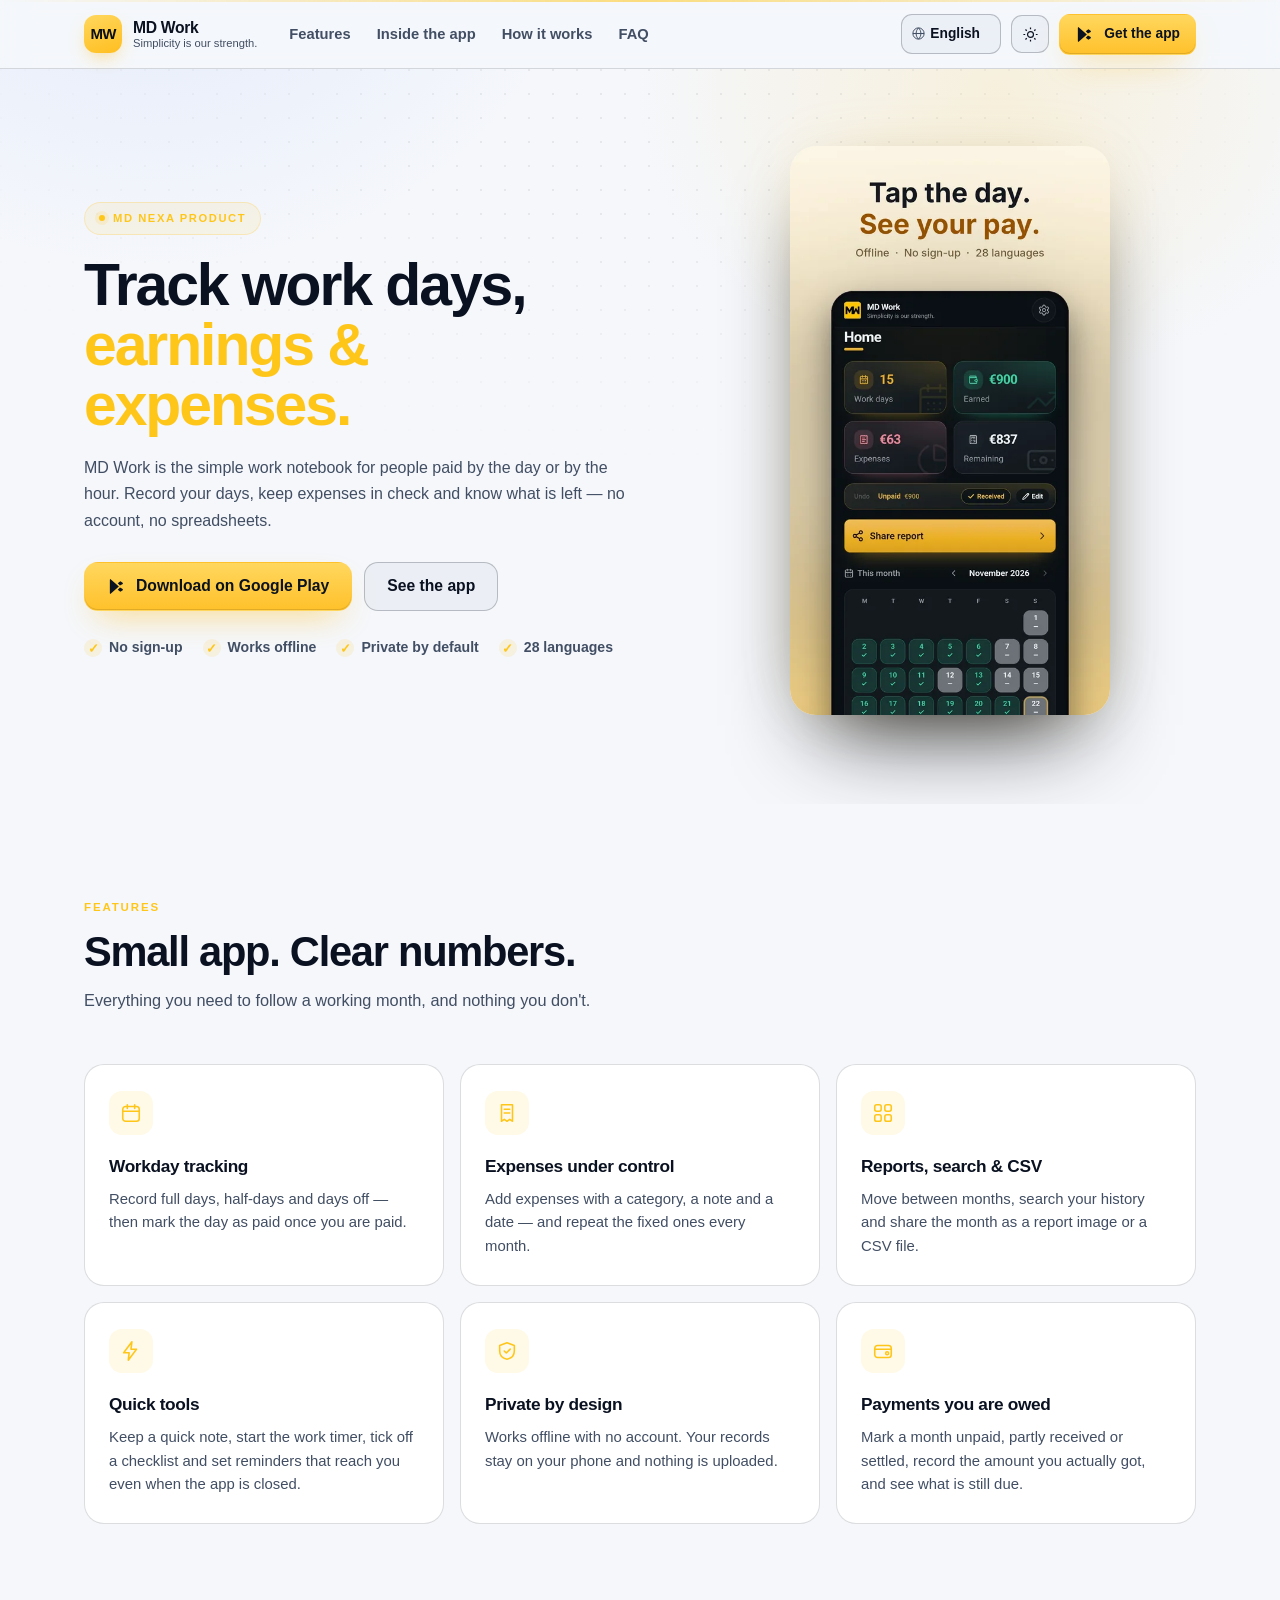
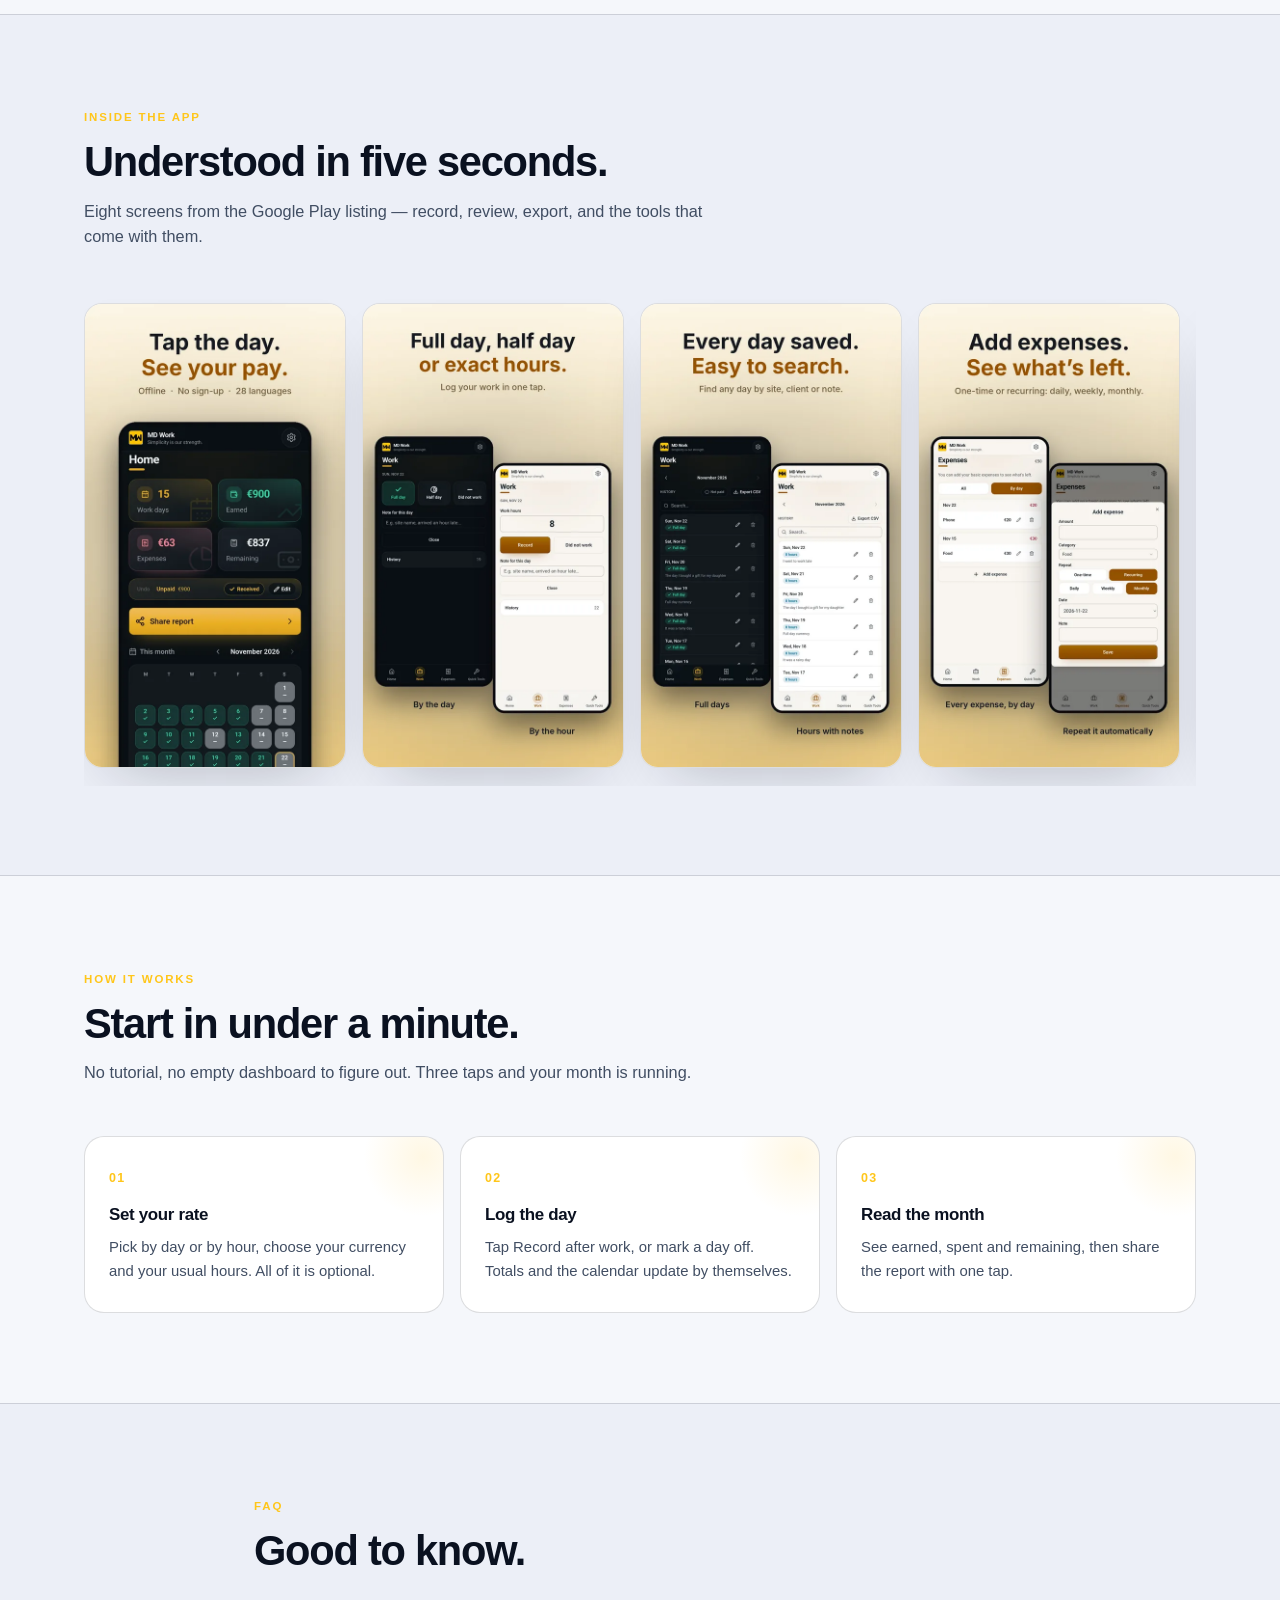
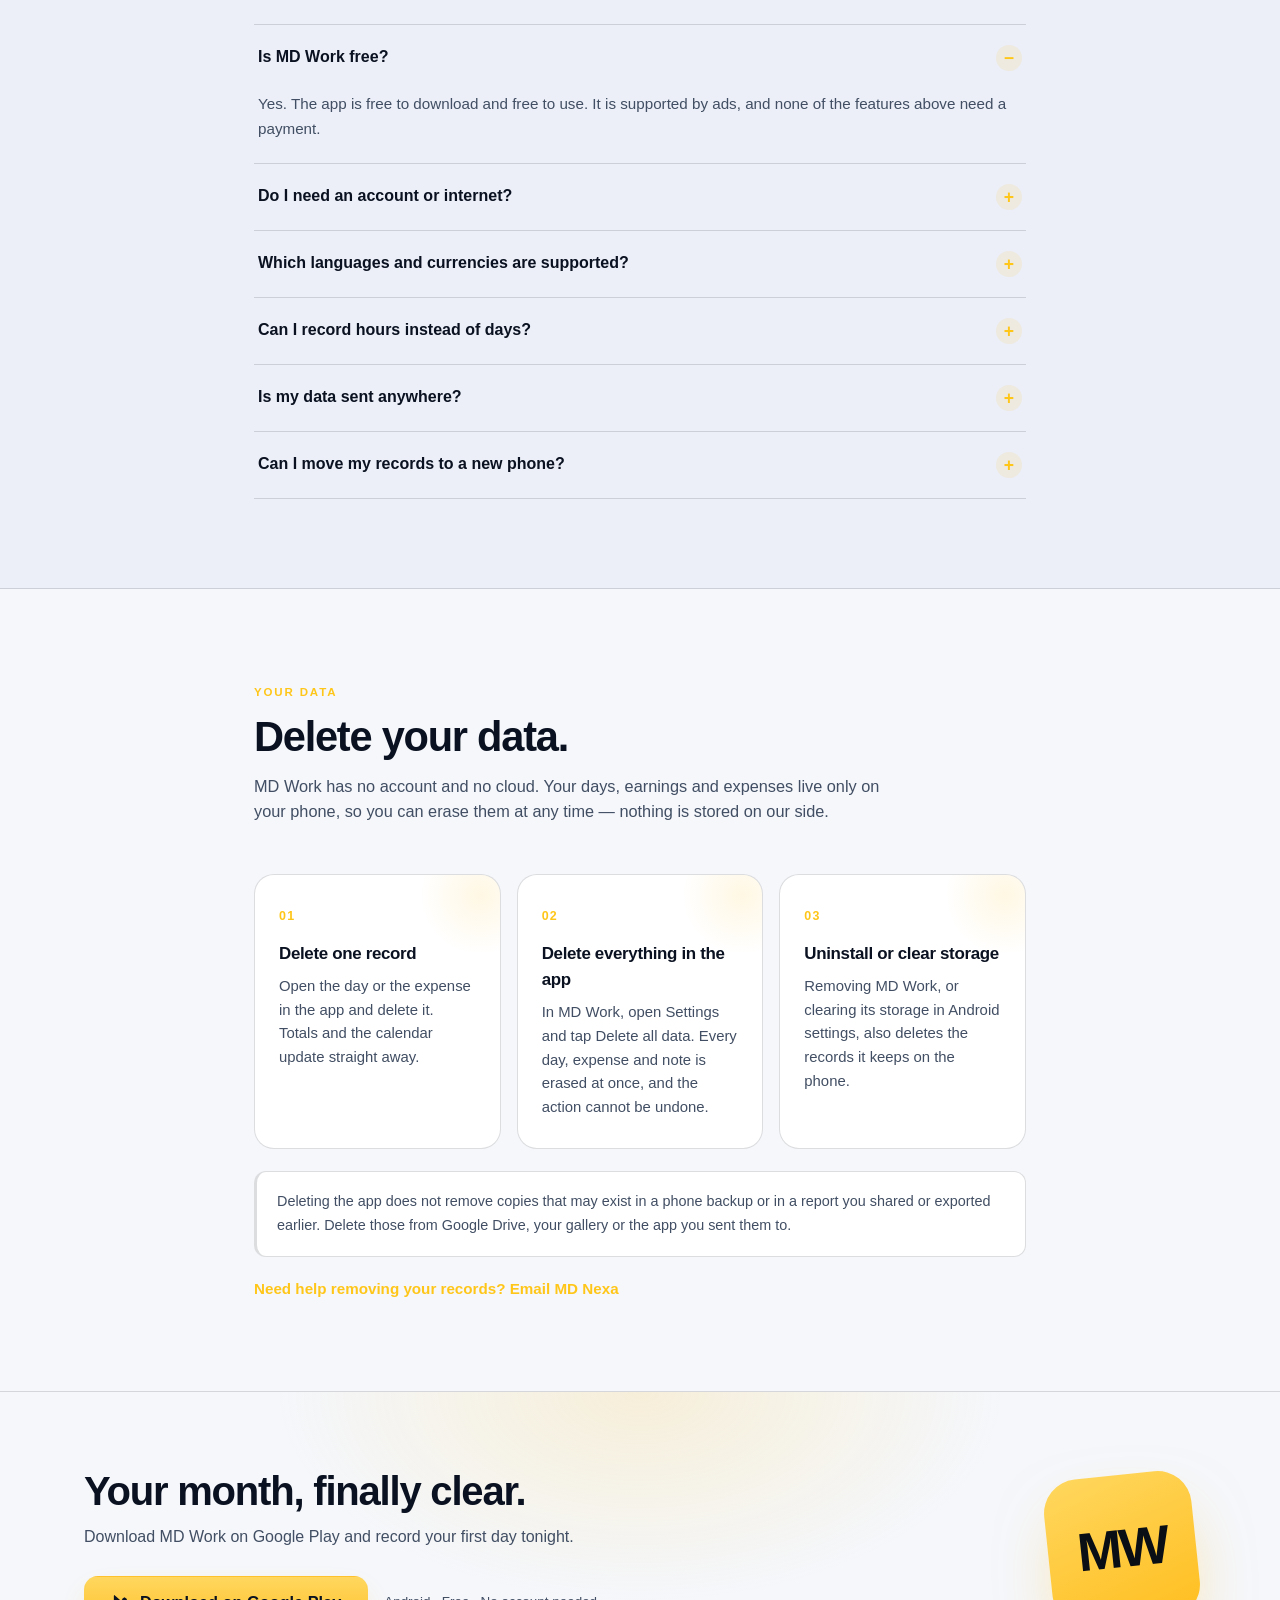
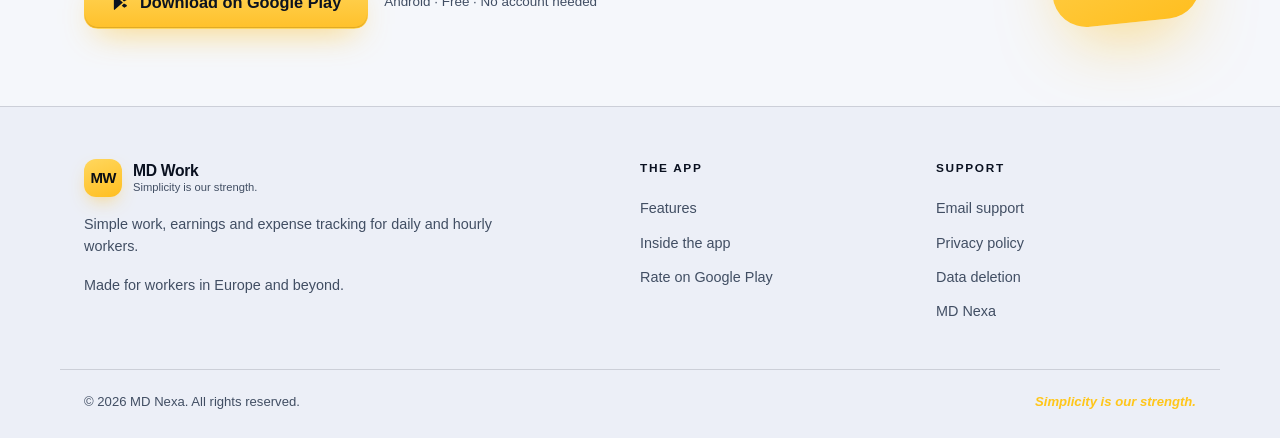
<file: public/index.html>
<!doctype html>
<html lang="en" dir="ltr" data-theme="dark">
<head>  <!-- Google tag (gtag.js) -->
  <script async src="https://www.googletagmanager.com/gtm.js?id=GTM-T6RJDZLR"></script>
  <script>
    window.dataLayer = window.dataLayer || [];
    function gtag(){dataLayer.push(arguments);}
    gtag('js', new Date());
  </script>

<meta charset="utf-8">
<meta name="viewport" content="width=device-width, initial-scale=1">
<title>MD Work — Simple work, earnings &amp; expense tracker | MD Nexa</title>
<meta name="description" content="MD Work is the simple work notebook for daily and hourly workers. Track workdays, earnings and expenses, and know what is left — no account, no cloud. Free on Google Play.">
<meta name="robots" content="index, follow, max-snippet:-1, max-image-preview:large">
<meta name="theme-color" content="#070B12">
<link rel="canonical" href="https://mdnexa9.github.io/Ta7mil11/">
<link rel="alternate" hreflang="en" href="https://mdnexa9.github.io/Ta7mil11/">
<link rel="alternate" hreflang="it" href="https://mdnexa9.github.io/Ta7mil11/it/">
<link rel="alternate" hreflang="fr" href="https://mdnexa9.github.io/Ta7mil11/fr/">
<link rel="alternate" hreflang="de" href="https://mdnexa9.github.io/Ta7mil11/de/">
<link rel="alternate" hreflang="ar" href="https://mdnexa9.github.io/Ta7mil11/ar/">
<link rel="alternate" hreflang="hi" href="https://mdnexa9.github.io/Ta7mil11/hi/">
<link rel="alternate" hreflang="x-default" href="https://mdnexa9.github.io/Ta7mil11/">
<meta property="og:type" content="website">
<meta property="og:site_name" content="MD Work">
<meta property="og:title" content="MD Work — Track work days, earnings &amp; expenses">
<meta property="og:description" content="The simple work notebook for people paid by the day or by the hour. Free on Google Play.">
<meta property="og:url" content="https://mdnexa9.github.io/Ta7mil11/">
<meta property="og:image" content="https://mdnexa9.github.io/Ta7mil11/assets/img/og.png">
<meta property="og:locale" content="en_US">
<meta name="twitter:card" content="summary_large_image">
<meta name="twitter:image" content="https://mdnexa9.github.io/Ta7mil11/assets/img/og.png">
<link rel="icon" href="assets/img/favicon.svg" type="image/svg+xml">
<link rel="apple-touch-icon" href="assets/img/icon-180.png">
<link rel="manifest" href="manifest.webmanifest">
<link rel="stylesheet" href="assets/css/style.css">
<script type="application/ld+json">
{
  "@context": "https://schema.org",
  "@graph": [
    {
      "@type": "SoftwareApplication",
      "@id": "https://mdnexa9.github.io/Ta7mil11/#app",
      "name": "MD Work",
      "alternateName": "MD Work — work days, earnings & expenses",
      "operatingSystem": "Android 7.0 and up",
      "applicationCategory": "ProductivityApplication",
      "applicationSubCategory": "Work hours and expense tracker",
      "url": "https://mdnexa9.github.io/Ta7mil11/",
      "downloadUrl": "https://play.google.com/store/apps/details?id=app.mdwork.notebook",
      "installUrl": "https://play.google.com/store/apps/details?id=app.mdwork.notebook",
      "sameAs": [
        "https://play.google.com/store/apps/details?id=app.mdwork.notebook"
      ],
      "description": "Free Android app that tracks work days, earnings and expenses for people paid by the day or by the hour: day, half-day and hourly records, expenses, payments owed, monthly reports, CSV export and quick tools. No account, no cloud, works offline.",
      "inLanguage": [
        "en",
        "it",
        "fr",
        "de",
        "ar",
        "hi"
      ],
      "isAccessibleForFree": true,
      "featureList": [
        "Workday tracking: full day, half day and days off",
        "Daily or hourly pay with your own rate and currency",
        "Expenses with category, note, date and monthly repeat",
        "Payments owed: unpaid, partly paid and settled",
        "History search and CSV export",
        "Monthly report as an image, CSV or text",
        "Quick tools: notes, timer, checklists, tables and reminders",
        "Backup and restore a local file",
        "Works offline with no account and no cloud",
        "28 languages including Arabic right-to-left"
      ],
      "screenshot": [
        "https://mdnexa9.github.io/Ta7mil11/assets/img/play/01-home.webp",
        "https://mdnexa9.github.io/Ta7mil11/assets/img/play/02-day-hours.webp",
        "https://mdnexa9.github.io/Ta7mil11/assets/img/play/03-history.webp",
        "https://mdnexa9.github.io/Ta7mil11/assets/img/play/04-expenses.webp",
        "https://mdnexa9.github.io/Ta7mil11/assets/img/play/05-quick-tools.webp",
        "https://mdnexa9.github.io/Ta7mil11/assets/img/play/06-lists.webp",
        "https://mdnexa9.github.io/Ta7mil11/assets/img/play/07-languages.webp",
        "https://mdnexa9.github.io/Ta7mil11/assets/img/play/08-reports.webp"
      ],
      "author": {
        "@type": "Organization",
        "name": "MD Nexa",
        "url": "https://play.google.com/store/apps/developer?id=MD+Nexa"
      },
      "publisher": {
        "@id": "https://mdnexa9.github.io/Ta7mil11/#org"
      },
      "offers": {
        "@type": "Offer",
        "price": "0",
        "priceCurrency": "EUR"
      }
    },
    {
      "@type": "Organization",
      "@id": "https://mdnexa9.github.io/Ta7mil11/#org",
      "name": "MD Nexa",
      "url": "https://play.google.com/store/apps/developer?id=MD+Nexa",
      "sameAs": [
        "https://play.google.com/store/apps/details?id=app.mdwork.notebook"
      ]
    },
    {
      "@type": "WebSite",
      "@id": "https://mdnexa9.github.io/Ta7mil11/#site",
      "url": "https://mdnexa9.github.io/Ta7mil11/",
      "name": "MD Work",
      "inLanguage": "en",
      "publisher": {
        "@id": "https://mdnexa9.github.io/Ta7mil11/#org"
      }
    },
    {
      "@type": "FAQPage",
      "@id": "https://mdnexa9.github.io/Ta7mil11/#faq",
      "mainEntity": [
        {
          "@type": "Question",
          "name": "Is MD Work free?",
          "acceptedAnswer": {
            "@type": "Answer",
            "text": "Yes. The app is free to download and free to use. It is supported by ads, and none of its features need a payment."
          }
        },
        {
          "@type": "Question",
          "name": "Do I need an account or internet?",
          "acceptedAnswer": {
            "@type": "Answer",
            "text": "No. There is no sign-up and no login. Your records are stored on your device, so the app works offline."
          }
        },
        {
          "@type": "Question",
          "name": "Which languages and currencies are supported?",
          "acceptedAnswer": {
            "@type": "Answer",
            "text": "The app and its reports are translated into 28 languages, including Arabic with full right-to-left support, and it works with EUR, USD, GBP, TND and AED."
          }
        },
        {
          "@type": "Question",
          "name": "Can I record hours instead of days?",
          "acceptedAnswer": {
            "@type": "Answer",
            "text": "Yes. Switch to by hour in Settings and enter the hours you worked; earnings follow your hourly rate."
          }
        },
        {
          "@type": "Question",
          "name": "Is my data sent anywhere?",
          "acceptedAnswer": {
            "@type": "Answer",
            "text": "No work record leaves your phone. The app does not need an account, and your days and expenses stay local."
          }
        },
        {
          "@type": "Question",
          "name": "Can I move my records to a new phone?",
          "acceptedAnswer": {
            "@type": "Answer",
            "text": "Yes. Export a backup file from the app, keep it somewhere safe, and restore it on the new phone. Without a backup the records stay on the old device."
          }
        }
      ]
    }
  ]
}
</script>
</head>
<body>
<a class="skip" href="#main" data-i18n="a11y.skip">Skip to content</a>

<header class="header">
  <div class="wrap header__inner">
    <a class="brand" href="#top" aria-label="MD Work">
      <span class="brand__mark" aria-hidden="true">MW</span>
      <span class="brand__text">
        <b>MD Work</b>
        <small data-i18n="brand.tag">Simplicity is our strength.</small>
      </span>
    </a>

    <nav class="nav" aria-label="Sections">
      <a href="#features" data-i18n="nav.features">Features</a>
      <a href="#inside" data-i18n="nav.inside">Inside the app</a>
      <a href="#how" data-i18n="nav.how">How it works</a>
      <a href="#faq" data-i18n="nav.faq">FAQ</a>
    </nav>

    <div class="tools">
      <div class="lang">
        <svg class="lang__ico" viewBox="0 0 24 24" aria-hidden="true"><circle cx="12" cy="12" r="9"/><path d="M3 12h18M12 3c2.5 2.4 3.8 5.5 3.8 9S14.5 18.6 12 21c-2.5-2.4-3.8-5.5-3.8-9S9.5 5.4 12 3z"/></svg>
        <label class="sr" for="lang">Language</label>
        <select id="lang" class="lang__select">
          <option value="en">English</option>
          <option value="it">Italiano</option>
          <option value="fr">Français</option>
          <option value="de">Deutsch</option>
          <option value="ar">العربية</option>
          <option value="hi">हिन्दी</option>
        </select>
      </div>
      <button class="iconbtn" id="theme" type="button" aria-pressed="false" title="Theme">
        <svg class="ico-moon" viewBox="0 0 24 24" aria-hidden="true"><path d="M20 14.5A8.5 8.5 0 0 1 9.5 4a8.5 8.5 0 1 0 10.5 10.5z"/></svg>
        <svg class="ico-sun" viewBox="0 0 24 24" aria-hidden="true"><circle cx="12" cy="12" r="4.2"/><path d="M12 2v2.5M12 19.5V22M2 12h2.5M19.5 12H22M4.9 4.9l1.8 1.8M17.3 17.3l1.8 1.8M19.1 4.9l-1.8 1.8M6.7 17.3l-1.8 1.8"/></svg>
      </button>
      <a class="btn btn--primary btn--sm" href="https://play.google.com/store/apps/details?id=app.mdwork.notebook" target="_blank" rel="noopener">
        <svg class="playico" viewBox="0 0 24 24" aria-hidden="true"><path d="M4.2 2.4 15 12 4.2 21.6A2 2 0 0 1 3.6 20V4a2 2 0 0 1 .6-1.6zM16.4 10.8l2.9-1.6c1.1-.6 1.1-1.8 0-2.4l-2.4-1.3L13.6 8l2.8 2.8zM13.6 16l3.3 2.5 2.4-1.3c1.1-.6 1.1-1.8 0-2.4l-2.9-1.6L13.6 16z"/></svg>
        <span data-i18n="nav.download">Get the app</span>
      </a>
    </div>
  </div>
</header>

<main id="main">

  <section class="hero" id="top">
    <div class="hero__bg" aria-hidden="true"></div>
    <div class="wrap hero__grid">
      <div class="hero__copy">
        <span class="pill" data-i18n="hero.badge">MD Nexa product</span>
        <h1>
          <span data-i18n="hero.t1">Track work days,</span>
          <em data-i18n="hero.t2">earnings &amp; expenses.</em>
        </h1>
        <p class="lead" data-i18n="hero.sub">MD Work is the simple work notebook for people paid by the day or by the hour. Record your days, keep expenses in check and know what is left — no account, no spreadsheets.</p>
        <div class="hero__actions">
          <a class="btn btn--primary" href="https://play.google.com/store/apps/details?id=app.mdwork.notebook" target="_blank" rel="noopener">
            <svg class="playico" viewBox="0 0 24 24" aria-hidden="true"><path d="M4.2 2.4 15 12 4.2 21.6A2 2 0 0 1 3.6 20V4a2 2 0 0 1 .6-1.6zM16.4 10.8l2.9-1.6c1.1-.6 1.1-1.8 0-2.4l-2.4-1.3L13.6 8l2.8 2.8zM13.6 16l3.3 2.5 2.4-1.3c1.1-.6 1.1-1.8 0-2.4l-2.9-1.6L13.6 16z"/></svg>
            <span data-i18n="hero.cta">Download on Google Play</span>
          </a>
          <a class="btn btn--ghost" href="#inside" data-i18n="hero.cta2">See the app</a>
        </div>
        <ul class="hero__facts">
          <li data-i18n="hero.p1">No sign-up</li>
          <li data-i18n="hero.p2">Works offline</li>
          <li data-i18n="hero.p3">Private by default</li>
          <li data-i18n="hero.p4">28 languages</li>
        </ul>
      </div>

      <div class="hero__art">
        <figure class="shot shot--hero">
          <img
            src="assets/img/play/01-home.webp"
            srcset="assets/img/play/01-home-540.webp 540w, assets/img/play/01-home.webp 1080w"
            sizes="(max-width: 1040px) 74vw, 320px"
            width="1080" height="1920"
            alt="MD Work home screen for November 2026: 15 work days, €900 earned, €63 expenses and €837 remaining, above the month calendar and the paid-day bar."
            fetchpriority="high" decoding="async">
        </figure>
      </div>
    </div>
  </section>

  <section class="section" id="features">
    <div class="wrap">
      <header class="shead">
        <span class="kicker" data-i18n="features.kicker">Features</span>
        <h2 data-i18n="features.title">Small app. Clear numbers.</h2>
        <p data-i18n="features.sub">Everything you need to follow a working month, and nothing you don't.</p>
      </header>

      <div class="cards">
        <article class="card">
          <span class="card__ico"><svg viewBox="0 0 24 24" aria-hidden="true"><rect x="3" y="5" width="18" height="16" rx="3"/><path d="M8 3v4M16 3v4M3 10h18"/></svg></span>
          <h3 data-i18n="f1.t">Workday tracking</h3>
          <p data-i18n="f1.d">Record full days, half-days and days off — then mark the day as paid once you are paid.</p>
        </article>
        <article class="card">
          <span class="card__ico"><svg viewBox="0 0 24 24" aria-hidden="true"><path d="M6 3h12v18l-3-2-3 2-3-2-3 2z"/><path d="M9 8h6M9 12h6"/></svg></span>
          <h3 data-i18n="f3.t">Expenses under control</h3>
          <p data-i18n="f3.d">Add expenses with a category, a note and a date — and repeat the fixed ones every month.</p>
        </article>
        <article class="card">
          <span class="card__ico"><svg viewBox="0 0 24 24" aria-hidden="true"><rect x="3" y="3" width="7" height="7" rx="2"/><rect x="14" y="3" width="7" height="7" rx="2"/><rect x="3" y="14" width="7" height="7" rx="2"/><rect x="14" y="14" width="7" height="7" rx="2"/></svg></span>
          <h3 data-i18n="f4.t">Reports, search &amp; CSV</h3>
          <p data-i18n="f4.d">Move between months, search your history and share the month as a report image or a CSV file.</p>
        </article>
        <article class="card">
          <span class="card__ico"><svg viewBox="0 0 24 24" aria-hidden="true"><path d="M13 2 4 14h6l-1 8 9-12h-6z"/></svg></span>
          <h3 data-i18n="f5.t">Quick tools</h3>
          <p data-i18n="f5.d">Keep a quick note, start the work timer, tick off a checklist and set reminders that reach you even when the app is closed.</p>
        </article>
        <article class="card">
          <span class="card__ico"><svg viewBox="0 0 24 24" aria-hidden="true"><path d="M12 3l8 3v6c0 5-3.5 8-8 9-4.5-1-8-4-8-9V6z"/><path d="M9 12l2.2 2.2L15.5 10"/></svg></span>
          <h3 data-i18n="f6.t">Private by design</h3>
          <p data-i18n="f6.d">Works offline with no account. Your records stay on your phone and nothing is uploaded.</p>
        </article>
        <article class="card">
          <span class="card__ico"><svg viewBox="0 0 24 24" aria-hidden="true"><rect x="3" y="6" width="18" height="13" rx="3"/><path d="M3 10h18"/><circle cx="16.5" cy="14.5" r="1.6"/></svg></span>
          <h3 data-i18n="f7.t">Payments you are owed</h3>
          <p data-i18n="f7.d">Mark a month unpaid, partly received or settled, record the amount you actually got, and see what is still due.</p>
        </article>
      </div>
    </div>
  </section>

  <section class="section section--alt" id="inside">
    <div class="wrap">
      <header class="shead">
        <span class="kicker" data-i18n="inside.kicker">Inside the app</span>
        <h2 data-i18n="inside.title">Understood in five seconds.</h2>
        <p data-i18n="inside.sub">Three screens do the whole job — record, review and export, nothing to configure first.</p>
      </header>

      <ul class="shots">
        <li>
          <img
            src="assets/img/play/01-home-540.webp"
            srcset="assets/img/play/01-home-540.webp 540w, assets/img/play/01-home.webp 1080w"
            sizes="(max-width: 640px) 74vw, 262px"
            width="540" height="960" loading="lazy" decoding="async"
            alt="MD Work home screen for November 2026: 15 work days, €900 earned, €63 expenses and €837 remaining, above the month calendar and the paid-day bar.">
        </li>
        <li>
          <img
            src="assets/img/play/02-day-hours-540.webp"
            srcset="assets/img/play/02-day-hours-540.webp 540w, assets/img/play/02-day-hours.webp 1080w"
            sizes="(max-width: 640px) 74vw, 262px"
            width="540" height="960" loading="lazy" decoding="async"
            alt="By the day or by the hour: record a full day, a half day or the exact hours you worked, with an optional note.">
        </li>
        <li>
          <img
            src="assets/img/play/03-history-540.webp"
            srcset="assets/img/play/03-history-540.webp 540w, assets/img/play/03-history.webp 1080w"
            sizes="(max-width: 640px) 74vw, 262px"
            width="540" height="960" loading="lazy" decoding="async"
            alt="Work history listing every day of the month with its hours, a search field and an Export CSV button.">
        </li>
        <li>
          <img
            src="assets/img/play/04-expenses-540.webp"
            srcset="assets/img/play/04-expenses-540.webp 540w, assets/img/play/04-expenses.webp 1080w"
            sizes="(max-width: 640px) 74vw, 262px"
            width="540" height="960" loading="lazy" decoding="async"
            alt="The month expense list next to the Add expense sheet: amount, category, one-time or recurring, date and note.">
        </li>
        <li>
          <img
            src="assets/img/play/05-quick-tools-540.webp"
            srcset="assets/img/play/05-quick-tools-540.webp 540w, assets/img/play/05-quick-tools.webp 1080w"
            sizes="(max-width: 640px) 74vw, 262px"
            width="540" height="960" loading="lazy" decoding="async"
            alt="Quick Tools screen with Quick Note, the work Timer and a Checklist built into the app.">
        </li>
        <li>
          <img
            src="assets/img/play/06-lists-540.webp"
            srcset="assets/img/play/06-lists-540.webp 540w, assets/img/play/06-lists.webp 1080w"
            sizes="(max-width: 640px) 74vw, 262px"
            width="540" height="960" loading="lazy" decoding="async"
            alt="Checklists with a progress bar and tables with totals, kept next to the work log.">
        </li>
        <li>
          <img
            src="assets/img/play/07-languages-540.webp"
            srcset="assets/img/play/07-languages-540.webp 540w, assets/img/play/07-languages.webp 1080w"
            sizes="(max-width: 640px) 74vw, 262px"
            width="540" height="960" loading="lazy" decoding="async"
            alt="28 languages and the full currency list, with settings for rate, working hours and reminders.">
        </li>
        <li>
          <img
            src="assets/img/play/08-reports-540.webp"
            srcset="assets/img/play/08-reports-540.webp 540w, assets/img/play/08-reports.webp 1080w"
            sizes="(max-width: 640px) 74vw, 262px"
            width="540" height="960" loading="lazy" decoding="async"
            alt="Monthly summary and work-hours report that can be shared as an image, a CSV file or text, plus a price list.">
        </li>
      </ul>
    </div>
  </section>

  <section class="section" id="how">
    <div class="wrap">
      <header class="shead">
        <span class="kicker" data-i18n="how.kicker">How it works</span>
        <h2 data-i18n="how.title">Start in under a minute.</h2>
        <p data-i18n="how.sub">No tutorial, no empty dashboard to figure out. Three taps and your month is running.</p>
      </header>
      <ol class="steps">
        <li class="step">
          <span class="step__num">01</span>
          <h3 data-i18n="st1.t">Set your rate</h3>
          <p data-i18n="st1.d">Pick by day or by hour, choose your currency and your usual hours. All of it is optional.</p>
        </li>
        <li class="step">
          <span class="step__num">02</span>
          <h3 data-i18n="st2.t">Log the day</h3>
          <p data-i18n="st2.d">Tap Record after work, or mark a day off. Totals and the calendar update by themselves.</p>
        </li>
        <li class="step">
          <span class="step__num">03</span>
          <h3 data-i18n="st3.t">Read the month</h3>
          <p data-i18n="st3.d">See earned, spent and remaining, then share the report with one tap.</p>
        </li>
      </ol>
    </div>
  </section>

  <section class="section section--alt" id="faq">
    <div class="wrap wrap--narrow">
      <header class="shead">
        <span class="kicker" data-i18n="faq.kicker">FAQ</span>
        <h2 data-i18n="faq.title">Good to know.</h2>
      </header>
      <div class="faq">
        <details class="qa" open>
          <summary data-i18n="fa1.q">Is MD Work free?</summary>
          <p data-i18n="fa1.a">Yes. The app is free to download and free to use. It is supported by ads, and none of the features above need a payment.</p>
        </details>
        <details class="qa">
          <summary data-i18n="fa2.q">Do I need an account or internet?</summary>
          <p data-i18n="fa2.a">No. There is no sign-up and no login. Your records are stored on your device, so the app works offline.</p>
        </details>
        <details class="qa">
          <summary data-i18n="fa3.q">Which languages and currencies are supported?</summary>
          <p data-i18n="fa3.a">The app and its reports are translated into 28 languages, including Arabic with full right-to-left support, and it works with EUR, USD, GBP, TND and AED.</p>
        </details>
        <details class="qa">
          <summary data-i18n="fa4.q">Can I record hours instead of days?</summary>
          <p data-i18n="fa4.a">Yes. Switch to “By hour” in Settings and enter the hours you worked; earnings follow your hourly rate.</p>
        </details>
        <details class="qa">
          <summary data-i18n="fa6.q">Is my data sent anywhere?</summary>
          <p data-i18n="fa6.a">No work record leaves your phone. The app does not need an account, and your days and expenses stay local.</p>
        </details>
        <details class="qa">
          <summary data-i18n="fa7.q">Can I move my records to a new phone?</summary>
          <p data-i18n="fa7.a">Yes. Export a backup file from the app, keep it somewhere safe, and restore it on the new phone. Without a backup, records stay on the old device only.</p>
        </details>
      </div>
    </div>
  </section>

  <section class="section" id="delete-data">
    <div class="wrap wrap--narrow">
      <header class="shead">
        <span class="kicker" data-i18n="del.kicker">Your data</span>
        <h2 data-i18n="del.title">Delete your data.</h2>
        <p data-i18n="del.sub">MD Work has no account and no cloud. Your days, earnings and expenses live only on your phone, so you can erase them at any time — nothing is stored on our side.</p>
      </header>
      <ol class="steps">
        <li class="step">
          <span class="step__num">01</span>
          <h3 data-i18n="del.s1t">Delete one record</h3>
          <p data-i18n="del.s1d">Open the day or the expense in the app and delete it. Totals and the calendar update straight away.</p>
        </li>
        <li class="step">
          <span class="step__num">02</span>
          <h3 data-i18n="del.s2t">Delete everything in the app</h3>
          <p data-i18n="del.s2d">In MD Work, open Settings and tap Delete all data. Every day, expense and note is erased at once, and the action cannot be undone.</p>
        </li>
        <li class="step">
          <span class="step__num">03</span>
          <h3 data-i18n="del.s3t">Uninstall or clear storage</h3>
          <p data-i18n="del.s3d">Removing MD Work, or clearing its storage in Android settings, also deletes the records it keeps on the phone.</p>
        </li>
      </ol>
      <p class="delnote" data-i18n="del.note">Deleting the app does not remove copies that may exist in a phone backup or in a report you shared or exported earlier. Delete those from Google Drive, your gallery or the app you sent them to.</p>
      <a class="delmail" href="mailto:mdnexa9@gmail.com?subject=MD%20Work%20data%20deletion%20request" data-i18n="del.mail">Need help removing your records? Email MD Nexa</a>
    </div>
  </section>

  <section class="cta" id="download">
    <div class="wrap cta__inner">
      <div class="cta__copy">
        <h2 data-i18n="cta.title">Your month, finally clear.</h2>
        <p data-i18n="cta.sub">Download MD Work on Google Play and record your first day tonight.</p>
        <div class="cta__actions">
          <a class="btn btn--primary btn--lg" href="https://play.google.com/store/apps/details?id=app.mdwork.notebook" target="_blank" rel="noopener">
            <svg class="playico" viewBox="0 0 24 24" aria-hidden="true"><path d="M4.2 2.4 15 12 4.2 21.6A2 2 0 0 1 3.6 20V4a2 2 0 0 1 .6-1.6zM16.4 10.8l2.9-1.6c1.1-.6 1.1-1.8 0-2.4l-2.4-1.3L13.6 8l2.8 2.8zM13.6 16l3.3 2.5 2.4-1.3c1.1-.6 1.1-1.8 0-2.4l-2.9-1.6L13.6 16z"/></svg>
            <span data-i18n="cta.btn">Download on Google Play</span>
          </a>
          <span class="cta__note" data-i18n="cta.note">Android · Free · No account needed</span>
        </div>
      </div>
      <div class="cta__badge" aria-hidden="true"><span class="brand__mark brand__mark--xl">MW</span></div>
    </div>
  </section>

</main>

<footer class="footer">
  <div class="wrap footer__grid">
    <div class="footer__brand">
      <a class="brand" href="#top">
        <span class="brand__mark" aria-hidden="true">MW</span>
        <span class="brand__text"><b>MD Work</b><small data-i18n="brand.tag">Simplicity is our strength.</small></span>
      </a>
      <p data-i18n="footer.about">Simple work, earnings and expense tracking for daily and hourly workers.</p>
      <p class="footer__made" data-i18n="footer.made">Made for workers in Europe and beyond.</p>
    </div>
    <nav class="footer__col" aria-label="App">
      <h3 data-i18n="footer.app">The app</h3>
      <a href="#features" data-i18n="nav.features">Features</a>
      <a href="#inside" data-i18n="nav.inside">Inside the app</a>
      <a href="https://play.google.com/store/apps/details?id=app.mdwork.notebook" target="_blank" rel="noopener" data-i18n="footer.rate">Rate on Google Play</a>
    </nav>
    <nav class="footer__col" aria-label="Support">
      <h3 data-i18n="footer.support">Support</h3>
      <a href="mailto:mdnexa9@gmail.com" data-i18n="footer.email">Email support</a>
      <a href="https://mdworkprivacypolicy.vercel.app/" target="_blank" rel="noopener" data-i18n="footer.privacy">Privacy policy</a>
      <a href="#delete-data" data-i18n="nav.delete">Data deletion</a>
      <a href="https://play.google.com/store/apps/developer?id=MD+Nexa" target="_blank" rel="noopener">MD Nexa</a>
    </nav>
  </div>
  <div class="wrap footer__bottom">
    <span data-i18n="footer.rights">© 2026 MD Nexa. All rights reserved.</span>
    <span class="footer__tag" data-i18n="footer.tag">Simplicity is our strength.</span>
  </div>
</footer>

<div class="stickybar" id="stickybar" hidden>
  <div class="stickybar__txt">
    <b>MD Work</b>
    <small data-i18n="cta.note">Android · Free · No account needed</small>
  </div>
  <a class="btn btn--primary btn--sm" href="https://play.google.com/store/apps/details?id=app.mdwork.notebook" target="_blank" rel="noopener" data-i18n="nav.download">Get the app</a>
</div>

<script src="assets/js/i18n/en.js" defer></script>
<script src="assets/js/app.js" defer></script>
<script>
(function () {
  document.addEventListener('click', function (e) {
    var t = e.target;
    if (!t || !t.closest) return;
    var a = t.closest('a[href*="play.google.com"]');
    if (!a) return;
    var m = a.href.match(/id=([A-Za-z0-9_.]+)/);
    if (typeof gtag === 'function') {
      gtag('event', 'play_click', {
        link_url: a.href,
        app_id: m ? m[1] : '',
        page_path: location.pathname
      });
    }
  }, true);
})();
</script>
</body>
</html>
</file>
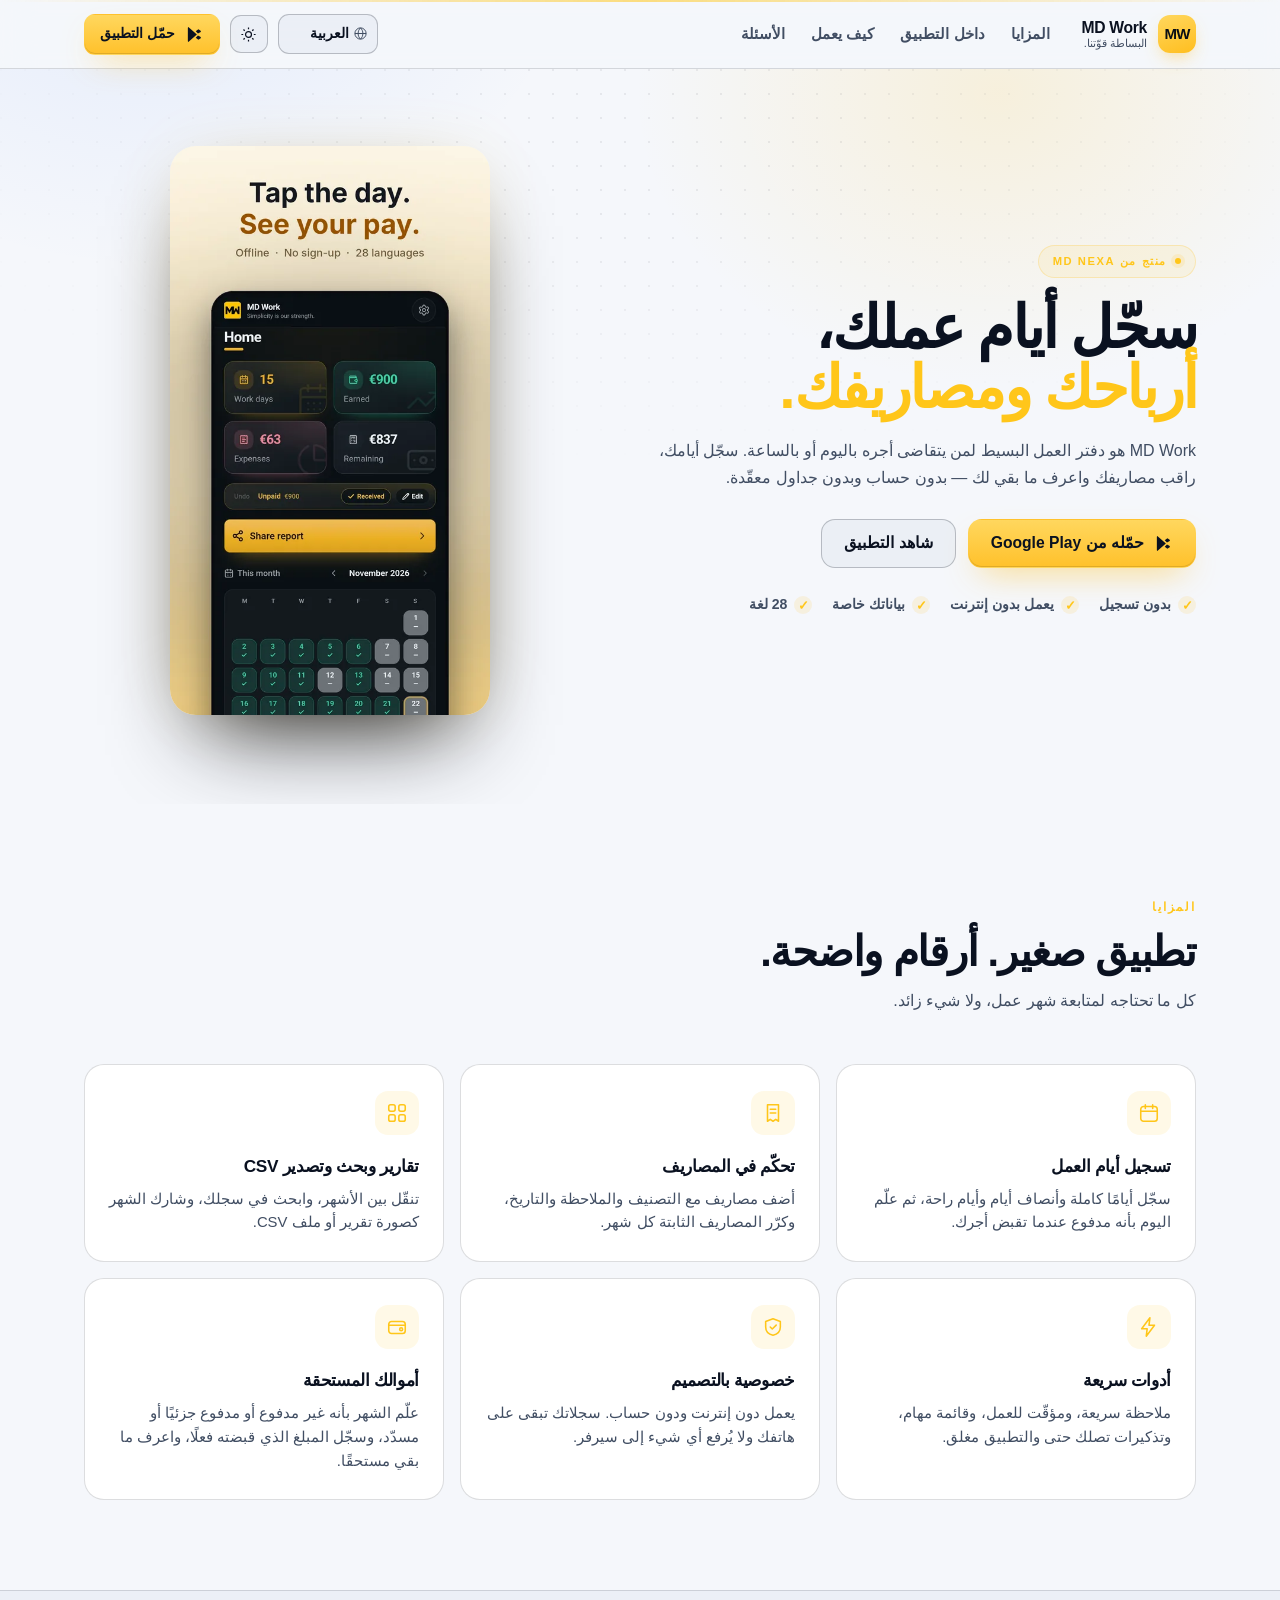
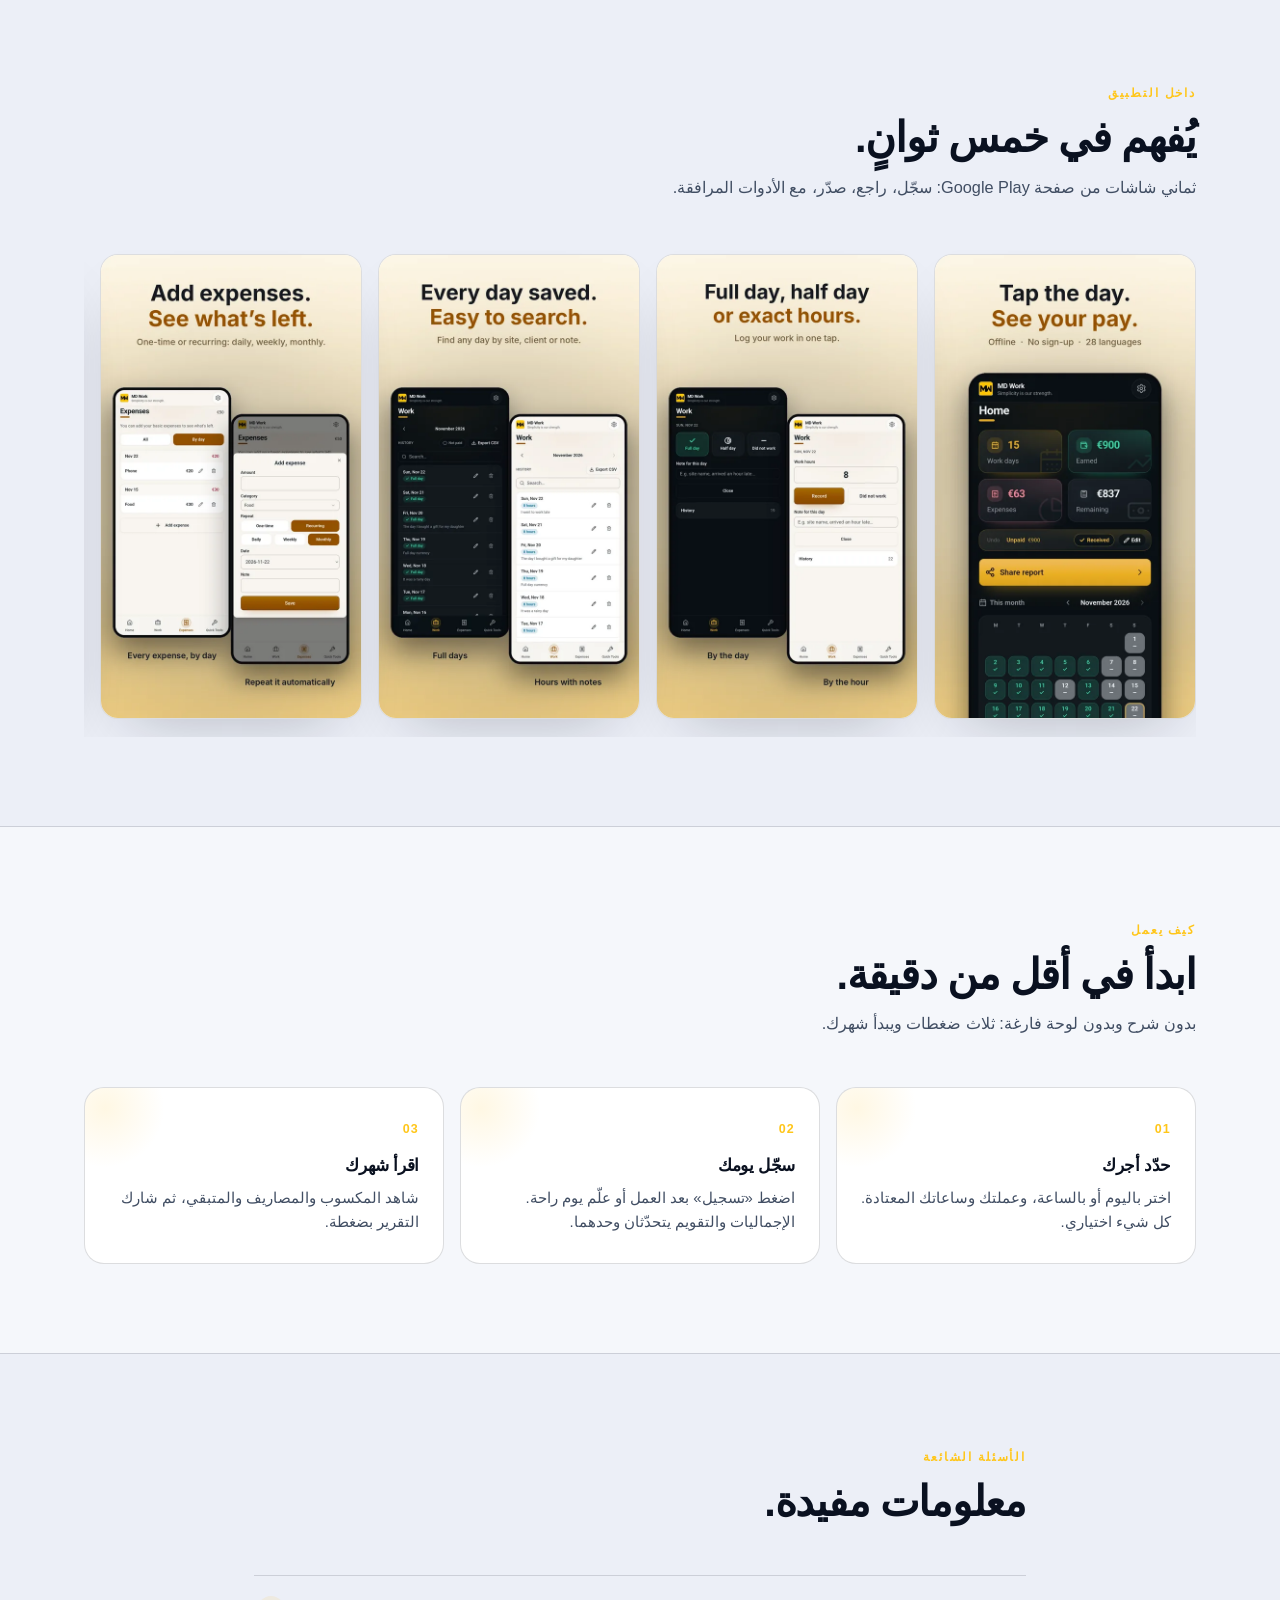
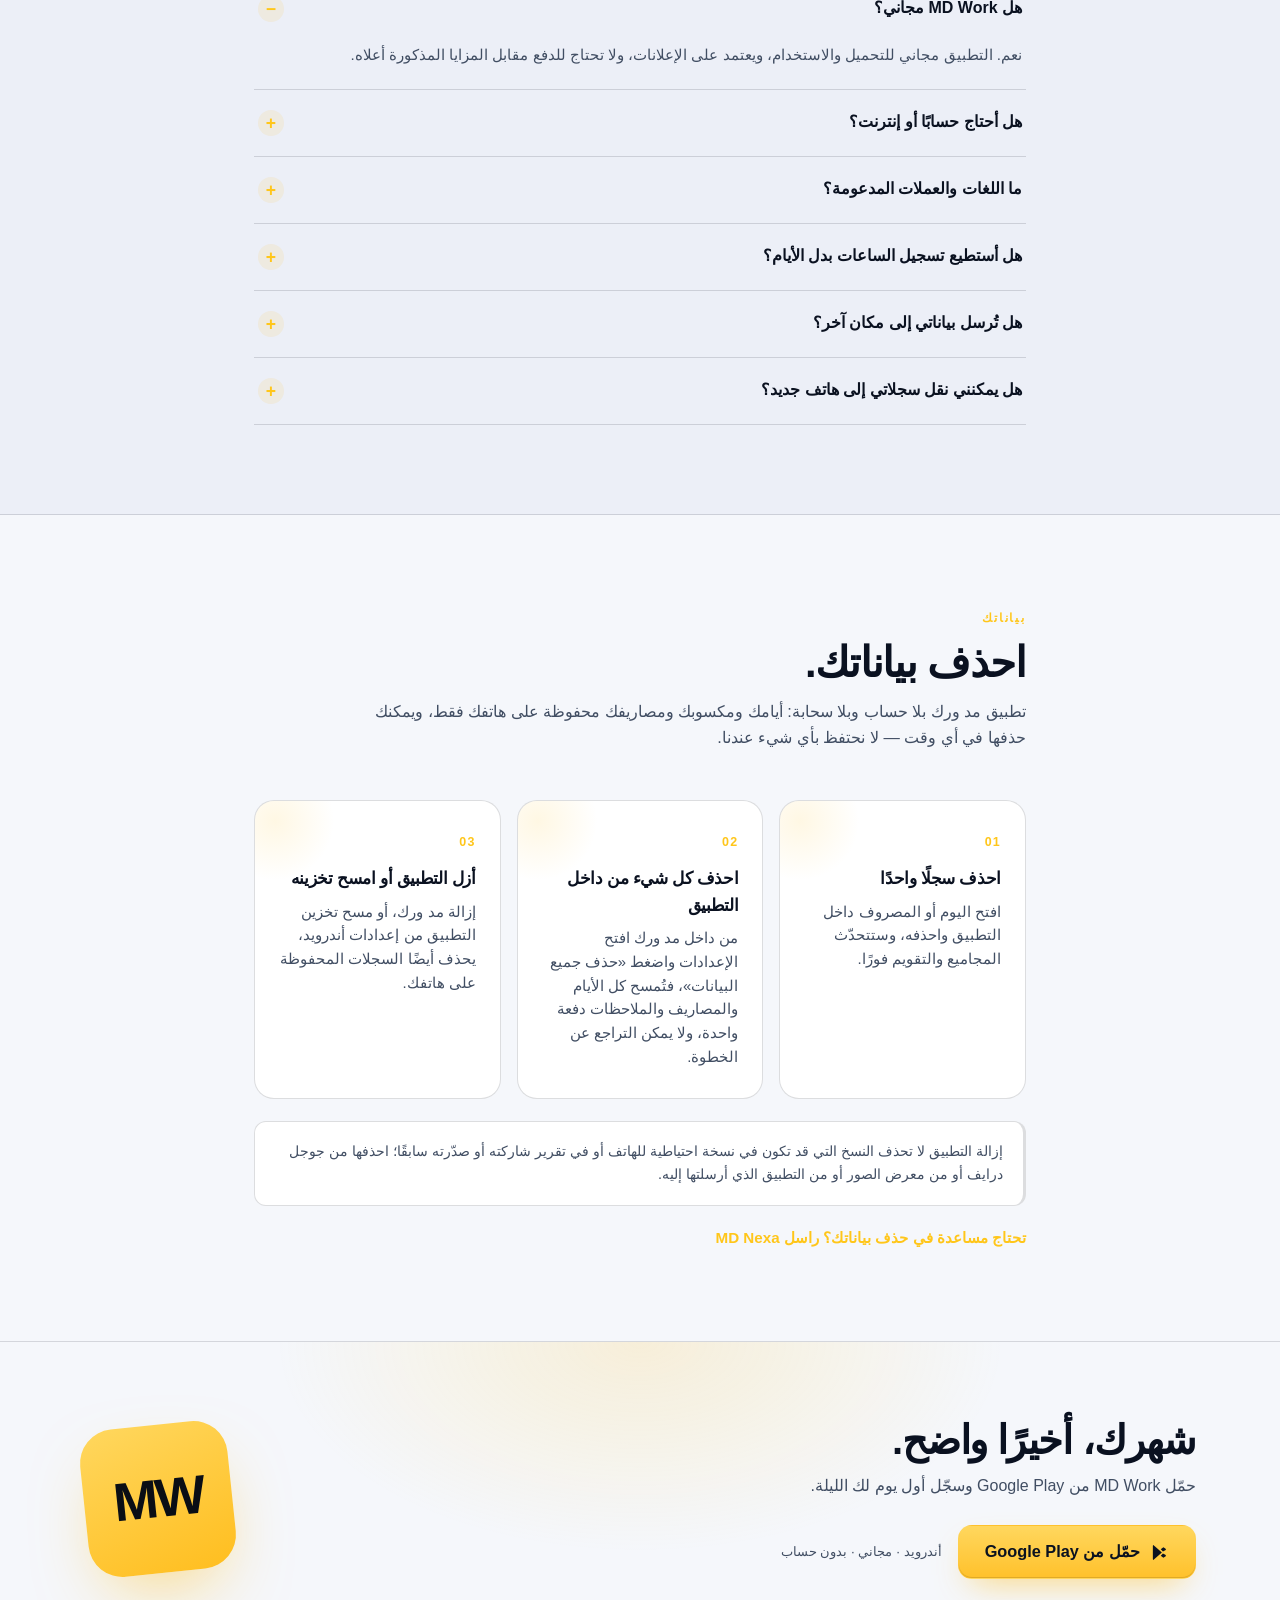
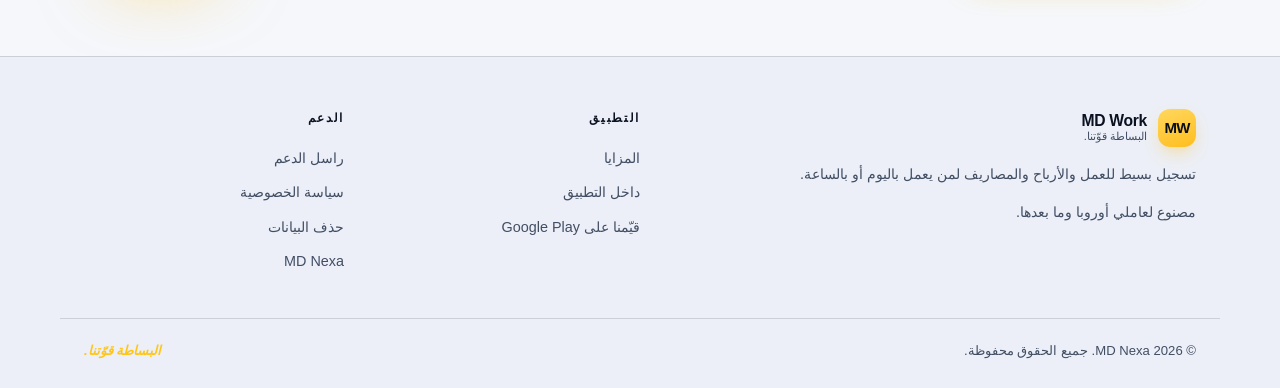
<file: public/ar/index.html>
<!doctype html>
<html lang="ar" dir="rtl" data-theme="dark" data-base="../">
<head>  <!-- Google tag (gtag.js) -->
  <script async src="https://www.googletagmanager.com/gtm.js?id=GTM-T6RJDZLR"></script>
  <script>
    window.dataLayer = window.dataLayer || [];
    function gtag(){dataLayer.push(arguments);}
    gtag('js', new Date());
  </script>

<meta charset="utf-8">
<meta name="viewport" content="width=device-width, initial-scale=1">
<title>MD Work — تطبيق تسجيل أيام العمل والأرباح والمصاريف</title>
<meta name="description" content="MD Work يسجّل أيام العمل والساعات والأرباح والمصاريف، فتعرف ما تبقّى في نهاية الشهر. مجاني على Google Play، ويعمل دون إنترنت ودون حساب.">
<meta name="robots" content="index, follow, max-snippet:-1, max-image-preview:large">
<meta name="theme-color" content="#070B12">
<link rel="canonical" href="https://mdnexa9.github.io/Ta7mil11/ar/">
<link rel="alternate" hreflang="en" href="https://mdnexa9.github.io/Ta7mil11/">
<link rel="alternate" hreflang="it" href="https://mdnexa9.github.io/Ta7mil11/it/">
<link rel="alternate" hreflang="fr" href="https://mdnexa9.github.io/Ta7mil11/fr/">
<link rel="alternate" hreflang="de" href="https://mdnexa9.github.io/Ta7mil11/de/">
<link rel="alternate" hreflang="ar" href="https://mdnexa9.github.io/Ta7mil11/ar/">
<link rel="alternate" hreflang="hi" href="https://mdnexa9.github.io/Ta7mil11/hi/">
<link rel="alternate" hreflang="x-default" href="https://mdnexa9.github.io/Ta7mil11/">
<meta property="og:type" content="website">
<meta property="og:site_name" content="MD Work">
<meta property="og:title" content="MD Work — تطبيق تسجيل أيام العمل والأرباح والمصاريف">
<meta property="og:description" content="MD Work يسجّل أيام العمل والساعات والأرباح والمصاريف، فتعرف ما تبقّى في نهاية الشهر. مجاني على Google Play، ويعمل دون إنترنت ودون حساب.">
<meta property="og:url" content="https://mdnexa9.github.io/Ta7mil11/ar/">
<meta property="og:image" content="https://mdnexa9.github.io/Ta7mil11/assets/img/og.png">
<meta property="og:locale" content="ar_AR">
<meta name="twitter:card" content="summary_large_image">
<meta name="twitter:image" content="https://mdnexa9.github.io/Ta7mil11/assets/img/og.png">
<link rel="icon" href="../assets/img/favicon.svg" type="image/svg+xml">
<link rel="apple-touch-icon" href="../assets/img/icon-180.png">
<link rel="manifest" href="../manifest.webmanifest">
<link rel="stylesheet" href="../assets/css/style.css">
<script type="application/ld+json">
{
  "@context": "https://schema.org",
  "@graph": [
    {
      "@type": "SoftwareApplication",
      "@id": "https://mdnexa9.github.io/Ta7mil11/ar/#app",
      "name": "MD Work",
      "operatingSystem": "Android 7.0 and up",
      "applicationCategory": "ProductivityApplication",
      "applicationSubCategory": "Work hours and expense tracker",
      "url": "https://mdnexa9.github.io/Ta7mil11/ar/",
      "downloadUrl": "https://play.google.com/store/apps/details?id=app.mdwork.notebook",
      "installUrl": "https://play.google.com/store/apps/details?id=app.mdwork.notebook",
      "sameAs": [
        "https://play.google.com/store/apps/details?id=app.mdwork.notebook"
      ],
      "description": "MD Work هو دفتر العمل البسيط لمن يتقاضى أجره باليوم أو بالساعة. سجّل أيامك، راقب مصاريفك واعرف ما بقي لك — بدون حساب وبدون جداول معقّدة.",
      "inLanguage": [
        "ar"
      ],
      "isAccessibleForFree": true,
      "screenshot": [
        "https://mdnexa9.github.io/Ta7mil11/assets/img/play/01-home.webp",
        "https://mdnexa9.github.io/Ta7mil11/assets/img/play/02-day-hours.webp",
        "https://mdnexa9.github.io/Ta7mil11/assets/img/play/03-history.webp",
        "https://mdnexa9.github.io/Ta7mil11/assets/img/play/04-expenses.webp",
        "https://mdnexa9.github.io/Ta7mil11/assets/img/play/05-quick-tools.webp",
        "https://mdnexa9.github.io/Ta7mil11/assets/img/play/06-lists.webp",
        "https://mdnexa9.github.io/Ta7mil11/assets/img/play/07-languages.webp",
        "https://mdnexa9.github.io/Ta7mil11/assets/img/play/08-reports.webp"
      ],
      "author": {
        "@type": "Organization",
        "name": "MD Nexa",
        "url": "https://play.google.com/store/apps/developer?id=MD+Nexa"
      },
      "publisher": {
        "@id": "https://mdnexa9.github.io/Ta7mil11/#org"
      },
      "offers": {
        "@type": "Offer",
        "price": "0",
        "priceCurrency": "EUR"
      }
    },
    {
      "@type": "Organization",
      "@id": "https://mdnexa9.github.io/Ta7mil11/#org",
      "name": "MD Nexa",
      "url": "https://play.google.com/store/apps/developer?id=MD+Nexa",
      "sameAs": [
        "https://play.google.com/store/apps/details?id=app.mdwork.notebook"
      ]
    },
    {
      "@type": "WebSite",
      "@id": "https://mdnexa9.github.io/Ta7mil11/#site",
      "url": "https://mdnexa9.github.io/Ta7mil11/",
      "name": "MD Work",
      "inLanguage": "en",
      "publisher": {
        "@id": "https://mdnexa9.github.io/Ta7mil11/#org"
      }
    },
    {
      "@type": "FAQPage",
      "@id": "https://mdnexa9.github.io/Ta7mil11/ar/#faq",
      "mainEntity": [
        {
          "@type": "Question",
          "name": "هل MD Work مجاني؟",
          "acceptedAnswer": {
            "@type": "Answer",
            "text": "نعم. التطبيق مجاني للتحميل والاستخدام، ويعتمد على الإعلانات، ولا تحتاج للدفع مقابل المزايا المذكورة أعلاه."
          }
        },
        {
          "@type": "Question",
          "name": "هل أحتاج حسابًا أو إنترنت؟",
          "acceptedAnswer": {
            "@type": "Answer",
            "text": "لا. لا يوجد تسجيل ولا دخول. سجلاتك محفوظة في جهازك، لذلك يعمل التطبيق بدون إنترنت."
          }
        },
        {
          "@type": "Question",
          "name": "ما اللغات والعملات المدعومة؟",
          "acceptedAnswer": {
            "@type": "Answer",
            "text": "التطبيق وتقاريره مترجمة إلى 28 لغة، منها العربية بدعم كامل من اليمين إلى اليسار، ويعمل باليورو والدولار والجنيه الإسترليني والدينار التونسي والدرهم."
          }
        },
        {
          "@type": "Question",
          "name": "هل أستطيع تسجيل الساعات بدل الأيام؟",
          "acceptedAnswer": {
            "@type": "Answer",
            "text": "نعم. اختر «بالساعة» في الإعدادات وأدخل ساعات العمل، ويُحسب الأجر حسب أجر الساعة."
          }
        },
        {
          "@type": "Question",
          "name": "هل تُرسل بياناتي إلى مكان آخر؟",
          "acceptedAnswer": {
            "@type": "Answer",
            "text": "لا تخرج سجلات عملك من هاتفك. التطبيق لا يحتاج حسابًا وأيامك ومصاريفك تبقى محلية."
          }
        },
        {
          "@type": "Question",
          "name": "هل يمكنني نقل سجلاتي إلى هاتف جديد؟",
          "acceptedAnswer": {
            "@type": "Answer",
            "text": "نعم. صدّر نسخة احتياطية من التطبيق واحفظها في مكان آمن ثم استعدها على الهاتف الجديد. بدون نسخة احتياطية تبقى السجلات على الجهاز القديم فقط."
          }
        }
      ]
    }
  ]
}
</script>
</head>
<body>
<a class="skip" href="#main" data-i18n="a11y.skip">تخطَّ إلى المحتوى</a>

<header class="header">
  <div class="wrap header__inner">
    <a class="brand" href="#top" aria-label="MD Work">
      <span class="brand__mark" aria-hidden="true">MW</span>
      <span class="brand__text">
        <b>MD Work</b>
        <small data-i18n="brand.tag">البساطة قوّتنا.</small>
      </span>
    </a>

    <nav class="nav" aria-label="Sections">
      <a href="#features" data-i18n="nav.features">المزايا</a>
      <a href="#inside" data-i18n="nav.inside">داخل التطبيق</a>
      <a href="#how" data-i18n="nav.how">كيف يعمل</a>
      <a href="#faq" data-i18n="nav.faq">الأسئلة</a>
    </nav>

    <div class="tools">
      <div class="lang">
        <svg class="lang__ico" viewBox="0 0 24 24" aria-hidden="true"><circle cx="12" cy="12" r="9"/><path d="M3 12h18M12 3c2.5 2.4 3.8 5.5 3.8 9S14.5 18.6 12 21c-2.5-2.4-3.8-5.5-3.8-9S9.5 5.4 12 3z"/></svg>
        <label class="sr" for="lang">Language</label>
        <select id="lang" class="lang__select">
          <option value="en">English</option>
          <option value="it">Italiano</option>
          <option value="fr">Français</option>
          <option value="de">Deutsch</option>
          <option value="ar">العربية</option>
          <option value="hi">हिन्दी</option>
        </select>
      </div>
      <button class="iconbtn" id="theme" type="button" aria-pressed="false" title="Theme">
        <svg class="ico-moon" viewBox="0 0 24 24" aria-hidden="true"><path d="M20 14.5A8.5 8.5 0 0 1 9.5 4a8.5 8.5 0 1 0 10.5 10.5z"/></svg>
        <svg class="ico-sun" viewBox="0 0 24 24" aria-hidden="true"><circle cx="12" cy="12" r="4.2"/><path d="M12 2v2.5M12 19.5V22M2 12h2.5M19.5 12H22M4.9 4.9l1.8 1.8M17.3 17.3l1.8 1.8M19.1 4.9l-1.8 1.8M6.7 17.3l-1.8 1.8"/></svg>
      </button>
      <a class="btn btn--primary btn--sm" href="https://play.google.com/store/apps/details?id=app.mdwork.notebook" target="_blank" rel="noopener">
        <svg class="playico" viewBox="0 0 24 24" aria-hidden="true"><path d="M4.2 2.4 15 12 4.2 21.6A2 2 0 0 1 3.6 20V4a2 2 0 0 1 .6-1.6zM16.4 10.8l2.9-1.6c1.1-.6 1.1-1.8 0-2.4l-2.4-1.3L13.6 8l2.8 2.8zM13.6 16l3.3 2.5 2.4-1.3c1.1-.6 1.1-1.8 0-2.4l-2.9-1.6L13.6 16z"/></svg>
        <span data-i18n="nav.download">حمّل التطبيق</span>
      </a>
    </div>
  </div>
</header>

<main id="main">

  <section class="hero" id="top">
    <div class="hero__bg" aria-hidden="true"></div>
    <div class="wrap hero__grid">
      <div class="hero__copy">
        <span class="pill" data-i18n="hero.badge">منتج من MD Nexa</span>
        <h1>
          <span data-i18n="hero.t1">سجّل أيام عملك،</span>
          <em data-i18n="hero.t2">أرباحك ومصاريفك.</em>
        </h1>
        <p class="lead" data-i18n="hero.sub">MD Work هو دفتر العمل البسيط لمن يتقاضى أجره باليوم أو بالساعة. سجّل أيامك، راقب مصاريفك واعرف ما بقي لك — بدون حساب وبدون جداول معقّدة.</p>
        <div class="hero__actions">
          <a class="btn btn--primary" href="https://play.google.com/store/apps/details?id=app.mdwork.notebook" target="_blank" rel="noopener">
            <svg class="playico" viewBox="0 0 24 24" aria-hidden="true"><path d="M4.2 2.4 15 12 4.2 21.6A2 2 0 0 1 3.6 20V4a2 2 0 0 1 .6-1.6zM16.4 10.8l2.9-1.6c1.1-.6 1.1-1.8 0-2.4l-2.4-1.3L13.6 8l2.8 2.8zM13.6 16l3.3 2.5 2.4-1.3c1.1-.6 1.1-1.8 0-2.4l-2.9-1.6L13.6 16z"/></svg>
            <span data-i18n="hero.cta">حمّله من Google Play</span>
          </a>
          <a class="btn btn--ghost" href="#inside" data-i18n="hero.cta2">شاهد التطبيق</a>
        </div>
        <ul class="hero__facts">
          <li data-i18n="hero.p1">بدون تسجيل</li>
          <li data-i18n="hero.p2">يعمل بدون إنترنت</li>
          <li data-i18n="hero.p3">بياناتك خاصة</li>
          <li data-i18n="hero.p4">28 لغة</li>
        </ul>
      </div>

      <div class="hero__art">
        <figure class="shot shot--hero">
          <img
            src="../assets/img/play/01-home.webp"
            srcset="../assets/img/play/01-home-540.webp 540w, ../assets/img/play/01-home.webp 1080w"
            sizes="(max-width: 1040px) 74vw, 320px"
            width="1080" height="1920"
            alt="MD Work home screen for November 2026: 15 work days, €900 earned, €63 expenses and €837 remaining, above the month calendar and the paid-day bar."
            fetchpriority="high" decoding="async">
        </figure>
      </div>
    </div>
  </section>

  <section class="section" id="features">
    <div class="wrap">
      <header class="shead">
        <span class="kicker" data-i18n="features.kicker">المزايا</span>
        <h2 data-i18n="features.title">تطبيق صغير. أرقام واضحة.</h2>
        <p data-i18n="features.sub">كل ما تحتاجه لمتابعة شهر عمل، ولا شيء زائد.</p>
      </header>

      <div class="cards">
        <article class="card">
          <span class="card__ico"><svg viewBox="0 0 24 24" aria-hidden="true"><rect x="3" y="5" width="18" height="16" rx="3"/><path d="M8 3v4M16 3v4M3 10h18"/></svg></span>
          <h3 data-i18n="f1.t">تسجيل أيام العمل</h3>
          <p data-i18n="f1.d">سجّل أيامًا كاملة وأنصاف أيام وأيام راحة، ثم علّم اليوم بأنه مدفوع عندما تقبض أجرك.</p>
        </article>
        <article class="card">
          <span class="card__ico"><svg viewBox="0 0 24 24" aria-hidden="true"><path d="M6 3h12v18l-3-2-3 2-3-2-3 2z"/><path d="M9 8h6M9 12h6"/></svg></span>
          <h3 data-i18n="f3.t">تحكّم في المصاريف</h3>
          <p data-i18n="f3.d">أضف مصاريف مع التصنيف والملاحظة والتاريخ، وكرّر المصاريف الثابتة كل شهر.</p>
        </article>
        <article class="card">
          <span class="card__ico"><svg viewBox="0 0 24 24" aria-hidden="true"><rect x="3" y="3" width="7" height="7" rx="2"/><rect x="14" y="3" width="7" height="7" rx="2"/><rect x="3" y="14" width="7" height="7" rx="2"/><rect x="14" y="14" width="7" height="7" rx="2"/></svg></span>
          <h3 data-i18n="f4.t">تقارير وبحث وتصدير CSV</h3>
          <p data-i18n="f4.d">تنقّل بين الأشهر، وابحث في سجلك، وشارك الشهر كصورة تقرير أو ملف CSV.</p>
        </article>
        <article class="card">
          <span class="card__ico"><svg viewBox="0 0 24 24" aria-hidden="true"><path d="M13 2 4 14h6l-1 8 9-12h-6z"/></svg></span>
          <h3 data-i18n="f5.t">أدوات سريعة</h3>
          <p data-i18n="f5.d">ملاحظة سريعة، ومؤقّت للعمل، وقائمة مهام، وتذكيرات تصلك حتى والتطبيق مغلق.</p>
        </article>
        <article class="card">
          <span class="card__ico"><svg viewBox="0 0 24 24" aria-hidden="true"><path d="M12 3l8 3v6c0 5-3.5 8-8 9-4.5-1-8-4-8-9V6z"/><path d="M9 12l2.2 2.2L15.5 10"/></svg></span>
          <h3 data-i18n="f6.t">خصوصية بالتصميم</h3>
          <p data-i18n="f6.d">يعمل دون إنترنت ودون حساب. سجلاتك تبقى على هاتفك ولا يُرفع أي شيء إلى سيرفر.</p>
        </article>
        <article class="card">
          <span class="card__ico"><svg viewBox="0 0 24 24" aria-hidden="true"><rect x="3" y="6" width="18" height="13" rx="3"/><path d="M3 10h18"/><circle cx="16.5" cy="14.5" r="1.6"/></svg></span>
          <h3 data-i18n="f7.t">أموالك المستحقة</h3>
          <p data-i18n="f7.d">علّم الشهر بأنه غير مدفوع أو مدفوع جزئيًا أو مسدّد، وسجّل المبلغ الذي قبضته فعلًا، واعرف ما بقي مستحقًا.</p>
        </article>
      </div>
    </div>
  </section>

  <section class="section section--alt" id="inside">
    <div class="wrap">
      <header class="shead">
        <span class="kicker" data-i18n="inside.kicker">داخل التطبيق</span>
        <h2 data-i18n="inside.title">يُفهم في خمس ثوانٍ.</h2>
        <p data-i18n="inside.sub">ثماني شاشات من صفحة Google Play: سجّل، راجع، صدّر، مع الأدوات المرافقة.</p>
      </header>

      <ul class="shots">
        <li>
          <img
            src="../assets/img/play/01-home-540.webp"
            srcset="../assets/img/play/01-home-540.webp 540w, ../assets/img/play/01-home.webp 1080w"
            sizes="(max-width: 640px) 74vw, 262px"
            width="540" height="960" loading="lazy" decoding="async"
            alt="MD Work home screen for November 2026: 15 work days, €900 earned, €63 expenses and €837 remaining, above the month calendar and the paid-day bar.">
        </li>
        <li>
          <img
            src="../assets/img/play/02-day-hours-540.webp"
            srcset="../assets/img/play/02-day-hours-540.webp 540w, ../assets/img/play/02-day-hours.webp 1080w"
            sizes="(max-width: 640px) 74vw, 262px"
            width="540" height="960" loading="lazy" decoding="async"
            alt="By the day or by the hour: record a full day, a half day or the exact hours you worked, with an optional note.">
        </li>
        <li>
          <img
            src="../assets/img/play/03-history-540.webp"
            srcset="../assets/img/play/03-history-540.webp 540w, ../assets/img/play/03-history.webp 1080w"
            sizes="(max-width: 640px) 74vw, 262px"
            width="540" height="960" loading="lazy" decoding="async"
            alt="Work history listing every day of the month with its hours, a search field and an Export CSV button.">
        </li>
        <li>
          <img
            src="../assets/img/play/04-expenses-540.webp"
            srcset="../assets/img/play/04-expenses-540.webp 540w, ../assets/img/play/04-expenses.webp 1080w"
            sizes="(max-width: 640px) 74vw, 262px"
            width="540" height="960" loading="lazy" decoding="async"
            alt="The month expense list next to the Add expense sheet: amount, category, one-time or recurring, date and note.">
        </li>
        <li>
          <img
            src="../assets/img/play/05-quick-tools-540.webp"
            srcset="../assets/img/play/05-quick-tools-540.webp 540w, ../assets/img/play/05-quick-tools.webp 1080w"
            sizes="(max-width: 640px) 74vw, 262px"
            width="540" height="960" loading="lazy" decoding="async"
            alt="Quick Tools screen with Quick Note, the work Timer and a Checklist built into the app.">
        </li>
        <li>
          <img
            src="../assets/img/play/06-lists-540.webp"
            srcset="../assets/img/play/06-lists-540.webp 540w, ../assets/img/play/06-lists.webp 1080w"
            sizes="(max-width: 640px) 74vw, 262px"
            width="540" height="960" loading="lazy" decoding="async"
            alt="Checklists with a progress bar and tables with totals, kept next to the work log.">
        </li>
        <li>
          <img
            src="../assets/img/play/07-languages-540.webp"
            srcset="../assets/img/play/07-languages-540.webp 540w, ../assets/img/play/07-languages.webp 1080w"
            sizes="(max-width: 640px) 74vw, 262px"
            width="540" height="960" loading="lazy" decoding="async"
            alt="28 languages and the full currency list, with settings for rate, working hours and reminders.">
        </li>
        <li>
          <img
            src="../assets/img/play/08-reports-540.webp"
            srcset="../assets/img/play/08-reports-540.webp 540w, ../assets/img/play/08-reports.webp 1080w"
            sizes="(max-width: 640px) 74vw, 262px"
            width="540" height="960" loading="lazy" decoding="async"
            alt="Monthly summary and work-hours report that can be shared as an image, a CSV file or text, plus a price list.">
        </li>
      </ul>
    </div>
  </section>

  <section class="section" id="how">
    <div class="wrap">
      <header class="shead">
        <span class="kicker" data-i18n="how.kicker">كيف يعمل</span>
        <h2 data-i18n="how.title">ابدأ في أقل من دقيقة.</h2>
        <p data-i18n="how.sub">بدون شرح وبدون لوحة فارغة: ثلاث ضغطات ويبدأ شهرك.</p>
      </header>
      <ol class="steps">
        <li class="step">
          <span class="step__num">01</span>
          <h3 data-i18n="st1.t">حدّد أجرك</h3>
          <p data-i18n="st1.d">اختر باليوم أو بالساعة، وعملتك وساعاتك المعتادة. كل شيء اختياري.</p>
        </li>
        <li class="step">
          <span class="step__num">02</span>
          <h3 data-i18n="st2.t">سجّل يومك</h3>
          <p data-i18n="st2.d">اضغط «تسجيل» بعد العمل أو علّم يوم راحة. الإجماليات والتقويم يتحدّثان وحدهما.</p>
        </li>
        <li class="step">
          <span class="step__num">03</span>
          <h3 data-i18n="st3.t">اقرأ شهرك</h3>
          <p data-i18n="st3.d">شاهد المكسوب والمصاريف والمتبقي، ثم شارك التقرير بضغطة.</p>
        </li>
      </ol>
    </div>
  </section>

  <section class="section section--alt" id="faq">
    <div class="wrap wrap--narrow">
      <header class="shead">
        <span class="kicker" data-i18n="faq.kicker">الأسئلة الشائعة</span>
        <h2 data-i18n="faq.title">معلومات مفيدة.</h2>
      </header>
      <div class="faq">
        <details class="qa" open>
          <summary data-i18n="fa1.q">هل MD Work مجاني؟</summary>
          <p data-i18n="fa1.a">نعم. التطبيق مجاني للتحميل والاستخدام، ويعتمد على الإعلانات، ولا تحتاج للدفع مقابل المزايا المذكورة أعلاه.</p>
        </details>
        <details class="qa">
          <summary data-i18n="fa2.q">هل أحتاج حسابًا أو إنترنت؟</summary>
          <p data-i18n="fa2.a">لا. لا يوجد تسجيل ولا دخول. سجلاتك محفوظة في جهازك، لذلك يعمل التطبيق بدون إنترنت.</p>
        </details>
        <details class="qa">
          <summary data-i18n="fa3.q">ما اللغات والعملات المدعومة؟</summary>
          <p data-i18n="fa3.a">التطبيق وتقاريره مترجمة إلى 28 لغة، منها العربية بدعم كامل من اليمين إلى اليسار، ويعمل باليورو والدولار والجنيه الإسترليني والدينار التونسي والدرهم.</p>
        </details>
        <details class="qa">
          <summary data-i18n="fa4.q">هل أستطيع تسجيل الساعات بدل الأيام؟</summary>
          <p data-i18n="fa4.a">نعم. اختر «بالساعة» في الإعدادات وأدخل ساعات العمل، ويُحسب الأجر حسب أجر الساعة.</p>
        </details>
        <details class="qa">
          <summary data-i18n="fa6.q">هل تُرسل بياناتي إلى مكان آخر؟</summary>
          <p data-i18n="fa6.a">لا تخرج سجلات عملك من هاتفك. التطبيق لا يحتاج حسابًا وأيامك ومصاريفك تبقى محلية.</p>
        </details>
        <details class="qa">
          <summary data-i18n="fa7.q">هل يمكنني نقل سجلاتي إلى هاتف جديد؟</summary>
          <p data-i18n="fa7.a">نعم. صدّر نسخة احتياطية من التطبيق واحفظها في مكان آمن ثم استعدها على الهاتف الجديد. بدون نسخة احتياطية تبقى السجلات على الجهاز القديم فقط.</p>
        </details>
      </div>
    </div>
  </section>

  <section class="section" id="delete-data">
    <div class="wrap wrap--narrow">
      <header class="shead">
        <span class="kicker" data-i18n="del.kicker">بياناتك</span>
        <h2 data-i18n="del.title">احذف بياناتك.</h2>
        <p data-i18n="del.sub">تطبيق مد ورك بلا حساب وبلا سحابة: أيامك ومكسوبك ومصاريفك محفوظة على هاتفك فقط، ويمكنك حذفها في أي وقت — لا نحتفظ بأي شيء عندنا.</p>
      </header>
      <ol class="steps">
        <li class="step">
          <span class="step__num">01</span>
          <h3 data-i18n="del.s1t">احذف سجلًا واحدًا</h3>
          <p data-i18n="del.s1d">افتح اليوم أو المصروف داخل التطبيق واحذفه، وستتحدّث المجاميع والتقويم فورًا.</p>
        </li>
        <li class="step">
          <span class="step__num">02</span>
          <h3 data-i18n="del.s2t">احذف كل شيء من داخل التطبيق</h3>
          <p data-i18n="del.s2d">من داخل مد ورك افتح الإعدادات واضغط «حذف جميع البيانات»، فتُمسح كل الأيام والمصاريف والملاحظات دفعة واحدة، ولا يمكن التراجع عن الخطوة.</p>
        </li>
        <li class="step">
          <span class="step__num">03</span>
          <h3 data-i18n="del.s3t">أزل التطبيق أو امسح تخزينه</h3>
          <p data-i18n="del.s3d">إزالة مد ورك، أو مسح تخزين التطبيق من إعدادات أندرويد، يحذف أيضًا السجلات المحفوظة على هاتفك.</p>
        </li>
      </ol>
      <p class="delnote" data-i18n="del.note">إزالة التطبيق لا تحذف النسخ التي قد تكون في نسخة احتياطية للهاتف أو في تقرير شاركته أو صدّرته سابقًا؛ احذفها من جوجل درايف أو من معرض الصور أو من التطبيق الذي أرسلتها إليه.</p>
      <a class="delmail" href="mailto:mdnexa9@gmail.com?subject=MD%20Work%20data%20deletion%20request" data-i18n="del.mail">تحتاج مساعدة في حذف بياناتك؟ راسل MD Nexa</a>
    </div>
  </section>

  <section class="cta" id="download">
    <div class="wrap cta__inner">
      <div class="cta__copy">
        <h2 data-i18n="cta.title">شهرك، أخيرًا واضح.</h2>
        <p data-i18n="cta.sub">حمّل MD Work من Google Play وسجّل أول يوم لك الليلة.</p>
        <div class="cta__actions">
          <a class="btn btn--primary btn--lg" href="https://play.google.com/store/apps/details?id=app.mdwork.notebook" target="_blank" rel="noopener">
            <svg class="playico" viewBox="0 0 24 24" aria-hidden="true"><path d="M4.2 2.4 15 12 4.2 21.6A2 2 0 0 1 3.6 20V4a2 2 0 0 1 .6-1.6zM16.4 10.8l2.9-1.6c1.1-.6 1.1-1.8 0-2.4l-2.4-1.3L13.6 8l2.8 2.8zM13.6 16l3.3 2.5 2.4-1.3c1.1-.6 1.1-1.8 0-2.4l-2.9-1.6L13.6 16z"/></svg>
            <span data-i18n="cta.btn">حمّل من Google Play</span>
          </a>
          <span class="cta__note" data-i18n="cta.note">أندرويد · مجاني · بدون حساب</span>
        </div>
      </div>
      <div class="cta__badge" aria-hidden="true"><span class="brand__mark brand__mark--xl">MW</span></div>
    </div>
  </section>

</main>

<footer class="footer">
  <div class="wrap footer__grid">
    <div class="footer__brand">
      <a class="brand" href="#top">
        <span class="brand__mark" aria-hidden="true">MW</span>
        <span class="brand__text"><b>MD Work</b><small data-i18n="brand.tag">البساطة قوّتنا.</small></span>
      </a>
      <p data-i18n="footer.about">تسجيل بسيط للعمل والأرباح والمصاريف لمن يعمل باليوم أو بالساعة.</p>
      <p class="footer__made" data-i18n="footer.made">مصنوع لعاملي أوروبا وما بعدها.</p>
    </div>
    <nav class="footer__col" aria-label="App">
      <h3 data-i18n="footer.app">التطبيق</h3>
      <a href="#features" data-i18n="nav.features">المزايا</a>
      <a href="#inside" data-i18n="nav.inside">داخل التطبيق</a>
      <a href="https://play.google.com/store/apps/details?id=app.mdwork.notebook" target="_blank" rel="noopener" data-i18n="footer.rate">قيّمنا على Google Play</a>
    </nav>
    <nav class="footer__col" aria-label="Support">
      <h3 data-i18n="footer.support">الدعم</h3>
      <a href="mailto:mdnexa9@gmail.com" data-i18n="footer.email">راسل الدعم</a>
      <a href="https://mdworkprivacypolicy.vercel.app/" target="_blank" rel="noopener" data-i18n="footer.privacy">سياسة الخصوصية</a>
      <a href="#delete-data" data-i18n="nav.delete">حذف البيانات</a>
      <a href="https://play.google.com/store/apps/developer?id=MD+Nexa" target="_blank" rel="noopener">MD Nexa</a>
    </nav>
  </div>
  <div class="wrap footer__bottom">
    <span data-i18n="footer.rights">© 2026 MD Nexa. جميع الحقوق محفوظة.</span>
    <span class="footer__tag" data-i18n="footer.tag">البساطة قوّتنا.</span>
  </div>
</footer>

<div class="stickybar" id="stickybar" hidden>
  <div class="stickybar__txt">
    <b>MD Work</b>
    <small data-i18n="cta.note">أندرويد · مجاني · بدون حساب</small>
  </div>
  <a class="btn btn--primary btn--sm" href="https://play.google.com/store/apps/details?id=app.mdwork.notebook" target="_blank" rel="noopener" data-i18n="nav.download">حمّل التطبيق</a>
</div>

<script src="../assets/js/app.js" defer></script>
<script>
(function () {
  document.addEventListener('click', function (e) {
    var t = e.target;
    if (!t || !t.closest) return;
    var a = t.closest('a[href*="play.google.com"]');
    if (!a) return;
    var m = a.href.match(/id=([A-Za-z0-9_.]+)/);
    if (typeof gtag === 'function') {
      gtag('event', 'play_click', {
        link_url: a.href,
        app_id: m ? m[1] : '',
        page_path: location.pathname
      });
    }
  }, true);
})();
</script>
</body>
</html>
</file>
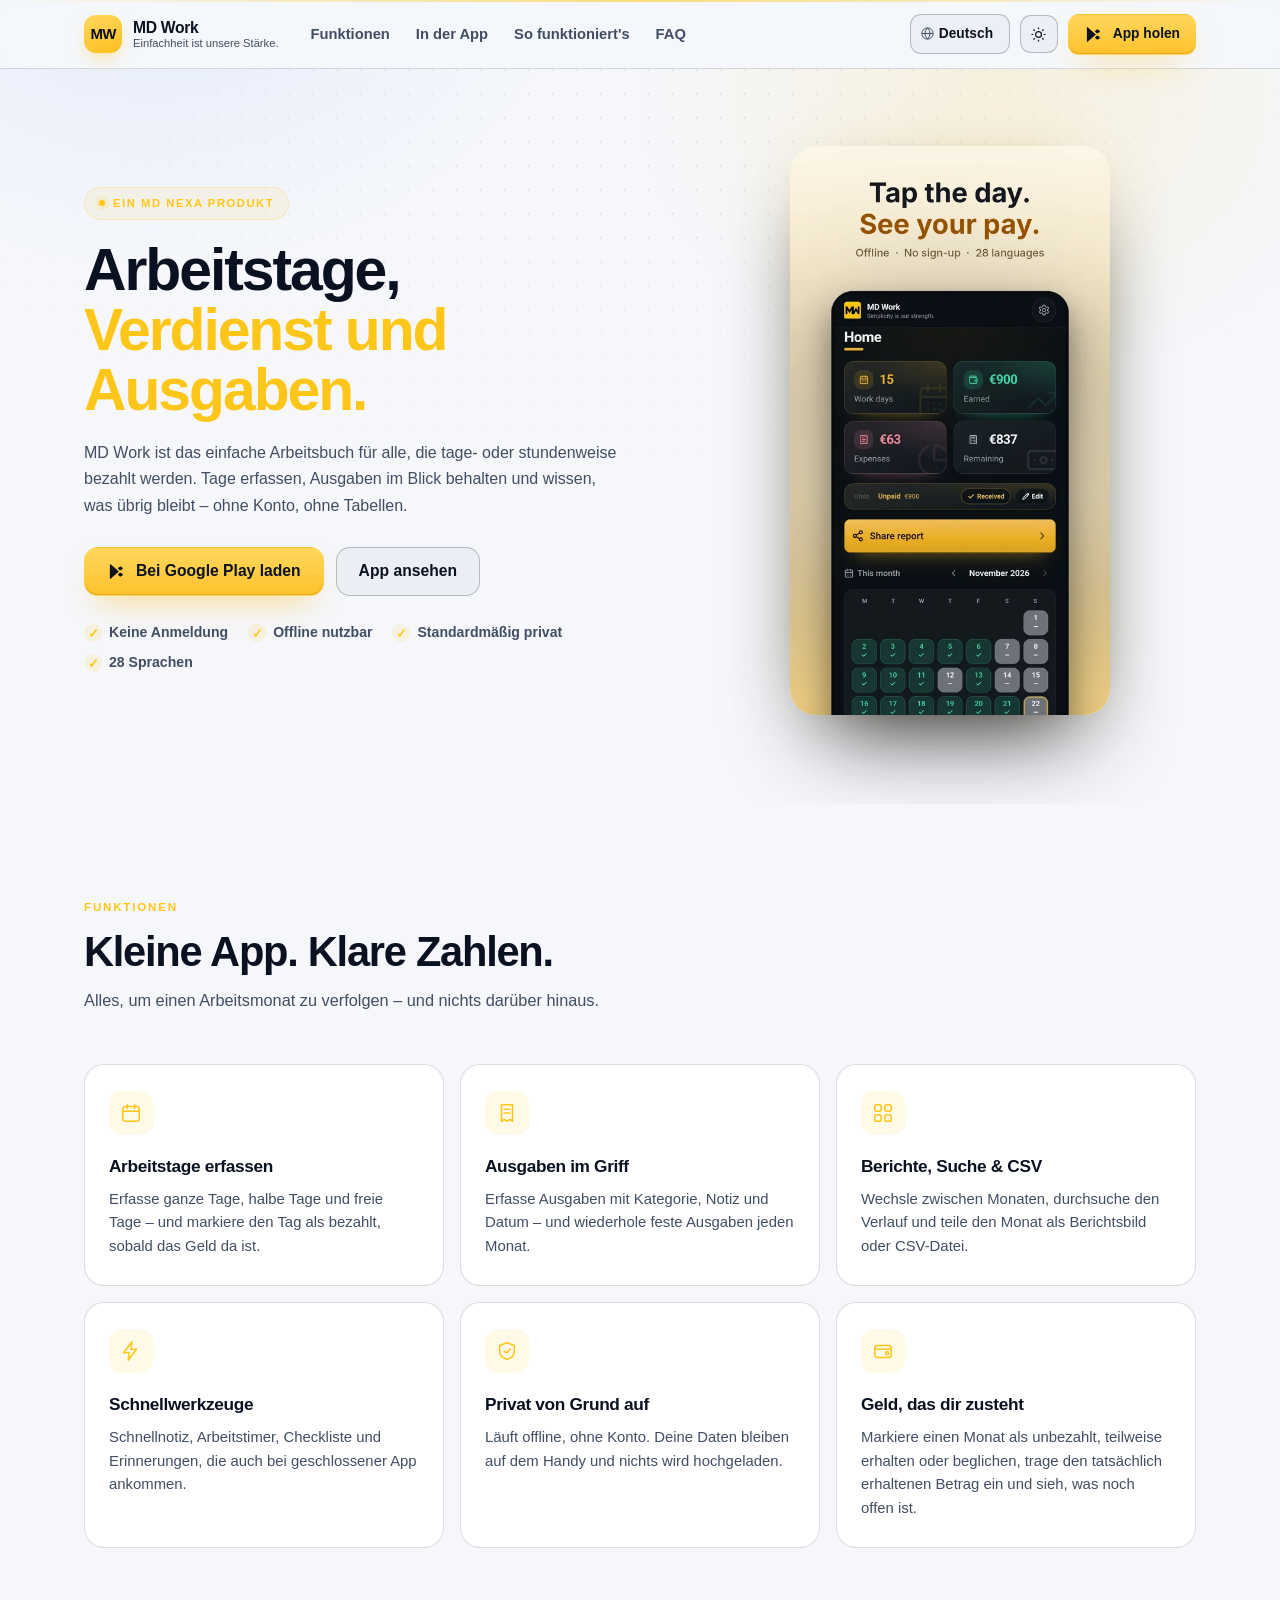
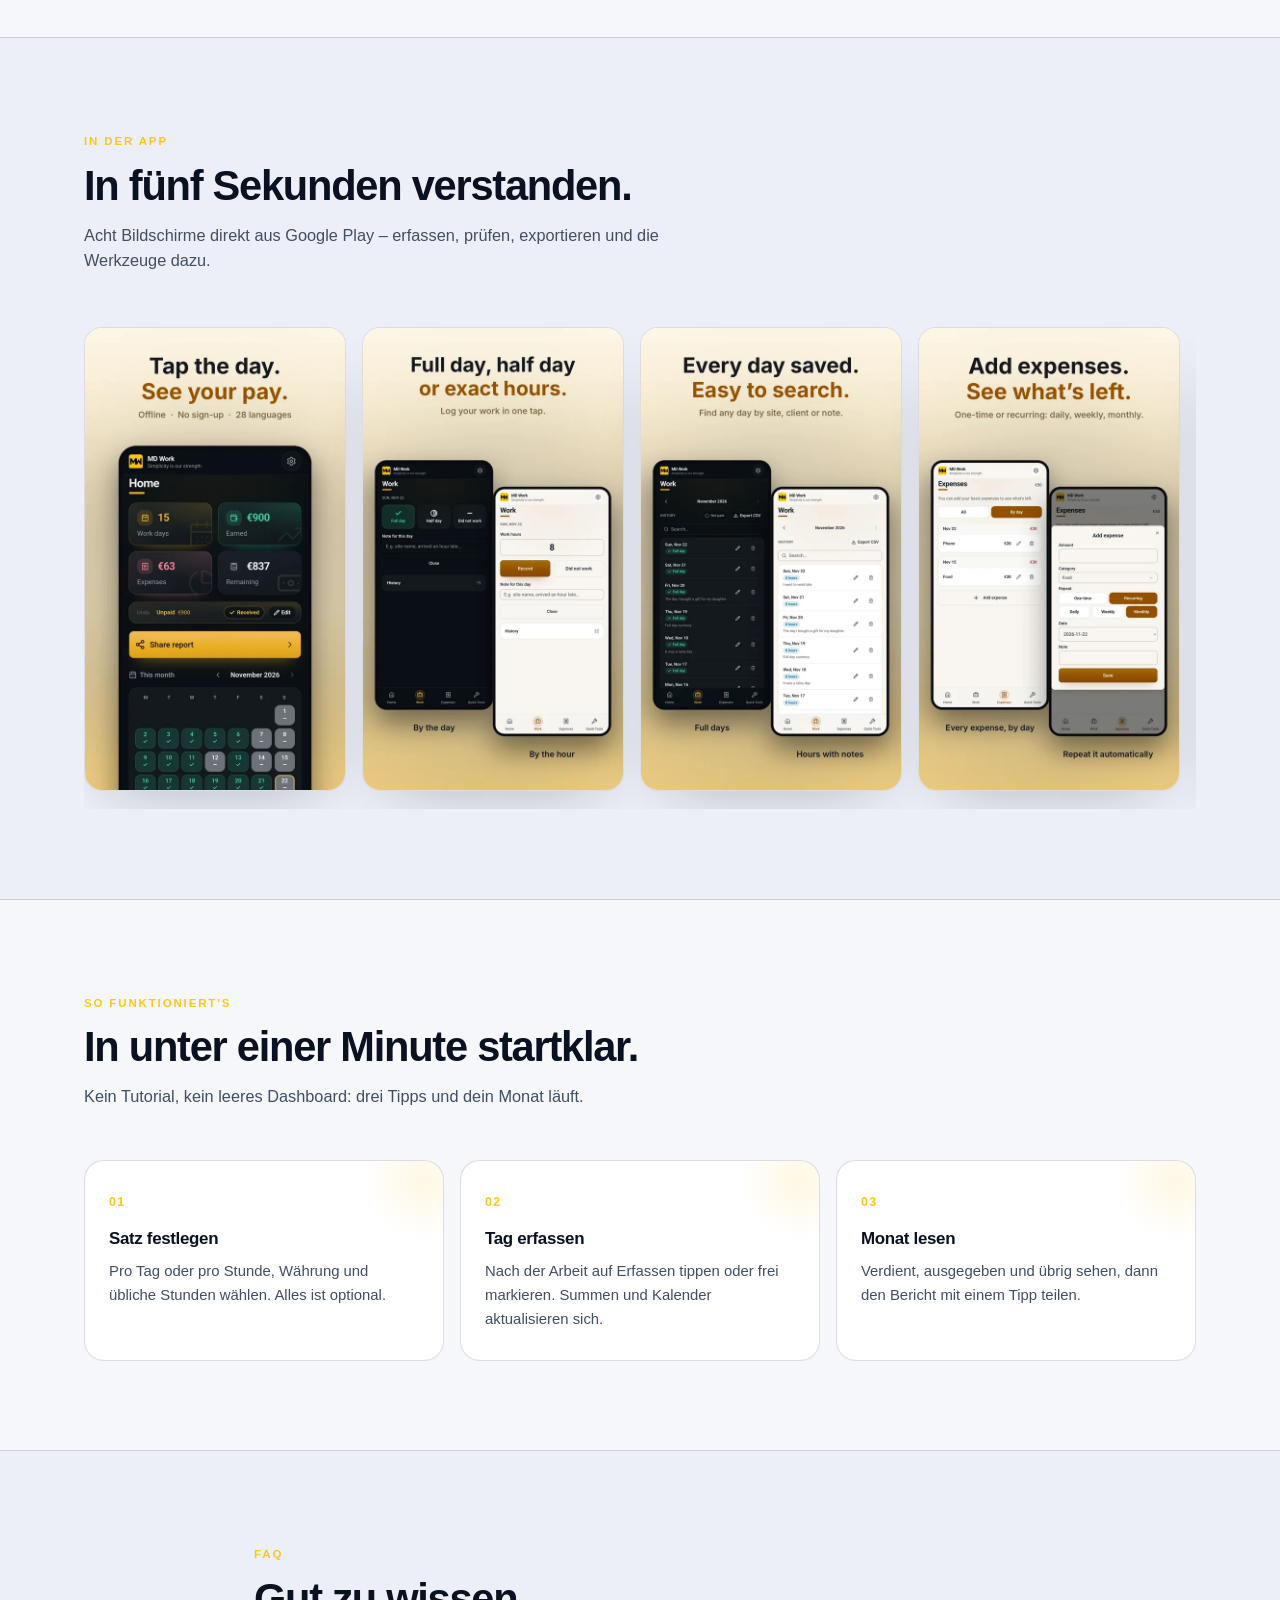
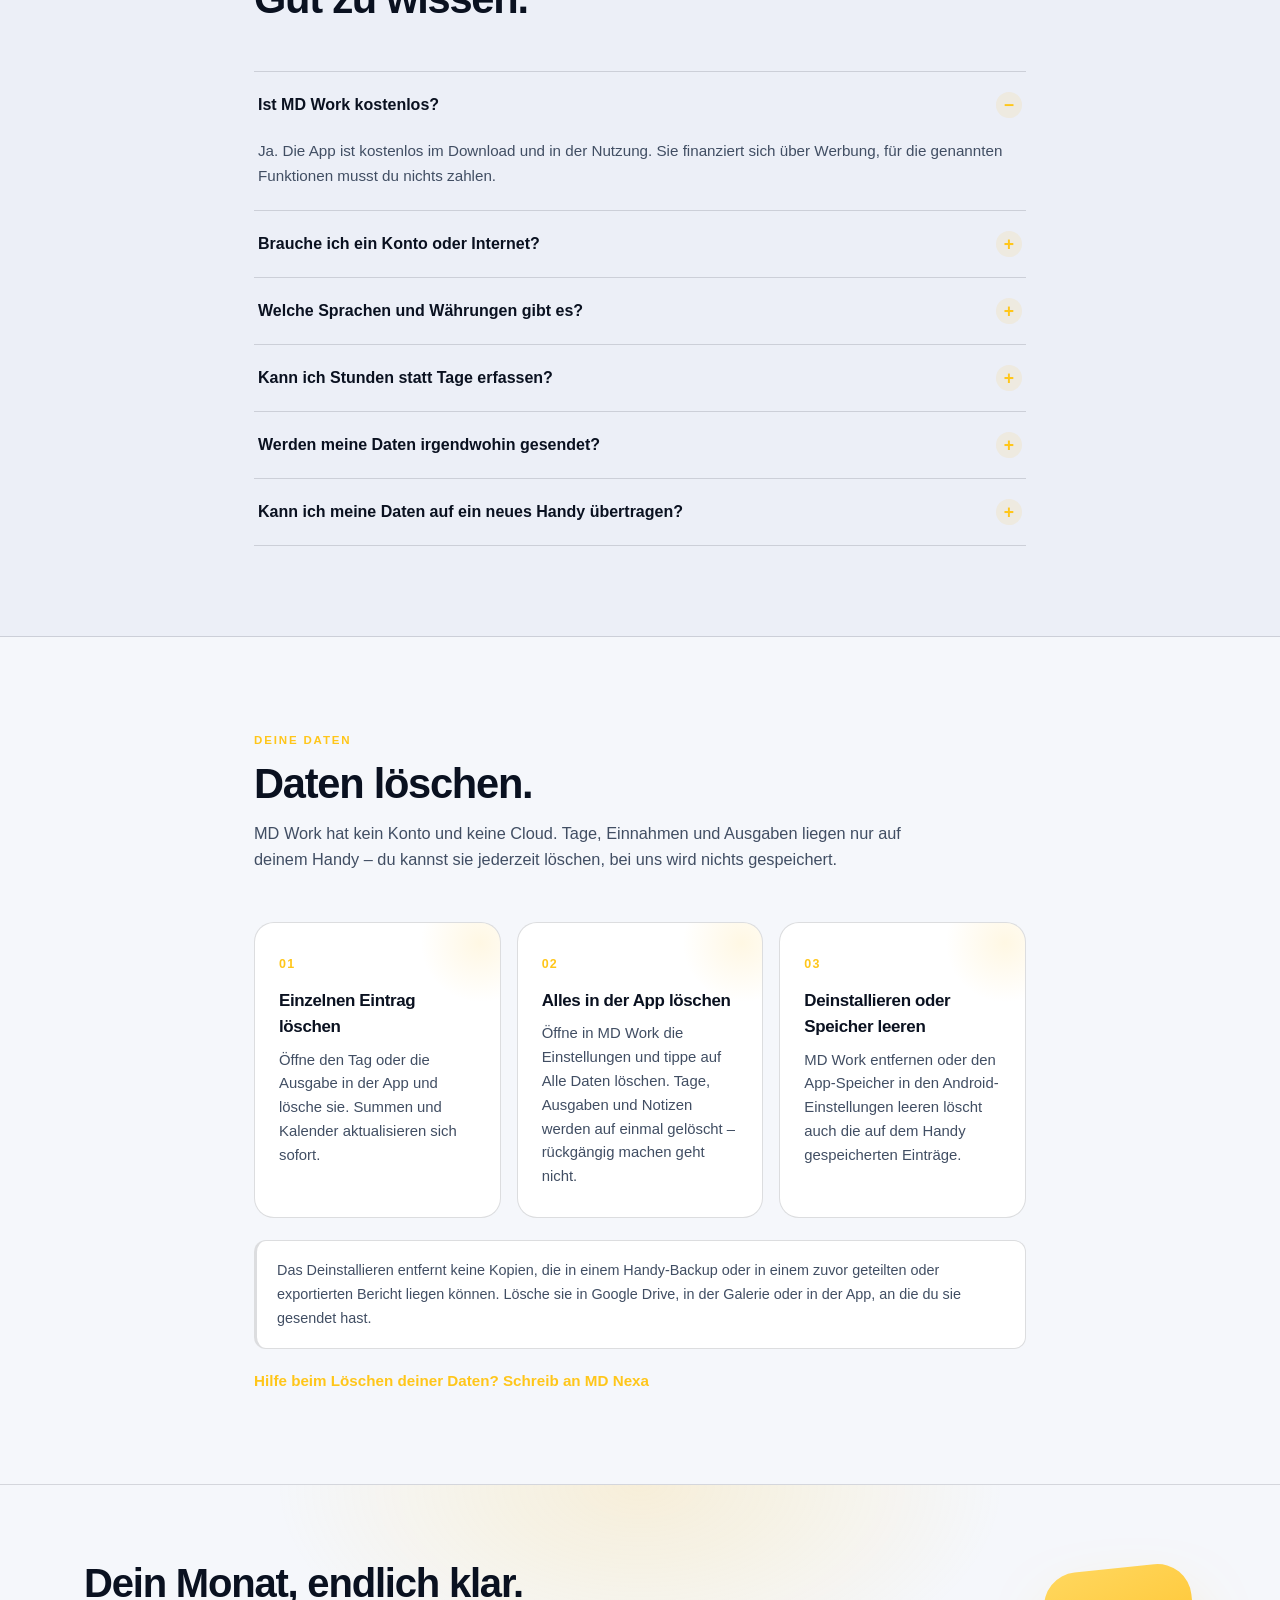
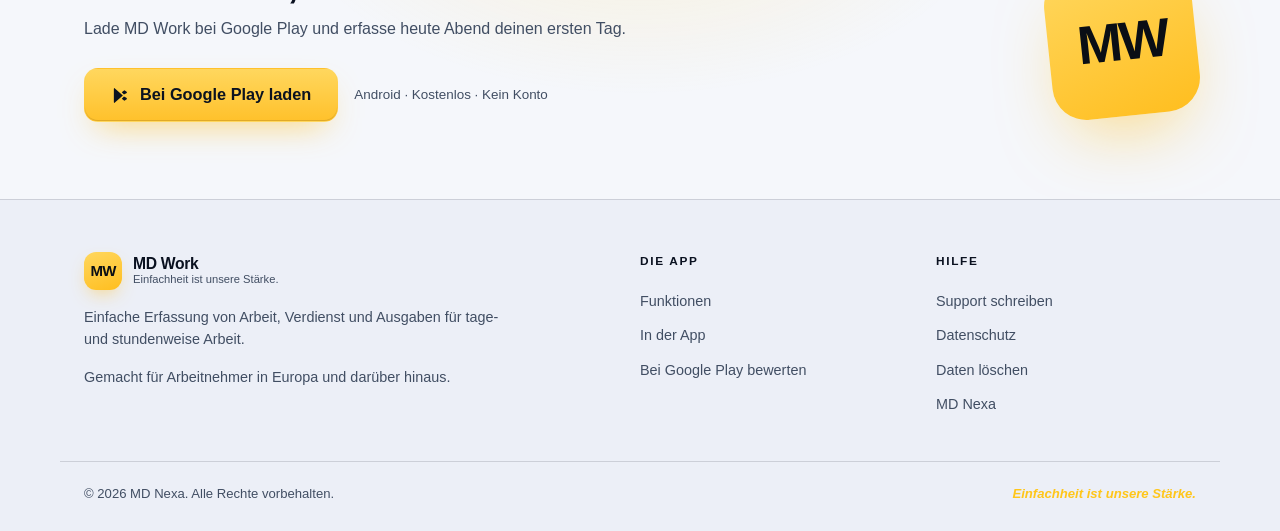
<file: public/de/index.html>
<!doctype html>
<html lang="de" dir="ltr" data-theme="dark" data-base="../">
<head>  <!-- Google tag (gtag.js) -->
  <script async src="https://www.googletagmanager.com/gtm.js?id=GTM-T6RJDZLR"></script>
  <script>
    window.dataLayer = window.dataLayer || [];
    function gtag(){dataLayer.push(arguments);}
    gtag('js', new Date());
  </script>

<meta charset="utf-8">
<meta name="viewport" content="width=device-width, initial-scale=1">
<title>MD Work — Arbeitszeiten, Verdienst und Ausgaben im Blick</title>
<meta name="description" content="MD Work erfasst Arbeitstage, Stunden, Verdienst und Ausgaben – du siehst, was am Monatsende bleibt. Kostenlos bei Google Play, offline, ohne Konto.">
<meta name="robots" content="index, follow, max-snippet:-1, max-image-preview:large">
<meta name="theme-color" content="#070B12">
<link rel="canonical" href="https://mdnexa9.github.io/Ta7mil11/de/">
<link rel="alternate" hreflang="en" href="https://mdnexa9.github.io/Ta7mil11/">
<link rel="alternate" hreflang="it" href="https://mdnexa9.github.io/Ta7mil11/it/">
<link rel="alternate" hreflang="fr" href="https://mdnexa9.github.io/Ta7mil11/fr/">
<link rel="alternate" hreflang="de" href="https://mdnexa9.github.io/Ta7mil11/de/">
<link rel="alternate" hreflang="ar" href="https://mdnexa9.github.io/Ta7mil11/ar/">
<link rel="alternate" hreflang="hi" href="https://mdnexa9.github.io/Ta7mil11/hi/">
<link rel="alternate" hreflang="x-default" href="https://mdnexa9.github.io/Ta7mil11/">
<meta property="og:type" content="website">
<meta property="og:site_name" content="MD Work">
<meta property="og:title" content="MD Work — Arbeitszeiten, Verdienst und Ausgaben im Blick">
<meta property="og:description" content="MD Work erfasst Arbeitstage, Stunden, Verdienst und Ausgaben – du siehst, was am Monatsende bleibt. Kostenlos bei Google Play, offline, ohne Konto.">
<meta property="og:url" content="https://mdnexa9.github.io/Ta7mil11/de/">
<meta property="og:image" content="https://mdnexa9.github.io/Ta7mil11/assets/img/og.png">
<meta property="og:locale" content="de_DE">
<meta name="twitter:card" content="summary_large_image">
<meta name="twitter:image" content="https://mdnexa9.github.io/Ta7mil11/assets/img/og.png">
<link rel="icon" href="../assets/img/favicon.svg" type="image/svg+xml">
<link rel="apple-touch-icon" href="../assets/img/icon-180.png">
<link rel="manifest" href="../manifest.webmanifest">
<link rel="stylesheet" href="../assets/css/style.css">
<script type="application/ld+json">
{
  "@context": "https://schema.org",
  "@graph": [
    {
      "@type": "SoftwareApplication",
      "@id": "https://mdnexa9.github.io/Ta7mil11/de/#app",
      "name": "MD Work",
      "operatingSystem": "Android 7.0 and up",
      "applicationCategory": "ProductivityApplication",
      "applicationSubCategory": "Work hours and expense tracker",
      "url": "https://mdnexa9.github.io/Ta7mil11/de/",
      "downloadUrl": "https://play.google.com/store/apps/details?id=app.mdwork.notebook",
      "installUrl": "https://play.google.com/store/apps/details?id=app.mdwork.notebook",
      "sameAs": [
        "https://play.google.com/store/apps/details?id=app.mdwork.notebook"
      ],
      "description": "MD Work ist das einfache Arbeitsbuch für alle, die tage- oder stundenweise bezahlt werden. Tage erfassen, Ausgaben im Blick behalten und wissen, was übrig bleibt – ohne Konto, ohne Tabellen.",
      "inLanguage": [
        "de"
      ],
      "isAccessibleForFree": true,
      "screenshot": [
        "https://mdnexa9.github.io/Ta7mil11/assets/img/play/01-home.webp",
        "https://mdnexa9.github.io/Ta7mil11/assets/img/play/02-day-hours.webp",
        "https://mdnexa9.github.io/Ta7mil11/assets/img/play/03-history.webp",
        "https://mdnexa9.github.io/Ta7mil11/assets/img/play/04-expenses.webp",
        "https://mdnexa9.github.io/Ta7mil11/assets/img/play/05-quick-tools.webp",
        "https://mdnexa9.github.io/Ta7mil11/assets/img/play/06-lists.webp",
        "https://mdnexa9.github.io/Ta7mil11/assets/img/play/07-languages.webp",
        "https://mdnexa9.github.io/Ta7mil11/assets/img/play/08-reports.webp"
      ],
      "author": {
        "@type": "Organization",
        "name": "MD Nexa",
        "url": "https://play.google.com/store/apps/developer?id=MD+Nexa"
      },
      "publisher": {
        "@id": "https://mdnexa9.github.io/Ta7mil11/#org"
      },
      "offers": {
        "@type": "Offer",
        "price": "0",
        "priceCurrency": "EUR"
      }
    },
    {
      "@type": "Organization",
      "@id": "https://mdnexa9.github.io/Ta7mil11/#org",
      "name": "MD Nexa",
      "url": "https://play.google.com/store/apps/developer?id=MD+Nexa",
      "sameAs": [
        "https://play.google.com/store/apps/details?id=app.mdwork.notebook"
      ]
    },
    {
      "@type": "WebSite",
      "@id": "https://mdnexa9.github.io/Ta7mil11/#site",
      "url": "https://mdnexa9.github.io/Ta7mil11/",
      "name": "MD Work",
      "inLanguage": "en",
      "publisher": {
        "@id": "https://mdnexa9.github.io/Ta7mil11/#org"
      }
    },
    {
      "@type": "FAQPage",
      "@id": "https://mdnexa9.github.io/Ta7mil11/de/#faq",
      "mainEntity": [
        {
          "@type": "Question",
          "name": "Ist MD Work kostenlos?",
          "acceptedAnswer": {
            "@type": "Answer",
            "text": "Ja. Die App ist kostenlos im Download und in der Nutzung. Sie finanziert sich über Werbung, für die genannten Funktionen musst du nichts zahlen."
          }
        },
        {
          "@type": "Question",
          "name": "Brauche ich ein Konto oder Internet?",
          "acceptedAnswer": {
            "@type": "Answer",
            "text": "Nein. Es gibt keine Anmeldung und keinen Login. Deine Einträge liegen auf dem Gerät, die App funktioniert also auch offline."
          }
        },
        {
          "@type": "Question",
          "name": "Welche Sprachen und Währungen gibt es?",
          "acceptedAnswer": {
            "@type": "Answer",
            "text": "Die App und ihre Berichte sind in 28 Sprachen übersetzt, darunter Arabisch mit vollständiger Rechts-nach-links-Unterstützung, und sie arbeitet mit EUR, USD, GBP, TND und AED."
          }
        },
        {
          "@type": "Question",
          "name": "Kann ich Stunden statt Tage erfassen?",
          "acceptedAnswer": {
            "@type": "Answer",
            "text": "Ja. Wähle in den Einstellungen „Pro Stunde“ und trage die gearbeiteten Stunden ein – der Verdienst folgt deinem Stundensatz."
          }
        },
        {
          "@type": "Question",
          "name": "Werden meine Daten irgendwohin gesendet?",
          "acceptedAnswer": {
            "@type": "Answer",
            "text": "Keine Arbeitsdaten verlassen dein Handy. Die App braucht kein Konto, Tage und Ausgaben bleiben lokal."
          }
        },
        {
          "@type": "Question",
          "name": "Kann ich meine Daten auf ein neues Handy übertragen?",
          "acceptedAnswer": {
            "@type": "Answer",
            "text": "Ja. Exportiere in der App eine Sicherungsdatei, bewahre sie sicher auf und spiele sie auf dem neuen Handy ein. Ohne Sicherung bleiben die Daten nur auf dem alten Gerät."
          }
        }
      ]
    }
  ]
}
</script>
</head>
<body>
<a class="skip" href="#main" data-i18n="a11y.skip">Zum Inhalt springen</a>

<header class="header">
  <div class="wrap header__inner">
    <a class="brand" href="#top" aria-label="MD Work">
      <span class="brand__mark" aria-hidden="true">MW</span>
      <span class="brand__text">
        <b>MD Work</b>
        <small data-i18n="brand.tag">Einfachheit ist unsere Stärke.</small>
      </span>
    </a>

    <nav class="nav" aria-label="Sections">
      <a href="#features" data-i18n="nav.features">Funktionen</a>
      <a href="#inside" data-i18n="nav.inside">In der App</a>
      <a href="#how" data-i18n="nav.how">So funktioniert's</a>
      <a href="#faq" data-i18n="nav.faq">FAQ</a>
    </nav>

    <div class="tools">
      <div class="lang">
        <svg class="lang__ico" viewBox="0 0 24 24" aria-hidden="true"><circle cx="12" cy="12" r="9"/><path d="M3 12h18M12 3c2.5 2.4 3.8 5.5 3.8 9S14.5 18.6 12 21c-2.5-2.4-3.8-5.5-3.8-9S9.5 5.4 12 3z"/></svg>
        <label class="sr" for="lang">Language</label>
        <select id="lang" class="lang__select">
          <option value="en">English</option>
          <option value="it">Italiano</option>
          <option value="fr">Français</option>
          <option value="de">Deutsch</option>
          <option value="ar">العربية</option>
          <option value="hi">हिन्दी</option>
        </select>
      </div>
      <button class="iconbtn" id="theme" type="button" aria-pressed="false" title="Theme">
        <svg class="ico-moon" viewBox="0 0 24 24" aria-hidden="true"><path d="M20 14.5A8.5 8.5 0 0 1 9.5 4a8.5 8.5 0 1 0 10.5 10.5z"/></svg>
        <svg class="ico-sun" viewBox="0 0 24 24" aria-hidden="true"><circle cx="12" cy="12" r="4.2"/><path d="M12 2v2.5M12 19.5V22M2 12h2.5M19.5 12H22M4.9 4.9l1.8 1.8M17.3 17.3l1.8 1.8M19.1 4.9l-1.8 1.8M6.7 17.3l-1.8 1.8"/></svg>
      </button>
      <a class="btn btn--primary btn--sm" href="https://play.google.com/store/apps/details?id=app.mdwork.notebook" target="_blank" rel="noopener">
        <svg class="playico" viewBox="0 0 24 24" aria-hidden="true"><path d="M4.2 2.4 15 12 4.2 21.6A2 2 0 0 1 3.6 20V4a2 2 0 0 1 .6-1.6zM16.4 10.8l2.9-1.6c1.1-.6 1.1-1.8 0-2.4l-2.4-1.3L13.6 8l2.8 2.8zM13.6 16l3.3 2.5 2.4-1.3c1.1-.6 1.1-1.8 0-2.4l-2.9-1.6L13.6 16z"/></svg>
        <span data-i18n="nav.download">App holen</span>
      </a>
    </div>
  </div>
</header>

<main id="main">

  <section class="hero" id="top">
    <div class="hero__bg" aria-hidden="true"></div>
    <div class="wrap hero__grid">
      <div class="hero__copy">
        <span class="pill" data-i18n="hero.badge">Ein MD Nexa Produkt</span>
        <h1>
          <span data-i18n="hero.t1">Arbeitstage,</span>
          <em data-i18n="hero.t2">Verdienst und Ausgaben.</em>
        </h1>
        <p class="lead" data-i18n="hero.sub">MD Work ist das einfache Arbeitsbuch für alle, die tage- oder stundenweise bezahlt werden. Tage erfassen, Ausgaben im Blick behalten und wissen, was übrig bleibt – ohne Konto, ohne Tabellen.</p>
        <div class="hero__actions">
          <a class="btn btn--primary" href="https://play.google.com/store/apps/details?id=app.mdwork.notebook" target="_blank" rel="noopener">
            <svg class="playico" viewBox="0 0 24 24" aria-hidden="true"><path d="M4.2 2.4 15 12 4.2 21.6A2 2 0 0 1 3.6 20V4a2 2 0 0 1 .6-1.6zM16.4 10.8l2.9-1.6c1.1-.6 1.1-1.8 0-2.4l-2.4-1.3L13.6 8l2.8 2.8zM13.6 16l3.3 2.5 2.4-1.3c1.1-.6 1.1-1.8 0-2.4l-2.9-1.6L13.6 16z"/></svg>
            <span data-i18n="hero.cta">Bei Google Play laden</span>
          </a>
          <a class="btn btn--ghost" href="#inside" data-i18n="hero.cta2">App ansehen</a>
        </div>
        <ul class="hero__facts">
          <li data-i18n="hero.p1">Keine Anmeldung</li>
          <li data-i18n="hero.p2">Offline nutzbar</li>
          <li data-i18n="hero.p3">Standardmäßig privat</li>
          <li data-i18n="hero.p4">28 Sprachen</li>
        </ul>
      </div>

      <div class="hero__art">
        <figure class="shot shot--hero">
          <img
            src="../assets/img/play/01-home.webp"
            srcset="../assets/img/play/01-home-540.webp 540w, ../assets/img/play/01-home.webp 1080w"
            sizes="(max-width: 1040px) 74vw, 320px"
            width="1080" height="1920"
            alt="MD Work home screen for November 2026: 15 work days, €900 earned, €63 expenses and €837 remaining, above the month calendar and the paid-day bar."
            fetchpriority="high" decoding="async">
        </figure>
      </div>
    </div>
  </section>

  <section class="section" id="features">
    <div class="wrap">
      <header class="shead">
        <span class="kicker" data-i18n="features.kicker">Funktionen</span>
        <h2 data-i18n="features.title">Kleine App. Klare Zahlen.</h2>
        <p data-i18n="features.sub">Alles, um einen Arbeitsmonat zu verfolgen – und nichts darüber hinaus.</p>
      </header>

      <div class="cards">
        <article class="card">
          <span class="card__ico"><svg viewBox="0 0 24 24" aria-hidden="true"><rect x="3" y="5" width="18" height="16" rx="3"/><path d="M8 3v4M16 3v4M3 10h18"/></svg></span>
          <h3 data-i18n="f1.t">Arbeitstage erfassen</h3>
          <p data-i18n="f1.d">Erfasse ganze Tage, halbe Tage und freie Tage – und markiere den Tag als bezahlt, sobald das Geld da ist.</p>
        </article>
        <article class="card">
          <span class="card__ico"><svg viewBox="0 0 24 24" aria-hidden="true"><path d="M6 3h12v18l-3-2-3 2-3-2-3 2z"/><path d="M9 8h6M9 12h6"/></svg></span>
          <h3 data-i18n="f3.t">Ausgaben im Griff</h3>
          <p data-i18n="f3.d">Erfasse Ausgaben mit Kategorie, Notiz und Datum – und wiederhole feste Ausgaben jeden Monat.</p>
        </article>
        <article class="card">
          <span class="card__ico"><svg viewBox="0 0 24 24" aria-hidden="true"><rect x="3" y="3" width="7" height="7" rx="2"/><rect x="14" y="3" width="7" height="7" rx="2"/><rect x="3" y="14" width="7" height="7" rx="2"/><rect x="14" y="14" width="7" height="7" rx="2"/></svg></span>
          <h3 data-i18n="f4.t">Berichte, Suche &amp; CSV</h3>
          <p data-i18n="f4.d">Wechsle zwischen Monaten, durchsuche den Verlauf und teile den Monat als Berichtsbild oder CSV-Datei.</p>
        </article>
        <article class="card">
          <span class="card__ico"><svg viewBox="0 0 24 24" aria-hidden="true"><path d="M13 2 4 14h6l-1 8 9-12h-6z"/></svg></span>
          <h3 data-i18n="f5.t">Schnellwerkzeuge</h3>
          <p data-i18n="f5.d">Schnellnotiz, Arbeitstimer, Checkliste und Erinnerungen, die auch bei geschlossener App ankommen.</p>
        </article>
        <article class="card">
          <span class="card__ico"><svg viewBox="0 0 24 24" aria-hidden="true"><path d="M12 3l8 3v6c0 5-3.5 8-8 9-4.5-1-8-4-8-9V6z"/><path d="M9 12l2.2 2.2L15.5 10"/></svg></span>
          <h3 data-i18n="f6.t">Privat von Grund auf</h3>
          <p data-i18n="f6.d">Läuft offline, ohne Konto. Deine Daten bleiben auf dem Handy und nichts wird hochgeladen.</p>
        </article>
        <article class="card">
          <span class="card__ico"><svg viewBox="0 0 24 24" aria-hidden="true"><rect x="3" y="6" width="18" height="13" rx="3"/><path d="M3 10h18"/><circle cx="16.5" cy="14.5" r="1.6"/></svg></span>
          <h3 data-i18n="f7.t">Geld, das dir zusteht</h3>
          <p data-i18n="f7.d">Markiere einen Monat als unbezahlt, teilweise erhalten oder beglichen, trage den tatsächlich erhaltenen Betrag ein und sieh, was noch offen ist.</p>
        </article>
      </div>
    </div>
  </section>

  <section class="section section--alt" id="inside">
    <div class="wrap">
      <header class="shead">
        <span class="kicker" data-i18n="inside.kicker">In der App</span>
        <h2 data-i18n="inside.title">In fünf Sekunden verstanden.</h2>
        <p data-i18n="inside.sub">Acht Bildschirme direkt aus Google Play – erfassen, prüfen, exportieren und die Werkzeuge dazu.</p>
      </header>

      <ul class="shots">
        <li>
          <img
            src="../assets/img/play/01-home-540.webp"
            srcset="../assets/img/play/01-home-540.webp 540w, ../assets/img/play/01-home.webp 1080w"
            sizes="(max-width: 640px) 74vw, 262px"
            width="540" height="960" loading="lazy" decoding="async"
            alt="MD Work home screen for November 2026: 15 work days, €900 earned, €63 expenses and €837 remaining, above the month calendar and the paid-day bar.">
        </li>
        <li>
          <img
            src="../assets/img/play/02-day-hours-540.webp"
            srcset="../assets/img/play/02-day-hours-540.webp 540w, ../assets/img/play/02-day-hours.webp 1080w"
            sizes="(max-width: 640px) 74vw, 262px"
            width="540" height="960" loading="lazy" decoding="async"
            alt="By the day or by the hour: record a full day, a half day or the exact hours you worked, with an optional note.">
        </li>
        <li>
          <img
            src="../assets/img/play/03-history-540.webp"
            srcset="../assets/img/play/03-history-540.webp 540w, ../assets/img/play/03-history.webp 1080w"
            sizes="(max-width: 640px) 74vw, 262px"
            width="540" height="960" loading="lazy" decoding="async"
            alt="Work history listing every day of the month with its hours, a search field and an Export CSV button.">
        </li>
        <li>
          <img
            src="../assets/img/play/04-expenses-540.webp"
            srcset="../assets/img/play/04-expenses-540.webp 540w, ../assets/img/play/04-expenses.webp 1080w"
            sizes="(max-width: 640px) 74vw, 262px"
            width="540" height="960" loading="lazy" decoding="async"
            alt="The month expense list next to the Add expense sheet: amount, category, one-time or recurring, date and note.">
        </li>
        <li>
          <img
            src="../assets/img/play/05-quick-tools-540.webp"
            srcset="../assets/img/play/05-quick-tools-540.webp 540w, ../assets/img/play/05-quick-tools.webp 1080w"
            sizes="(max-width: 640px) 74vw, 262px"
            width="540" height="960" loading="lazy" decoding="async"
            alt="Quick Tools screen with Quick Note, the work Timer and a Checklist built into the app.">
        </li>
        <li>
          <img
            src="../assets/img/play/06-lists-540.webp"
            srcset="../assets/img/play/06-lists-540.webp 540w, ../assets/img/play/06-lists.webp 1080w"
            sizes="(max-width: 640px) 74vw, 262px"
            width="540" height="960" loading="lazy" decoding="async"
            alt="Checklists with a progress bar and tables with totals, kept next to the work log.">
        </li>
        <li>
          <img
            src="../assets/img/play/07-languages-540.webp"
            srcset="../assets/img/play/07-languages-540.webp 540w, ../assets/img/play/07-languages.webp 1080w"
            sizes="(max-width: 640px) 74vw, 262px"
            width="540" height="960" loading="lazy" decoding="async"
            alt="28 languages and the full currency list, with settings for rate, working hours and reminders.">
        </li>
        <li>
          <img
            src="../assets/img/play/08-reports-540.webp"
            srcset="../assets/img/play/08-reports-540.webp 540w, ../assets/img/play/08-reports.webp 1080w"
            sizes="(max-width: 640px) 74vw, 262px"
            width="540" height="960" loading="lazy" decoding="async"
            alt="Monthly summary and work-hours report that can be shared as an image, a CSV file or text, plus a price list.">
        </li>
      </ul>
    </div>
  </section>

  <section class="section" id="how">
    <div class="wrap">
      <header class="shead">
        <span class="kicker" data-i18n="how.kicker">So funktioniert's</span>
        <h2 data-i18n="how.title">In unter einer Minute startklar.</h2>
        <p data-i18n="how.sub">Kein Tutorial, kein leeres Dashboard: drei Tipps und dein Monat läuft.</p>
      </header>
      <ol class="steps">
        <li class="step">
          <span class="step__num">01</span>
          <h3 data-i18n="st1.t">Satz festlegen</h3>
          <p data-i18n="st1.d">Pro Tag oder pro Stunde, Währung und übliche Stunden wählen. Alles ist optional.</p>
        </li>
        <li class="step">
          <span class="step__num">02</span>
          <h3 data-i18n="st2.t">Tag erfassen</h3>
          <p data-i18n="st2.d">Nach der Arbeit auf Erfassen tippen oder frei markieren. Summen und Kalender aktualisieren sich.</p>
        </li>
        <li class="step">
          <span class="step__num">03</span>
          <h3 data-i18n="st3.t">Monat lesen</h3>
          <p data-i18n="st3.d">Verdient, ausgegeben und übrig sehen, dann den Bericht mit einem Tipp teilen.</p>
        </li>
      </ol>
    </div>
  </section>

  <section class="section section--alt" id="faq">
    <div class="wrap wrap--narrow">
      <header class="shead">
        <span class="kicker" data-i18n="faq.kicker">FAQ</span>
        <h2 data-i18n="faq.title">Gut zu wissen.</h2>
      </header>
      <div class="faq">
        <details class="qa" open>
          <summary data-i18n="fa1.q">Ist MD Work kostenlos?</summary>
          <p data-i18n="fa1.a">Ja. Die App ist kostenlos im Download und in der Nutzung. Sie finanziert sich über Werbung, für die genannten Funktionen musst du nichts zahlen.</p>
        </details>
        <details class="qa">
          <summary data-i18n="fa2.q">Brauche ich ein Konto oder Internet?</summary>
          <p data-i18n="fa2.a">Nein. Es gibt keine Anmeldung und keinen Login. Deine Einträge liegen auf dem Gerät, die App funktioniert also auch offline.</p>
        </details>
        <details class="qa">
          <summary data-i18n="fa3.q">Welche Sprachen und Währungen gibt es?</summary>
          <p data-i18n="fa3.a">Die App und ihre Berichte sind in 28 Sprachen übersetzt, darunter Arabisch mit vollständiger Rechts-nach-links-Unterstützung, und sie arbeitet mit EUR, USD, GBP, TND und AED.</p>
        </details>
        <details class="qa">
          <summary data-i18n="fa4.q">Kann ich Stunden statt Tage erfassen?</summary>
          <p data-i18n="fa4.a">Ja. Wähle in den Einstellungen „Pro Stunde“ und trage die gearbeiteten Stunden ein – der Verdienst folgt deinem Stundensatz.</p>
        </details>
        <details class="qa">
          <summary data-i18n="fa6.q">Werden meine Daten irgendwohin gesendet?</summary>
          <p data-i18n="fa6.a">Keine Arbeitsdaten verlassen dein Handy. Die App braucht kein Konto, Tage und Ausgaben bleiben lokal.</p>
        </details>
        <details class="qa">
          <summary data-i18n="fa7.q">Kann ich meine Daten auf ein neues Handy übertragen?</summary>
          <p data-i18n="fa7.a">Ja. Exportiere in der App eine Sicherungsdatei, bewahre sie sicher auf und spiele sie auf dem neuen Handy ein. Ohne Sicherung bleiben die Daten nur auf dem alten Gerät.</p>
        </details>
      </div>
    </div>
  </section>

  <section class="section" id="delete-data">
    <div class="wrap wrap--narrow">
      <header class="shead">
        <span class="kicker" data-i18n="del.kicker">Deine Daten</span>
        <h2 data-i18n="del.title">Daten löschen.</h2>
        <p data-i18n="del.sub">MD Work hat kein Konto und keine Cloud. Tage, Einnahmen und Ausgaben liegen nur auf deinem Handy – du kannst sie jederzeit löschen, bei uns wird nichts gespeichert.</p>
      </header>
      <ol class="steps">
        <li class="step">
          <span class="step__num">01</span>
          <h3 data-i18n="del.s1t">Einzelnen Eintrag löschen</h3>
          <p data-i18n="del.s1d">Öffne den Tag oder die Ausgabe in der App und lösche sie. Summen und Kalender aktualisieren sich sofort.</p>
        </li>
        <li class="step">
          <span class="step__num">02</span>
          <h3 data-i18n="del.s2t">Alles in der App löschen</h3>
          <p data-i18n="del.s2d">Öffne in MD Work die Einstellungen und tippe auf Alle Daten löschen. Tage, Ausgaben und Notizen werden auf einmal gelöscht – rückgängig machen geht nicht.</p>
        </li>
        <li class="step">
          <span class="step__num">03</span>
          <h3 data-i18n="del.s3t">Deinstallieren oder Speicher leeren</h3>
          <p data-i18n="del.s3d">MD Work entfernen oder den App-Speicher in den Android-Einstellungen leeren löscht auch die auf dem Handy gespeicherten Einträge.</p>
        </li>
      </ol>
      <p class="delnote" data-i18n="del.note">Das Deinstallieren entfernt keine Kopien, die in einem Handy-Backup oder in einem zuvor geteilten oder exportierten Bericht liegen können. Lösche sie in Google Drive, in der Galerie oder in der App, an die du sie gesendet hast.</p>
      <a class="delmail" href="mailto:mdnexa9@gmail.com?subject=MD%20Work%20data%20deletion%20request" data-i18n="del.mail">Hilfe beim Löschen deiner Daten? Schreib an MD Nexa</a>
    </div>
  </section>

  <section class="cta" id="download">
    <div class="wrap cta__inner">
      <div class="cta__copy">
        <h2 data-i18n="cta.title">Dein Monat, endlich klar.</h2>
        <p data-i18n="cta.sub">Lade MD Work bei Google Play und erfasse heute Abend deinen ersten Tag.</p>
        <div class="cta__actions">
          <a class="btn btn--primary btn--lg" href="https://play.google.com/store/apps/details?id=app.mdwork.notebook" target="_blank" rel="noopener">
            <svg class="playico" viewBox="0 0 24 24" aria-hidden="true"><path d="M4.2 2.4 15 12 4.2 21.6A2 2 0 0 1 3.6 20V4a2 2 0 0 1 .6-1.6zM16.4 10.8l2.9-1.6c1.1-.6 1.1-1.8 0-2.4l-2.4-1.3L13.6 8l2.8 2.8zM13.6 16l3.3 2.5 2.4-1.3c1.1-.6 1.1-1.8 0-2.4l-2.9-1.6L13.6 16z"/></svg>
            <span data-i18n="cta.btn">Bei Google Play laden</span>
          </a>
          <span class="cta__note" data-i18n="cta.note">Android · Kostenlos · Kein Konto</span>
        </div>
      </div>
      <div class="cta__badge" aria-hidden="true"><span class="brand__mark brand__mark--xl">MW</span></div>
    </div>
  </section>

</main>

<footer class="footer">
  <div class="wrap footer__grid">
    <div class="footer__brand">
      <a class="brand" href="#top">
        <span class="brand__mark" aria-hidden="true">MW</span>
        <span class="brand__text"><b>MD Work</b><small data-i18n="brand.tag">Einfachheit ist unsere Stärke.</small></span>
      </a>
      <p data-i18n="footer.about">Einfache Erfassung von Arbeit, Verdienst und Ausgaben für tage- und stundenweise Arbeit.</p>
      <p class="footer__made" data-i18n="footer.made">Gemacht für Arbeitnehmer in Europa und darüber hinaus.</p>
    </div>
    <nav class="footer__col" aria-label="App">
      <h3 data-i18n="footer.app">Die App</h3>
      <a href="#features" data-i18n="nav.features">Funktionen</a>
      <a href="#inside" data-i18n="nav.inside">In der App</a>
      <a href="https://play.google.com/store/apps/details?id=app.mdwork.notebook" target="_blank" rel="noopener" data-i18n="footer.rate">Bei Google Play bewerten</a>
    </nav>
    <nav class="footer__col" aria-label="Support">
      <h3 data-i18n="footer.support">Hilfe</h3>
      <a href="mailto:mdnexa9@gmail.com" data-i18n="footer.email">Support schreiben</a>
      <a href="https://mdworkprivacypolicy.vercel.app/" target="_blank" rel="noopener" data-i18n="footer.privacy">Datenschutz</a>
      <a href="#delete-data" data-i18n="nav.delete">Daten löschen</a>
      <a href="https://play.google.com/store/apps/developer?id=MD+Nexa" target="_blank" rel="noopener">MD Nexa</a>
    </nav>
  </div>
  <div class="wrap footer__bottom">
    <span data-i18n="footer.rights">© 2026 MD Nexa. Alle Rechte vorbehalten.</span>
    <span class="footer__tag" data-i18n="footer.tag">Einfachheit ist unsere Stärke.</span>
  </div>
</footer>

<div class="stickybar" id="stickybar" hidden>
  <div class="stickybar__txt">
    <b>MD Work</b>
    <small data-i18n="cta.note">Android · Kostenlos · Kein Konto</small>
  </div>
  <a class="btn btn--primary btn--sm" href="https://play.google.com/store/apps/details?id=app.mdwork.notebook" target="_blank" rel="noopener" data-i18n="nav.download">App holen</a>
</div>

<script src="../assets/js/app.js" defer></script>
<script>
(function () {
  document.addEventListener('click', function (e) {
    var t = e.target;
    if (!t || !t.closest) return;
    var a = t.closest('a[href*="play.google.com"]');
    if (!a) return;
    var m = a.href.match(/id=([A-Za-z0-9_.]+)/);
    if (typeof gtag === 'function') {
      gtag('event', 'play_click', {
        link_url: a.href,
        app_id: m ? m[1] : '',
        page_path: location.pathname
      });
    }
  }, true);
})();
</script>
</body>
</html>
</file>
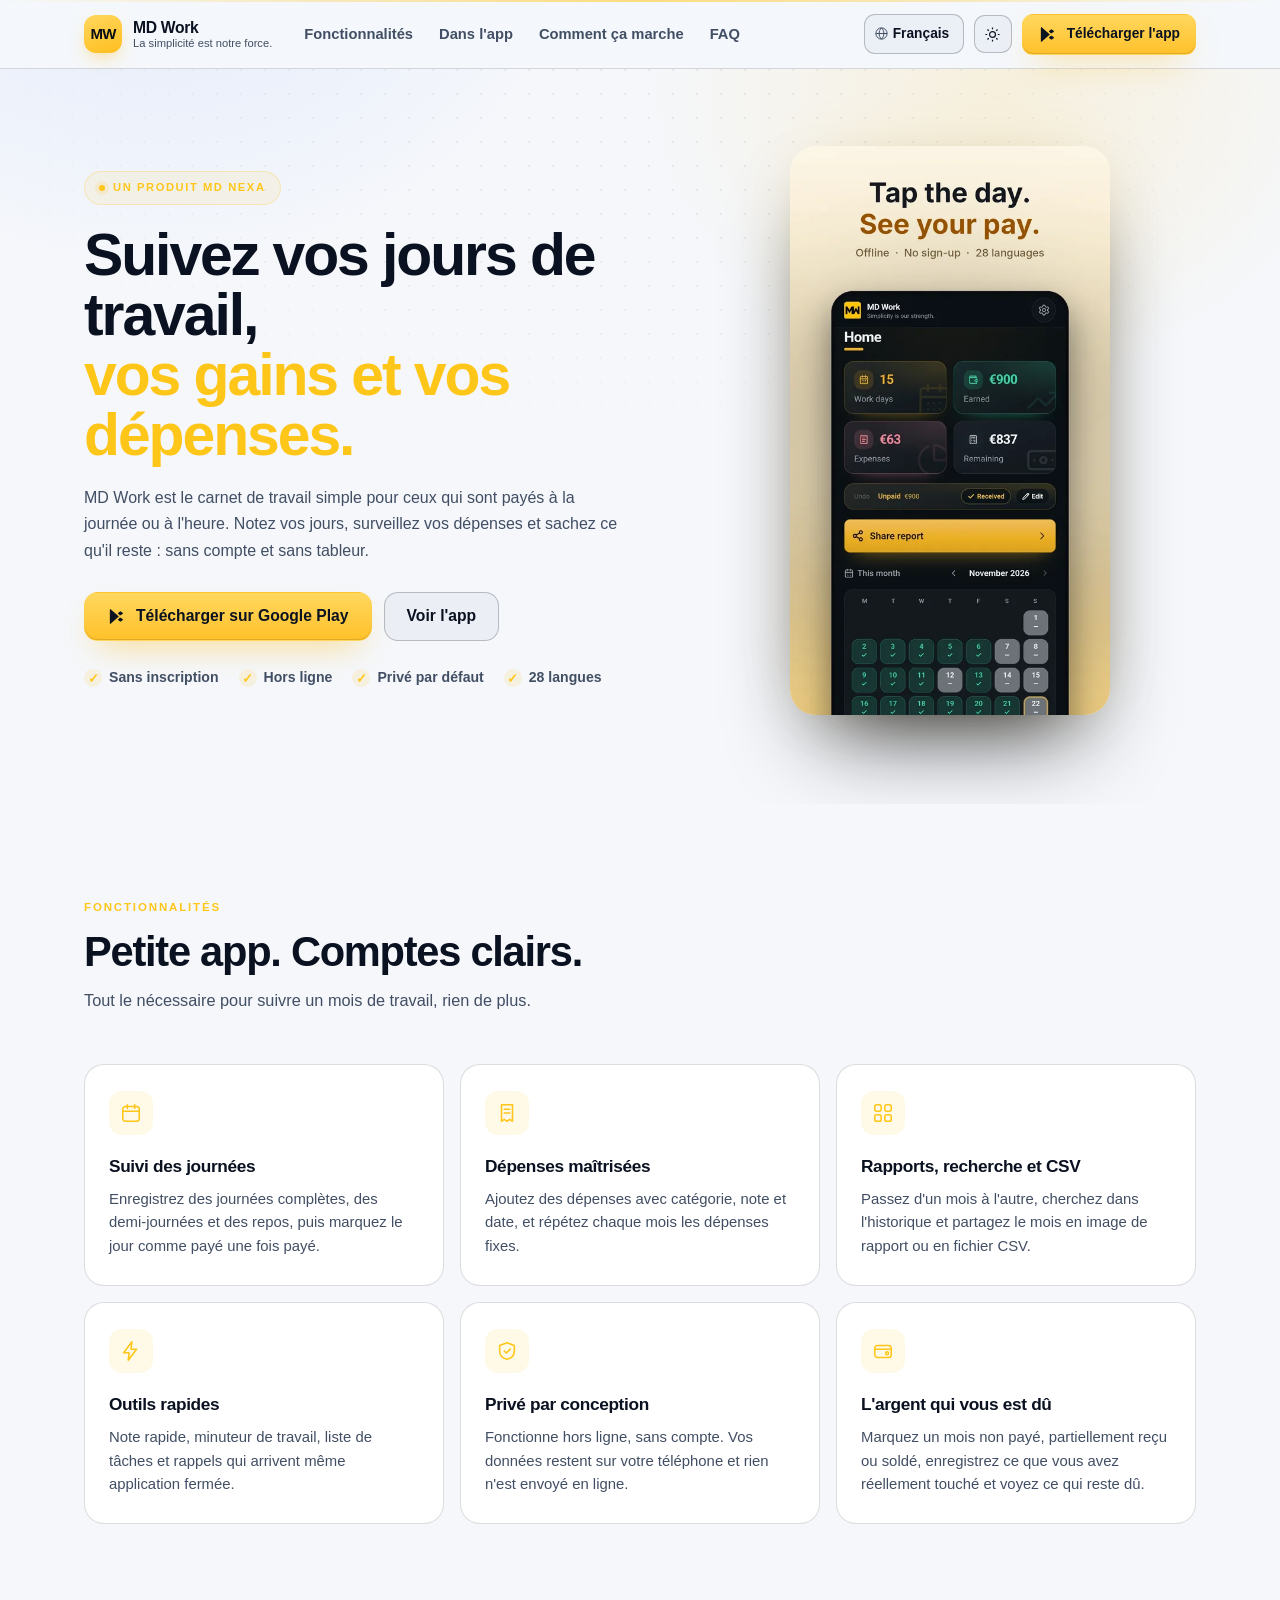
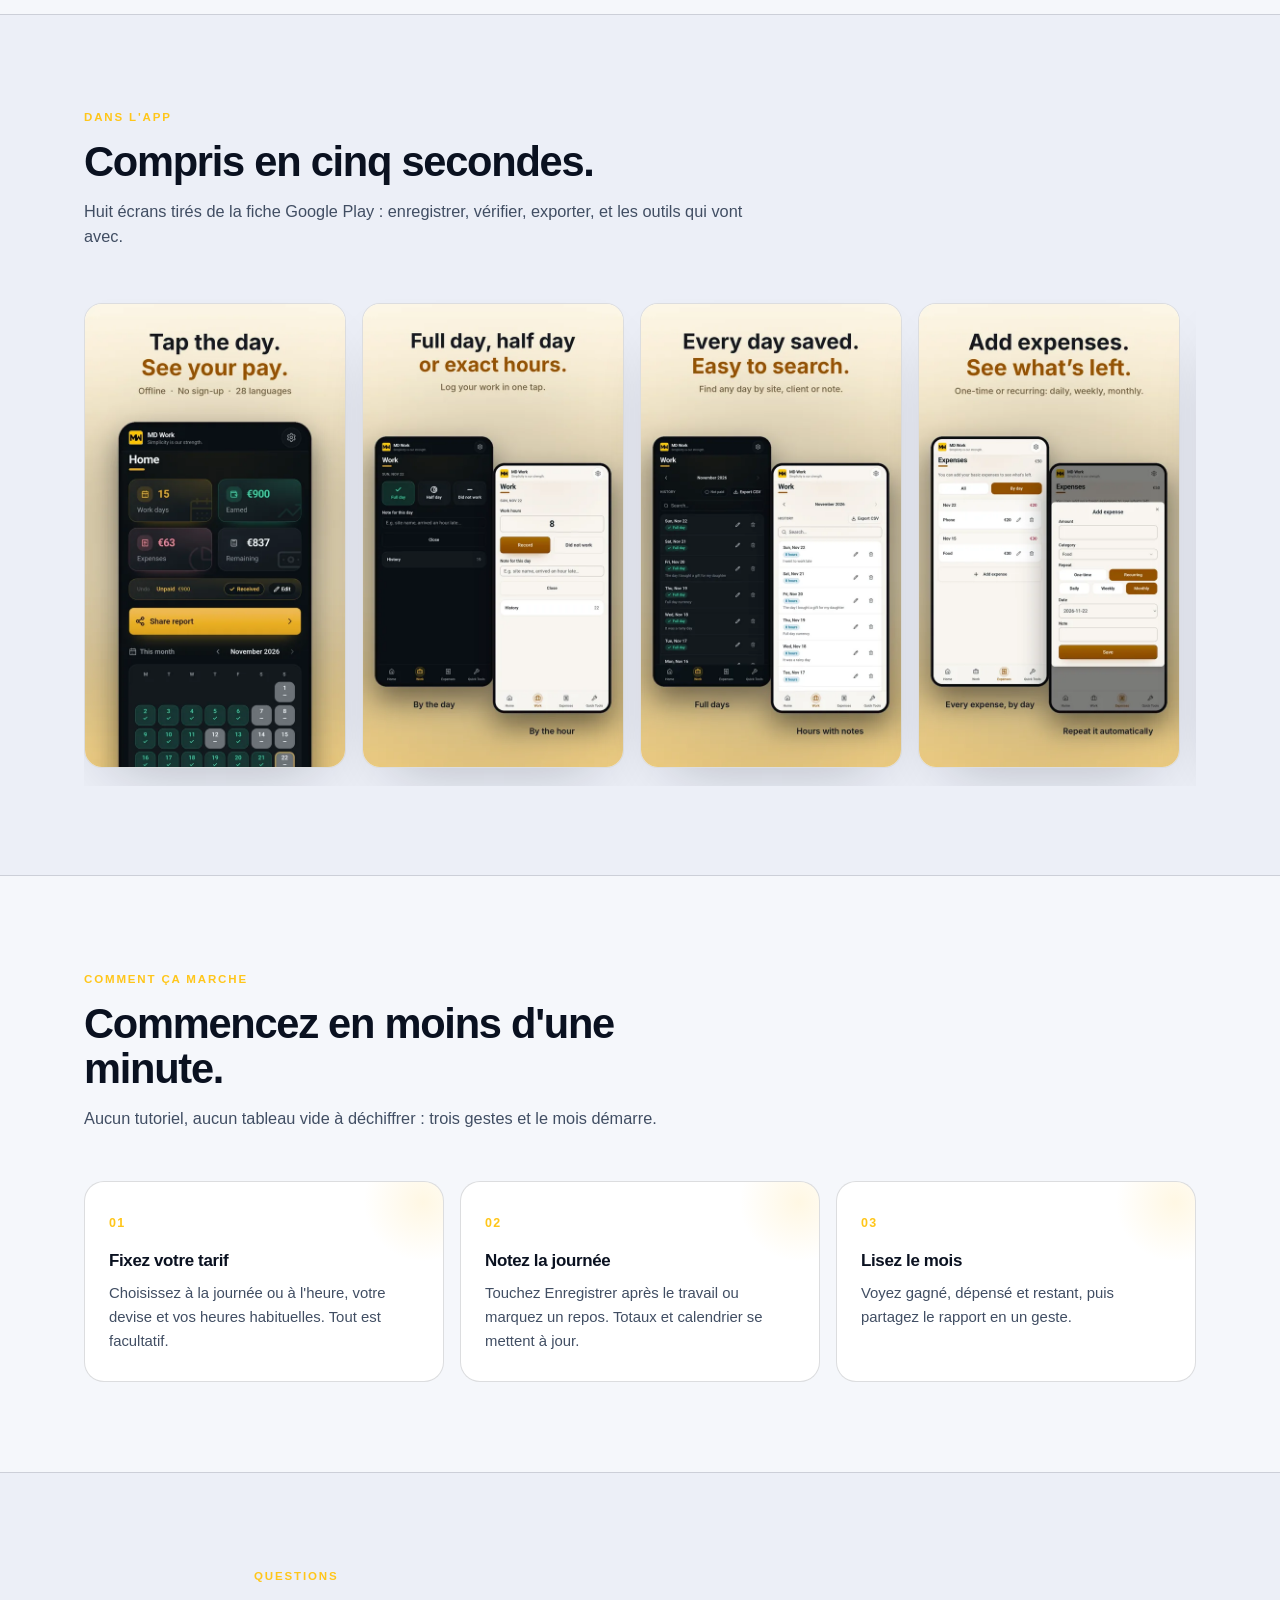
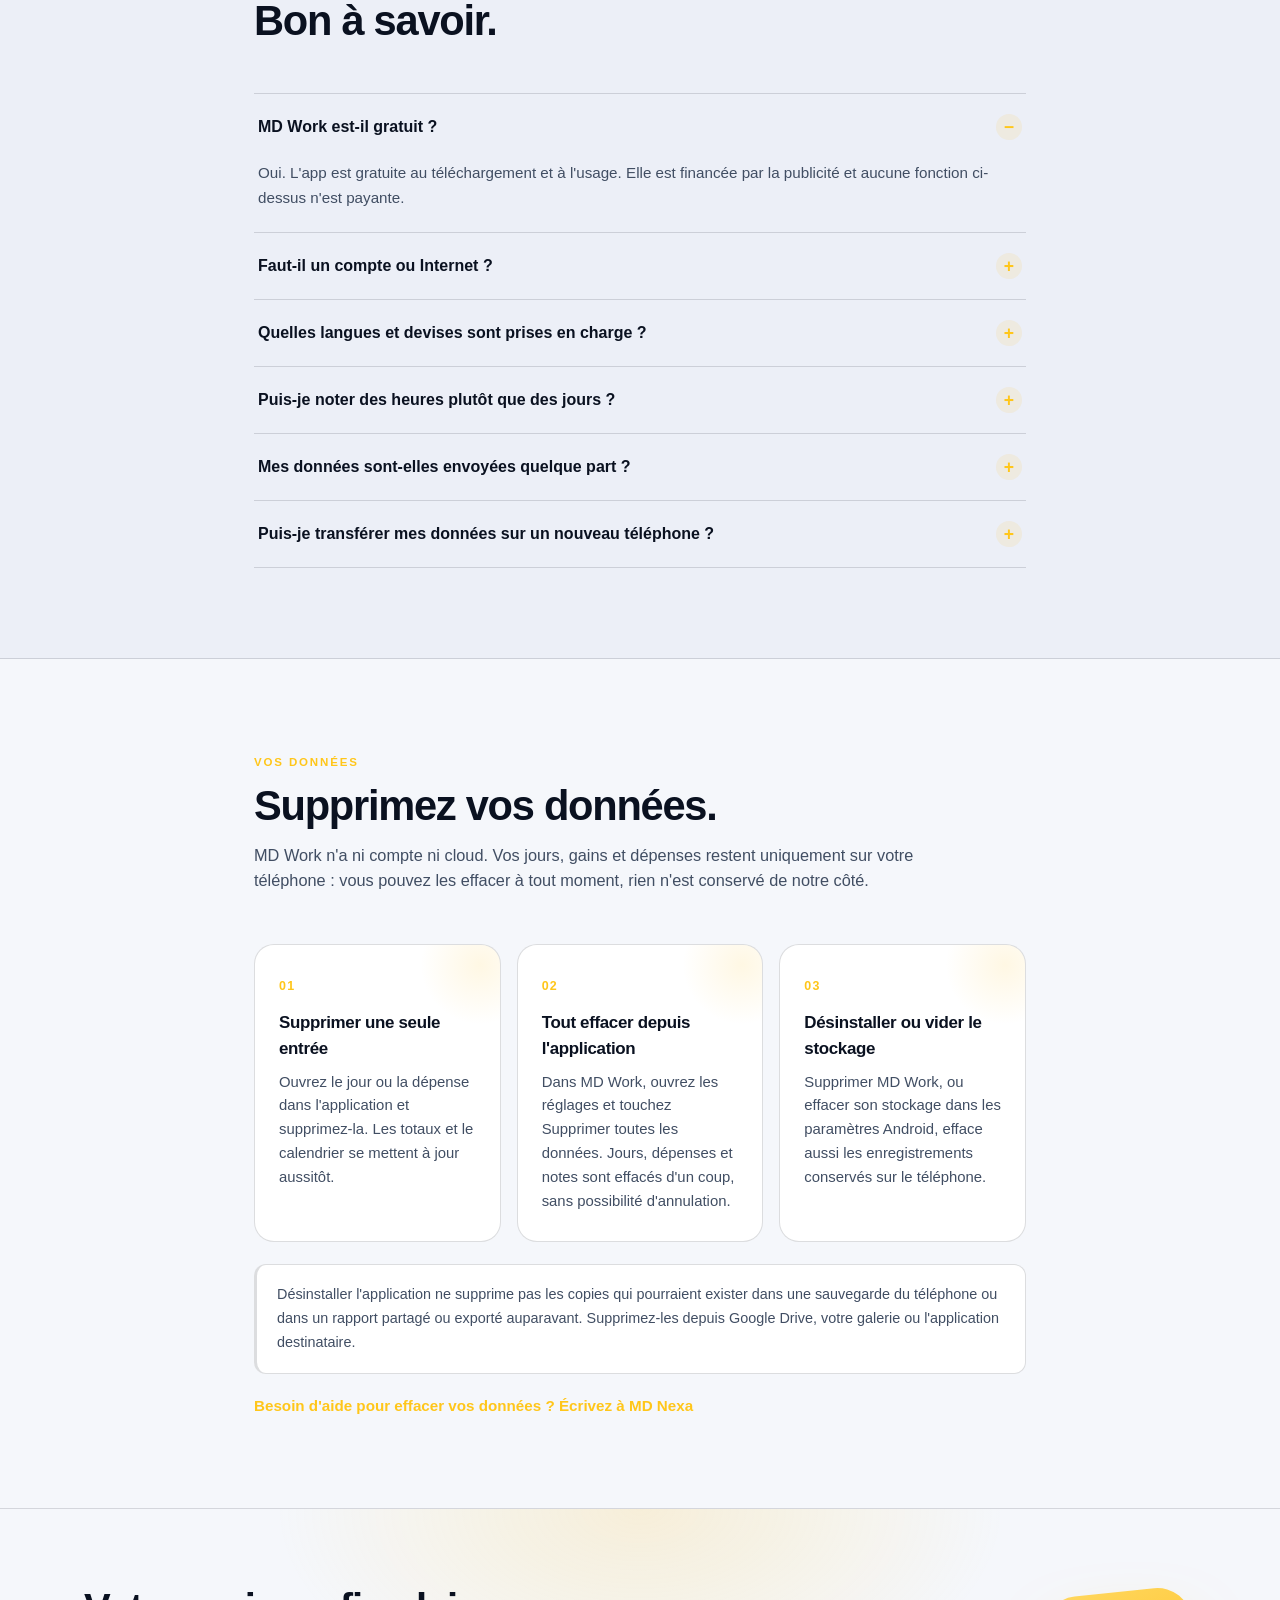
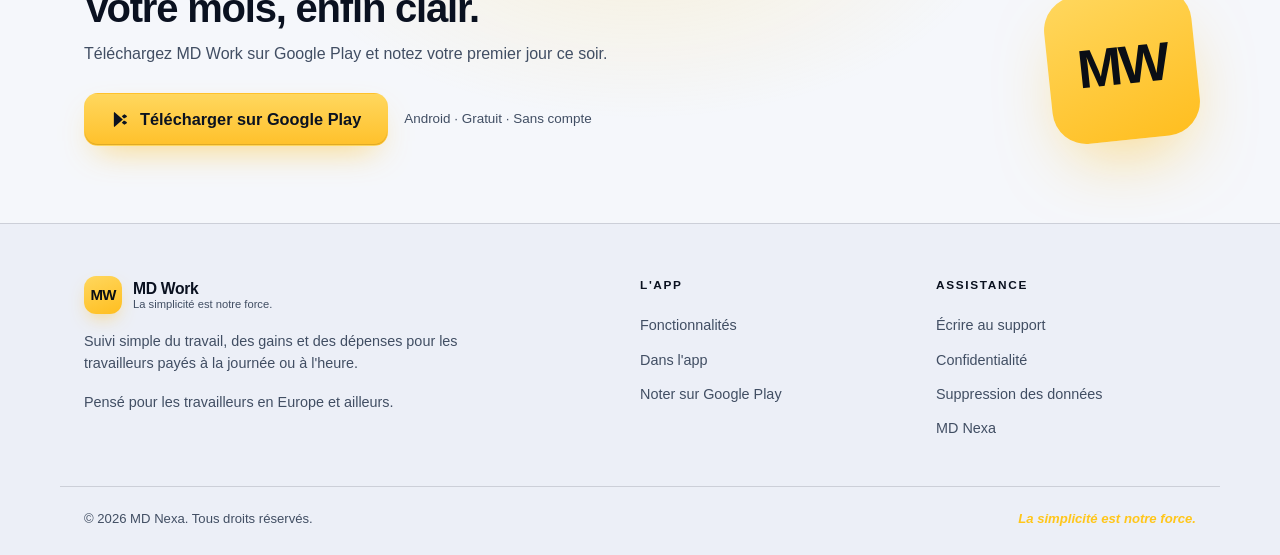
<file: public/fr/index.html>
<!doctype html>
<html lang="fr" dir="ltr" data-theme="dark" data-base="../">
<head>  <!-- Google tag (gtag.js) -->
  <script async src="https://www.googletagmanager.com/gtm.js?id=GTM-T6RJDZLR"></script>
  <script>
    window.dataLayer = window.dataLayer || [];
    function gtag(){dataLayer.push(arguments);}
    gtag('js', new Date());
  </script>

<meta charset="utf-8">
<meta name="viewport" content="width=device-width, initial-scale=1">
<title>MD Work — Suivi des jours travaillés, gains et dépenses</title>
<meta name="description" content="MD Work enregistre vos jours travaillés, vos heures, vos gains et vos dépenses : vous savez ce qu'il vous reste en fin de mois. Gratuit sur Google Play, hors ligne, sans compte.">
<meta name="robots" content="index, follow, max-snippet:-1, max-image-preview:large">
<meta name="theme-color" content="#070B12">
<link rel="canonical" href="https://mdnexa9.github.io/Ta7mil11/fr/">
<link rel="alternate" hreflang="en" href="https://mdnexa9.github.io/Ta7mil11/">
<link rel="alternate" hreflang="it" href="https://mdnexa9.github.io/Ta7mil11/it/">
<link rel="alternate" hreflang="fr" href="https://mdnexa9.github.io/Ta7mil11/fr/">
<link rel="alternate" hreflang="de" href="https://mdnexa9.github.io/Ta7mil11/de/">
<link rel="alternate" hreflang="ar" href="https://mdnexa9.github.io/Ta7mil11/ar/">
<link rel="alternate" hreflang="hi" href="https://mdnexa9.github.io/Ta7mil11/hi/">
<link rel="alternate" hreflang="x-default" href="https://mdnexa9.github.io/Ta7mil11/">
<meta property="og:type" content="website">
<meta property="og:site_name" content="MD Work">
<meta property="og:title" content="MD Work — Suivi des jours travaillés, gains et dépenses">
<meta property="og:description" content="MD Work enregistre vos jours travaillés, vos heures, vos gains et vos dépenses : vous savez ce qu'il vous reste en fin de mois. Gratuit sur Google Play, hors ligne, sans compte.">
<meta property="og:url" content="https://mdnexa9.github.io/Ta7mil11/fr/">
<meta property="og:image" content="https://mdnexa9.github.io/Ta7mil11/assets/img/og.png">
<meta property="og:locale" content="fr_FR">
<meta name="twitter:card" content="summary_large_image">
<meta name="twitter:image" content="https://mdnexa9.github.io/Ta7mil11/assets/img/og.png">
<link rel="icon" href="../assets/img/favicon.svg" type="image/svg+xml">
<link rel="apple-touch-icon" href="../assets/img/icon-180.png">
<link rel="manifest" href="../manifest.webmanifest">
<link rel="stylesheet" href="../assets/css/style.css">
<script type="application/ld+json">
{
  "@context": "https://schema.org",
  "@graph": [
    {
      "@type": "SoftwareApplication",
      "@id": "https://mdnexa9.github.io/Ta7mil11/fr/#app",
      "name": "MD Work",
      "operatingSystem": "Android 7.0 and up",
      "applicationCategory": "ProductivityApplication",
      "applicationSubCategory": "Work hours and expense tracker",
      "url": "https://mdnexa9.github.io/Ta7mil11/fr/",
      "downloadUrl": "https://play.google.com/store/apps/details?id=app.mdwork.notebook",
      "installUrl": "https://play.google.com/store/apps/details?id=app.mdwork.notebook",
      "sameAs": [
        "https://play.google.com/store/apps/details?id=app.mdwork.notebook"
      ],
      "description": "MD Work est le carnet de travail simple pour ceux qui sont payés à la journée ou à l'heure. Notez vos jours, surveillez vos dépenses et sachez ce qu'il reste : sans compte et sans tableur.",
      "inLanguage": [
        "fr"
      ],
      "isAccessibleForFree": true,
      "screenshot": [
        "https://mdnexa9.github.io/Ta7mil11/assets/img/play/01-home.webp",
        "https://mdnexa9.github.io/Ta7mil11/assets/img/play/02-day-hours.webp",
        "https://mdnexa9.github.io/Ta7mil11/assets/img/play/03-history.webp",
        "https://mdnexa9.github.io/Ta7mil11/assets/img/play/04-expenses.webp",
        "https://mdnexa9.github.io/Ta7mil11/assets/img/play/05-quick-tools.webp",
        "https://mdnexa9.github.io/Ta7mil11/assets/img/play/06-lists.webp",
        "https://mdnexa9.github.io/Ta7mil11/assets/img/play/07-languages.webp",
        "https://mdnexa9.github.io/Ta7mil11/assets/img/play/08-reports.webp"
      ],
      "author": {
        "@type": "Organization",
        "name": "MD Nexa",
        "url": "https://play.google.com/store/apps/developer?id=MD+Nexa"
      },
      "publisher": {
        "@id": "https://mdnexa9.github.io/Ta7mil11/#org"
      },
      "offers": {
        "@type": "Offer",
        "price": "0",
        "priceCurrency": "EUR"
      }
    },
    {
      "@type": "Organization",
      "@id": "https://mdnexa9.github.io/Ta7mil11/#org",
      "name": "MD Nexa",
      "url": "https://play.google.com/store/apps/developer?id=MD+Nexa",
      "sameAs": [
        "https://play.google.com/store/apps/details?id=app.mdwork.notebook"
      ]
    },
    {
      "@type": "WebSite",
      "@id": "https://mdnexa9.github.io/Ta7mil11/#site",
      "url": "https://mdnexa9.github.io/Ta7mil11/",
      "name": "MD Work",
      "inLanguage": "en",
      "publisher": {
        "@id": "https://mdnexa9.github.io/Ta7mil11/#org"
      }
    },
    {
      "@type": "FAQPage",
      "@id": "https://mdnexa9.github.io/Ta7mil11/fr/#faq",
      "mainEntity": [
        {
          "@type": "Question",
          "name": "MD Work est-il gratuit ?",
          "acceptedAnswer": {
            "@type": "Answer",
            "text": "Oui. L'app est gratuite au téléchargement et à l'usage. Elle est financée par la publicité et aucune fonction ci-dessus n'est payante."
          }
        },
        {
          "@type": "Question",
          "name": "Faut-il un compte ou Internet ?",
          "acceptedAnswer": {
            "@type": "Answer",
            "text": "Non. Aucune inscription, aucun identifiant. Vos données sont stockées sur votre appareil, l'app fonctionne donc hors ligne."
          }
        },
        {
          "@type": "Question",
          "name": "Quelles langues et devises sont prises en charge ?",
          "acceptedAnswer": {
            "@type": "Answer",
            "text": "L'application et ses rapports sont traduits en 28 langues, dont l'arabe avec prise en charge complète de la droite vers la gauche, et elle gère EUR, USD, GBP, TND et AED."
          }
        },
        {
          "@type": "Question",
          "name": "Puis-je noter des heures plutôt que des jours ?",
          "acceptedAnswer": {
            "@type": "Answer",
            "text": "Oui. Dans les réglages, choisissez « À l'heure » et saisissez vos heures : les gains suivent votre tarif horaire."
          }
        },
        {
          "@type": "Question",
          "name": "Mes données sont-elles envoyées quelque part ?",
          "acceptedAnswer": {
            "@type": "Answer",
            "text": "Aucun relevé ne quitte votre téléphone. L'app ne demande pas de compte et vos journées restent locales."
          }
        },
        {
          "@type": "Question",
          "name": "Puis-je transférer mes données sur un nouveau téléphone ?",
          "acceptedAnswer": {
            "@type": "Answer",
            "text": "Oui. Exportez un fichier de sauvegarde depuis l'application, gardez-le en lieu sûr et restaurez-le sur le nouveau téléphone. Sans sauvegarde, les données restent sur l'ancien appareil."
          }
        }
      ]
    }
  ]
}
</script>
</head>
<body>
<a class="skip" href="#main" data-i18n="a11y.skip">Aller au contenu</a>

<header class="header">
  <div class="wrap header__inner">
    <a class="brand" href="#top" aria-label="MD Work">
      <span class="brand__mark" aria-hidden="true">MW</span>
      <span class="brand__text">
        <b>MD Work</b>
        <small data-i18n="brand.tag">La simplicité est notre force.</small>
      </span>
    </a>

    <nav class="nav" aria-label="Sections">
      <a href="#features" data-i18n="nav.features">Fonctionnalités</a>
      <a href="#inside" data-i18n="nav.inside">Dans l'app</a>
      <a href="#how" data-i18n="nav.how">Comment ça marche</a>
      <a href="#faq" data-i18n="nav.faq">FAQ</a>
    </nav>

    <div class="tools">
      <div class="lang">
        <svg class="lang__ico" viewBox="0 0 24 24" aria-hidden="true"><circle cx="12" cy="12" r="9"/><path d="M3 12h18M12 3c2.5 2.4 3.8 5.5 3.8 9S14.5 18.6 12 21c-2.5-2.4-3.8-5.5-3.8-9S9.5 5.4 12 3z"/></svg>
        <label class="sr" for="lang">Language</label>
        <select id="lang" class="lang__select">
          <option value="en">English</option>
          <option value="it">Italiano</option>
          <option value="fr">Français</option>
          <option value="de">Deutsch</option>
          <option value="ar">العربية</option>
          <option value="hi">हिन्दी</option>
        </select>
      </div>
      <button class="iconbtn" id="theme" type="button" aria-pressed="false" title="Theme">
        <svg class="ico-moon" viewBox="0 0 24 24" aria-hidden="true"><path d="M20 14.5A8.5 8.5 0 0 1 9.5 4a8.5 8.5 0 1 0 10.5 10.5z"/></svg>
        <svg class="ico-sun" viewBox="0 0 24 24" aria-hidden="true"><circle cx="12" cy="12" r="4.2"/><path d="M12 2v2.5M12 19.5V22M2 12h2.5M19.5 12H22M4.9 4.9l1.8 1.8M17.3 17.3l1.8 1.8M19.1 4.9l-1.8 1.8M6.7 17.3l-1.8 1.8"/></svg>
      </button>
      <a class="btn btn--primary btn--sm" href="https://play.google.com/store/apps/details?id=app.mdwork.notebook" target="_blank" rel="noopener">
        <svg class="playico" viewBox="0 0 24 24" aria-hidden="true"><path d="M4.2 2.4 15 12 4.2 21.6A2 2 0 0 1 3.6 20V4a2 2 0 0 1 .6-1.6zM16.4 10.8l2.9-1.6c1.1-.6 1.1-1.8 0-2.4l-2.4-1.3L13.6 8l2.8 2.8zM13.6 16l3.3 2.5 2.4-1.3c1.1-.6 1.1-1.8 0-2.4l-2.9-1.6L13.6 16z"/></svg>
        <span data-i18n="nav.download">Télécharger l'app</span>
      </a>
    </div>
  </div>
</header>

<main id="main">

  <section class="hero" id="top">
    <div class="hero__bg" aria-hidden="true"></div>
    <div class="wrap hero__grid">
      <div class="hero__copy">
        <span class="pill" data-i18n="hero.badge">Un produit MD Nexa</span>
        <h1>
          <span data-i18n="hero.t1">Suivez vos jours de travail,</span>
          <em data-i18n="hero.t2">vos gains et vos dépenses.</em>
        </h1>
        <p class="lead" data-i18n="hero.sub">MD Work est le carnet de travail simple pour ceux qui sont payés à la journée ou à l'heure. Notez vos jours, surveillez vos dépenses et sachez ce qu'il reste : sans compte et sans tableur.</p>
        <div class="hero__actions">
          <a class="btn btn--primary" href="https://play.google.com/store/apps/details?id=app.mdwork.notebook" target="_blank" rel="noopener">
            <svg class="playico" viewBox="0 0 24 24" aria-hidden="true"><path d="M4.2 2.4 15 12 4.2 21.6A2 2 0 0 1 3.6 20V4a2 2 0 0 1 .6-1.6zM16.4 10.8l2.9-1.6c1.1-.6 1.1-1.8 0-2.4l-2.4-1.3L13.6 8l2.8 2.8zM13.6 16l3.3 2.5 2.4-1.3c1.1-.6 1.1-1.8 0-2.4l-2.9-1.6L13.6 16z"/></svg>
            <span data-i18n="hero.cta">Télécharger sur Google Play</span>
          </a>
          <a class="btn btn--ghost" href="#inside" data-i18n="hero.cta2">Voir l'app</a>
        </div>
        <ul class="hero__facts">
          <li data-i18n="hero.p1">Sans inscription</li>
          <li data-i18n="hero.p2">Hors ligne</li>
          <li data-i18n="hero.p3">Privé par défaut</li>
          <li data-i18n="hero.p4">28 langues</li>
        </ul>
      </div>

      <div class="hero__art">
        <figure class="shot shot--hero">
          <img
            src="../assets/img/play/01-home.webp"
            srcset="../assets/img/play/01-home-540.webp 540w, ../assets/img/play/01-home.webp 1080w"
            sizes="(max-width: 1040px) 74vw, 320px"
            width="1080" height="1920"
            alt="MD Work home screen for November 2026: 15 work days, €900 earned, €63 expenses and €837 remaining, above the month calendar and the paid-day bar."
            fetchpriority="high" decoding="async">
        </figure>
      </div>
    </div>
  </section>

  <section class="section" id="features">
    <div class="wrap">
      <header class="shead">
        <span class="kicker" data-i18n="features.kicker">Fonctionnalités</span>
        <h2 data-i18n="features.title">Petite app. Comptes clairs.</h2>
        <p data-i18n="features.sub">Tout le nécessaire pour suivre un mois de travail, rien de plus.</p>
      </header>

      <div class="cards">
        <article class="card">
          <span class="card__ico"><svg viewBox="0 0 24 24" aria-hidden="true"><rect x="3" y="5" width="18" height="16" rx="3"/><path d="M8 3v4M16 3v4M3 10h18"/></svg></span>
          <h3 data-i18n="f1.t">Suivi des journées</h3>
          <p data-i18n="f1.d">Enregistrez des journées complètes, des demi-journées et des repos, puis marquez le jour comme payé une fois payé.</p>
        </article>
        <article class="card">
          <span class="card__ico"><svg viewBox="0 0 24 24" aria-hidden="true"><path d="M6 3h12v18l-3-2-3 2-3-2-3 2z"/><path d="M9 8h6M9 12h6"/></svg></span>
          <h3 data-i18n="f3.t">Dépenses maîtrisées</h3>
          <p data-i18n="f3.d">Ajoutez des dépenses avec catégorie, note et date, et répétez chaque mois les dépenses fixes.</p>
        </article>
        <article class="card">
          <span class="card__ico"><svg viewBox="0 0 24 24" aria-hidden="true"><rect x="3" y="3" width="7" height="7" rx="2"/><rect x="14" y="3" width="7" height="7" rx="2"/><rect x="3" y="14" width="7" height="7" rx="2"/><rect x="14" y="14" width="7" height="7" rx="2"/></svg></span>
          <h3 data-i18n="f4.t">Rapports, recherche et CSV</h3>
          <p data-i18n="f4.d">Passez d'un mois à l'autre, cherchez dans l'historique et partagez le mois en image de rapport ou en fichier CSV.</p>
        </article>
        <article class="card">
          <span class="card__ico"><svg viewBox="0 0 24 24" aria-hidden="true"><path d="M13 2 4 14h6l-1 8 9-12h-6z"/></svg></span>
          <h3 data-i18n="f5.t">Outils rapides</h3>
          <p data-i18n="f5.d">Note rapide, minuteur de travail, liste de tâches et rappels qui arrivent même application fermée.</p>
        </article>
        <article class="card">
          <span class="card__ico"><svg viewBox="0 0 24 24" aria-hidden="true"><path d="M12 3l8 3v6c0 5-3.5 8-8 9-4.5-1-8-4-8-9V6z"/><path d="M9 12l2.2 2.2L15.5 10"/></svg></span>
          <h3 data-i18n="f6.t">Privé par conception</h3>
          <p data-i18n="f6.d">Fonctionne hors ligne, sans compte. Vos données restent sur votre téléphone et rien n'est envoyé en ligne.</p>
        </article>
        <article class="card">
          <span class="card__ico"><svg viewBox="0 0 24 24" aria-hidden="true"><rect x="3" y="6" width="18" height="13" rx="3"/><path d="M3 10h18"/><circle cx="16.5" cy="14.5" r="1.6"/></svg></span>
          <h3 data-i18n="f7.t">L'argent qui vous est dû</h3>
          <p data-i18n="f7.d">Marquez un mois non payé, partiellement reçu ou soldé, enregistrez ce que vous avez réellement touché et voyez ce qui reste dû.</p>
        </article>
      </div>
    </div>
  </section>

  <section class="section section--alt" id="inside">
    <div class="wrap">
      <header class="shead">
        <span class="kicker" data-i18n="inside.kicker">Dans l'app</span>
        <h2 data-i18n="inside.title">Compris en cinq secondes.</h2>
        <p data-i18n="inside.sub">Huit écrans tirés de la fiche Google Play : enregistrer, vérifier, exporter, et les outils qui vont avec.</p>
      </header>

      <ul class="shots">
        <li>
          <img
            src="../assets/img/play/01-home-540.webp"
            srcset="../assets/img/play/01-home-540.webp 540w, ../assets/img/play/01-home.webp 1080w"
            sizes="(max-width: 640px) 74vw, 262px"
            width="540" height="960" loading="lazy" decoding="async"
            alt="MD Work home screen for November 2026: 15 work days, €900 earned, €63 expenses and €837 remaining, above the month calendar and the paid-day bar.">
        </li>
        <li>
          <img
            src="../assets/img/play/02-day-hours-540.webp"
            srcset="../assets/img/play/02-day-hours-540.webp 540w, ../assets/img/play/02-day-hours.webp 1080w"
            sizes="(max-width: 640px) 74vw, 262px"
            width="540" height="960" loading="lazy" decoding="async"
            alt="By the day or by the hour: record a full day, a half day or the exact hours you worked, with an optional note.">
        </li>
        <li>
          <img
            src="../assets/img/play/03-history-540.webp"
            srcset="../assets/img/play/03-history-540.webp 540w, ../assets/img/play/03-history.webp 1080w"
            sizes="(max-width: 640px) 74vw, 262px"
            width="540" height="960" loading="lazy" decoding="async"
            alt="Work history listing every day of the month with its hours, a search field and an Export CSV button.">
        </li>
        <li>
          <img
            src="../assets/img/play/04-expenses-540.webp"
            srcset="../assets/img/play/04-expenses-540.webp 540w, ../assets/img/play/04-expenses.webp 1080w"
            sizes="(max-width: 640px) 74vw, 262px"
            width="540" height="960" loading="lazy" decoding="async"
            alt="The month expense list next to the Add expense sheet: amount, category, one-time or recurring, date and note.">
        </li>
        <li>
          <img
            src="../assets/img/play/05-quick-tools-540.webp"
            srcset="../assets/img/play/05-quick-tools-540.webp 540w, ../assets/img/play/05-quick-tools.webp 1080w"
            sizes="(max-width: 640px) 74vw, 262px"
            width="540" height="960" loading="lazy" decoding="async"
            alt="Quick Tools screen with Quick Note, the work Timer and a Checklist built into the app.">
        </li>
        <li>
          <img
            src="../assets/img/play/06-lists-540.webp"
            srcset="../assets/img/play/06-lists-540.webp 540w, ../assets/img/play/06-lists.webp 1080w"
            sizes="(max-width: 640px) 74vw, 262px"
            width="540" height="960" loading="lazy" decoding="async"
            alt="Checklists with a progress bar and tables with totals, kept next to the work log.">
        </li>
        <li>
          <img
            src="../assets/img/play/07-languages-540.webp"
            srcset="../assets/img/play/07-languages-540.webp 540w, ../assets/img/play/07-languages.webp 1080w"
            sizes="(max-width: 640px) 74vw, 262px"
            width="540" height="960" loading="lazy" decoding="async"
            alt="28 languages and the full currency list, with settings for rate, working hours and reminders.">
        </li>
        <li>
          <img
            src="../assets/img/play/08-reports-540.webp"
            srcset="../assets/img/play/08-reports-540.webp 540w, ../assets/img/play/08-reports.webp 1080w"
            sizes="(max-width: 640px) 74vw, 262px"
            width="540" height="960" loading="lazy" decoding="async"
            alt="Monthly summary and work-hours report that can be shared as an image, a CSV file or text, plus a price list.">
        </li>
      </ul>
    </div>
  </section>

  <section class="section" id="how">
    <div class="wrap">
      <header class="shead">
        <span class="kicker" data-i18n="how.kicker">Comment ça marche</span>
        <h2 data-i18n="how.title">Commencez en moins d'une minute.</h2>
        <p data-i18n="how.sub">Aucun tutoriel, aucun tableau vide à déchiffrer : trois gestes et le mois démarre.</p>
      </header>
      <ol class="steps">
        <li class="step">
          <span class="step__num">01</span>
          <h3 data-i18n="st1.t">Fixez votre tarif</h3>
          <p data-i18n="st1.d">Choisissez à la journée ou à l'heure, votre devise et vos heures habituelles. Tout est facultatif.</p>
        </li>
        <li class="step">
          <span class="step__num">02</span>
          <h3 data-i18n="st2.t">Notez la journée</h3>
          <p data-i18n="st2.d">Touchez Enregistrer après le travail ou marquez un repos. Totaux et calendrier se mettent à jour.</p>
        </li>
        <li class="step">
          <span class="step__num">03</span>
          <h3 data-i18n="st3.t">Lisez le mois</h3>
          <p data-i18n="st3.d">Voyez gagné, dépensé et restant, puis partagez le rapport en un geste.</p>
        </li>
      </ol>
    </div>
  </section>

  <section class="section section--alt" id="faq">
    <div class="wrap wrap--narrow">
      <header class="shead">
        <span class="kicker" data-i18n="faq.kicker">Questions</span>
        <h2 data-i18n="faq.title">Bon à savoir.</h2>
      </header>
      <div class="faq">
        <details class="qa" open>
          <summary data-i18n="fa1.q">MD Work est-il gratuit ?</summary>
          <p data-i18n="fa1.a">Oui. L'app est gratuite au téléchargement et à l'usage. Elle est financée par la publicité et aucune fonction ci-dessus n'est payante.</p>
        </details>
        <details class="qa">
          <summary data-i18n="fa2.q">Faut-il un compte ou Internet ?</summary>
          <p data-i18n="fa2.a">Non. Aucune inscription, aucun identifiant. Vos données sont stockées sur votre appareil, l'app fonctionne donc hors ligne.</p>
        </details>
        <details class="qa">
          <summary data-i18n="fa3.q">Quelles langues et devises sont prises en charge ?</summary>
          <p data-i18n="fa3.a">L'application et ses rapports sont traduits en 28 langues, dont l'arabe avec prise en charge complète de la droite vers la gauche, et elle gère EUR, USD, GBP, TND et AED.</p>
        </details>
        <details class="qa">
          <summary data-i18n="fa4.q">Puis-je noter des heures plutôt que des jours ?</summary>
          <p data-i18n="fa4.a">Oui. Dans les réglages, choisissez « À l'heure » et saisissez vos heures : les gains suivent votre tarif horaire.</p>
        </details>
        <details class="qa">
          <summary data-i18n="fa6.q">Mes données sont-elles envoyées quelque part ?</summary>
          <p data-i18n="fa6.a">Aucun relevé ne quitte votre téléphone. L'app ne demande pas de compte et vos journées restent locales.</p>
        </details>
        <details class="qa">
          <summary data-i18n="fa7.q">Puis-je transférer mes données sur un nouveau téléphone ?</summary>
          <p data-i18n="fa7.a">Oui. Exportez un fichier de sauvegarde depuis l'application, gardez-le en lieu sûr et restaurez-le sur le nouveau téléphone. Sans sauvegarde, les données restent sur l'ancien appareil.</p>
        </details>
      </div>
    </div>
  </section>

  <section class="section" id="delete-data">
    <div class="wrap wrap--narrow">
      <header class="shead">
        <span class="kicker" data-i18n="del.kicker">Vos données</span>
        <h2 data-i18n="del.title">Supprimez vos données.</h2>
        <p data-i18n="del.sub">MD Work n'a ni compte ni cloud. Vos jours, gains et dépenses restent uniquement sur votre téléphone : vous pouvez les effacer à tout moment, rien n'est conservé de notre côté.</p>
      </header>
      <ol class="steps">
        <li class="step">
          <span class="step__num">01</span>
          <h3 data-i18n="del.s1t">Supprimer une seule entrée</h3>
          <p data-i18n="del.s1d">Ouvrez le jour ou la dépense dans l'application et supprimez-la. Les totaux et le calendrier se mettent à jour aussitôt.</p>
        </li>
        <li class="step">
          <span class="step__num">02</span>
          <h3 data-i18n="del.s2t">Tout effacer depuis l'application</h3>
          <p data-i18n="del.s2d">Dans MD Work, ouvrez les réglages et touchez Supprimer toutes les données. Jours, dépenses et notes sont effacés d'un coup, sans possibilité d'annulation.</p>
        </li>
        <li class="step">
          <span class="step__num">03</span>
          <h3 data-i18n="del.s3t">Désinstaller ou vider le stockage</h3>
          <p data-i18n="del.s3d">Supprimer MD Work, ou effacer son stockage dans les paramètres Android, efface aussi les enregistrements conservés sur le téléphone.</p>
        </li>
      </ol>
      <p class="delnote" data-i18n="del.note">Désinstaller l'application ne supprime pas les copies qui pourraient exister dans une sauvegarde du téléphone ou dans un rapport partagé ou exporté auparavant. Supprimez-les depuis Google Drive, votre galerie ou l'application destinataire.</p>
      <a class="delmail" href="mailto:mdnexa9@gmail.com?subject=MD%20Work%20data%20deletion%20request" data-i18n="del.mail">Besoin d'aide pour effacer vos données ? Écrivez à MD Nexa</a>
    </div>
  </section>

  <section class="cta" id="download">
    <div class="wrap cta__inner">
      <div class="cta__copy">
        <h2 data-i18n="cta.title">Votre mois, enfin clair.</h2>
        <p data-i18n="cta.sub">Téléchargez MD Work sur Google Play et notez votre premier jour ce soir.</p>
        <div class="cta__actions">
          <a class="btn btn--primary btn--lg" href="https://play.google.com/store/apps/details?id=app.mdwork.notebook" target="_blank" rel="noopener">
            <svg class="playico" viewBox="0 0 24 24" aria-hidden="true"><path d="M4.2 2.4 15 12 4.2 21.6A2 2 0 0 1 3.6 20V4a2 2 0 0 1 .6-1.6zM16.4 10.8l2.9-1.6c1.1-.6 1.1-1.8 0-2.4l-2.4-1.3L13.6 8l2.8 2.8zM13.6 16l3.3 2.5 2.4-1.3c1.1-.6 1.1-1.8 0-2.4l-2.9-1.6L13.6 16z"/></svg>
            <span data-i18n="cta.btn">Télécharger sur Google Play</span>
          </a>
          <span class="cta__note" data-i18n="cta.note">Android · Gratuit · Sans compte</span>
        </div>
      </div>
      <div class="cta__badge" aria-hidden="true"><span class="brand__mark brand__mark--xl">MW</span></div>
    </div>
  </section>

</main>

<footer class="footer">
  <div class="wrap footer__grid">
    <div class="footer__brand">
      <a class="brand" href="#top">
        <span class="brand__mark" aria-hidden="true">MW</span>
        <span class="brand__text"><b>MD Work</b><small data-i18n="brand.tag">La simplicité est notre force.</small></span>
      </a>
      <p data-i18n="footer.about">Suivi simple du travail, des gains et des dépenses pour les travailleurs payés à la journée ou à l'heure.</p>
      <p class="footer__made" data-i18n="footer.made">Pensé pour les travailleurs en Europe et ailleurs.</p>
    </div>
    <nav class="footer__col" aria-label="App">
      <h3 data-i18n="footer.app">L'app</h3>
      <a href="#features" data-i18n="nav.features">Fonctionnalités</a>
      <a href="#inside" data-i18n="nav.inside">Dans l'app</a>
      <a href="https://play.google.com/store/apps/details?id=app.mdwork.notebook" target="_blank" rel="noopener" data-i18n="footer.rate">Noter sur Google Play</a>
    </nav>
    <nav class="footer__col" aria-label="Support">
      <h3 data-i18n="footer.support">Assistance</h3>
      <a href="mailto:mdnexa9@gmail.com" data-i18n="footer.email">Écrire au support</a>
      <a href="https://mdworkprivacypolicy.vercel.app/" target="_blank" rel="noopener" data-i18n="footer.privacy">Confidentialité</a>
      <a href="#delete-data" data-i18n="nav.delete">Suppression des données</a>
      <a href="https://play.google.com/store/apps/developer?id=MD+Nexa" target="_blank" rel="noopener">MD Nexa</a>
    </nav>
  </div>
  <div class="wrap footer__bottom">
    <span data-i18n="footer.rights">© 2026 MD Nexa. Tous droits réservés.</span>
    <span class="footer__tag" data-i18n="footer.tag">La simplicité est notre force.</span>
  </div>
</footer>

<div class="stickybar" id="stickybar" hidden>
  <div class="stickybar__txt">
    <b>MD Work</b>
    <small data-i18n="cta.note">Android · Gratuit · Sans compte</small>
  </div>
  <a class="btn btn--primary btn--sm" href="https://play.google.com/store/apps/details?id=app.mdwork.notebook" target="_blank" rel="noopener" data-i18n="nav.download">Télécharger l'app</a>
</div>

<script src="../assets/js/app.js" defer></script>
<script>
(function () {
  document.addEventListener('click', function (e) {
    var t = e.target;
    if (!t || !t.closest) return;
    var a = t.closest('a[href*="play.google.com"]');
    if (!a) return;
    var m = a.href.match(/id=([A-Za-z0-9_.]+)/);
    if (typeof gtag === 'function') {
      gtag('event', 'play_click', {
        link_url: a.href,
        app_id: m ? m[1] : '',
        page_path: location.pathname
      });
    }
  }, true);
})();
</script>
</body>
</html>
</file>
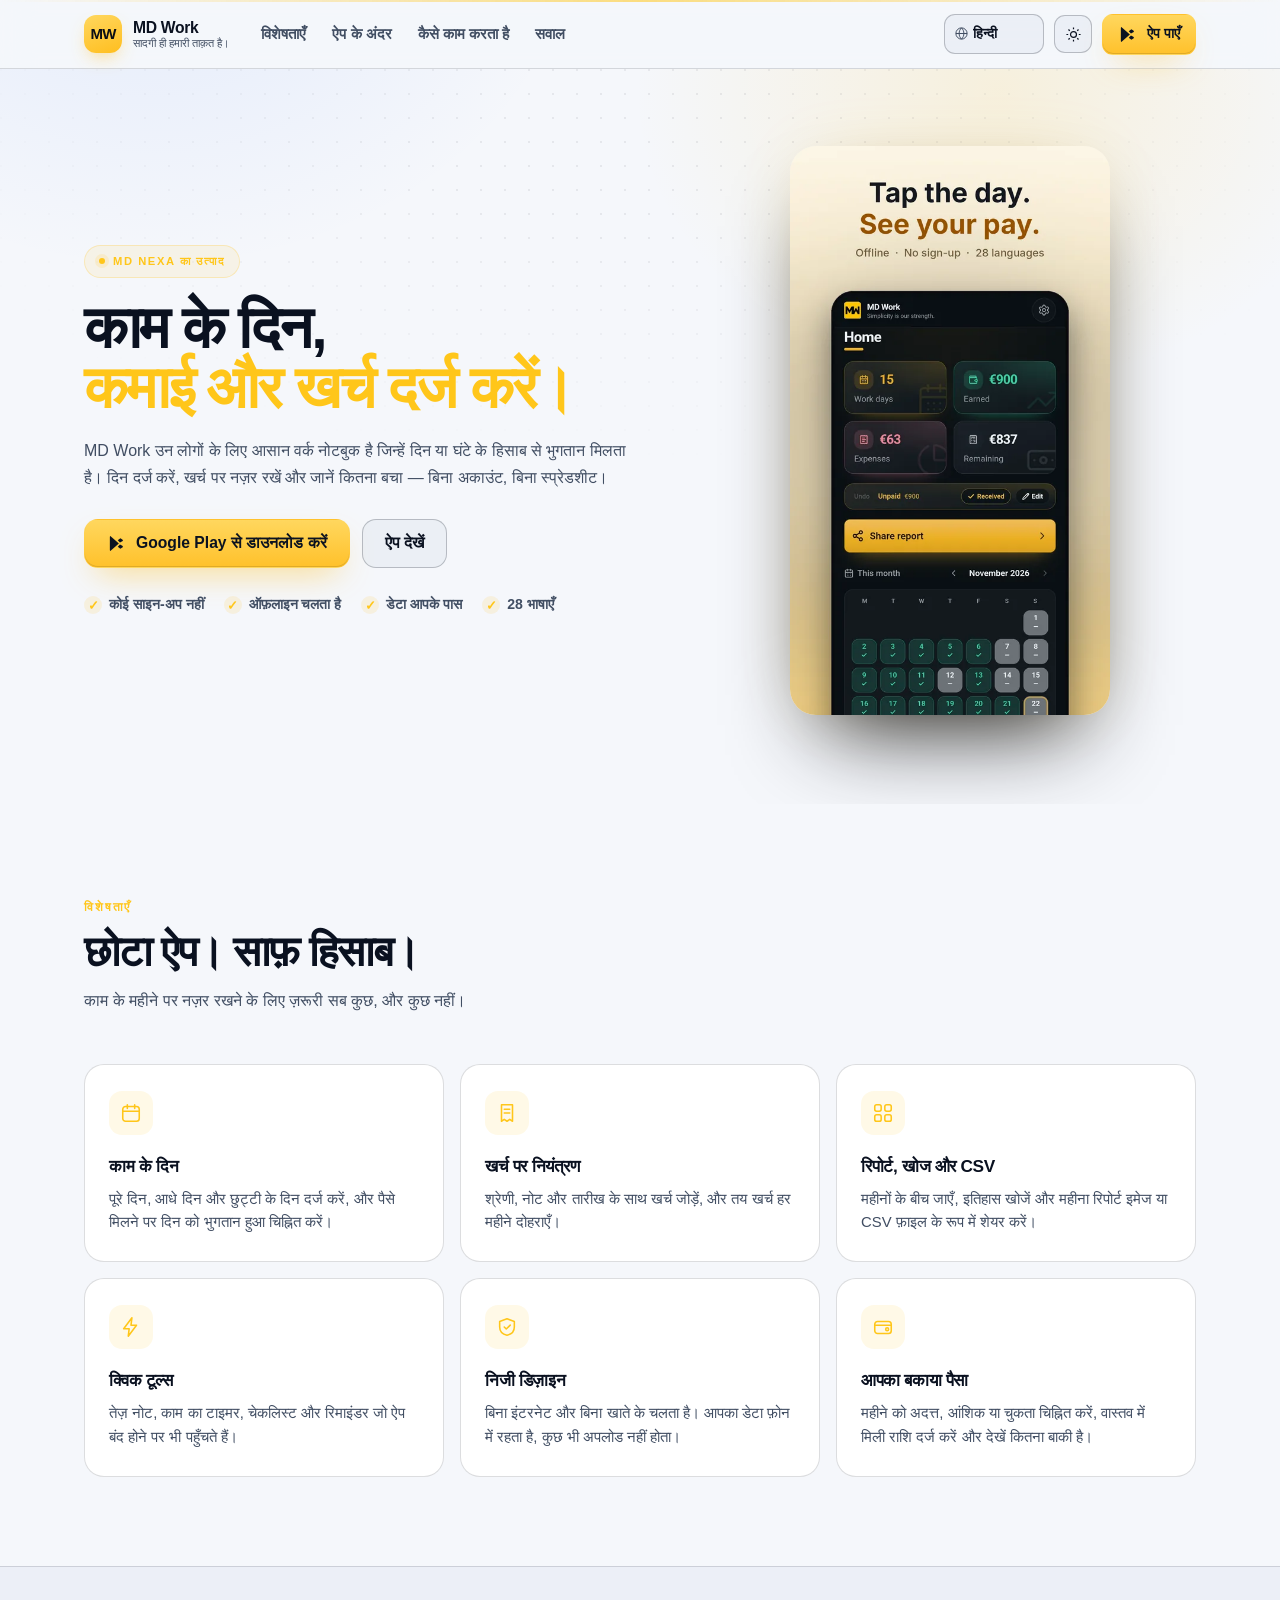
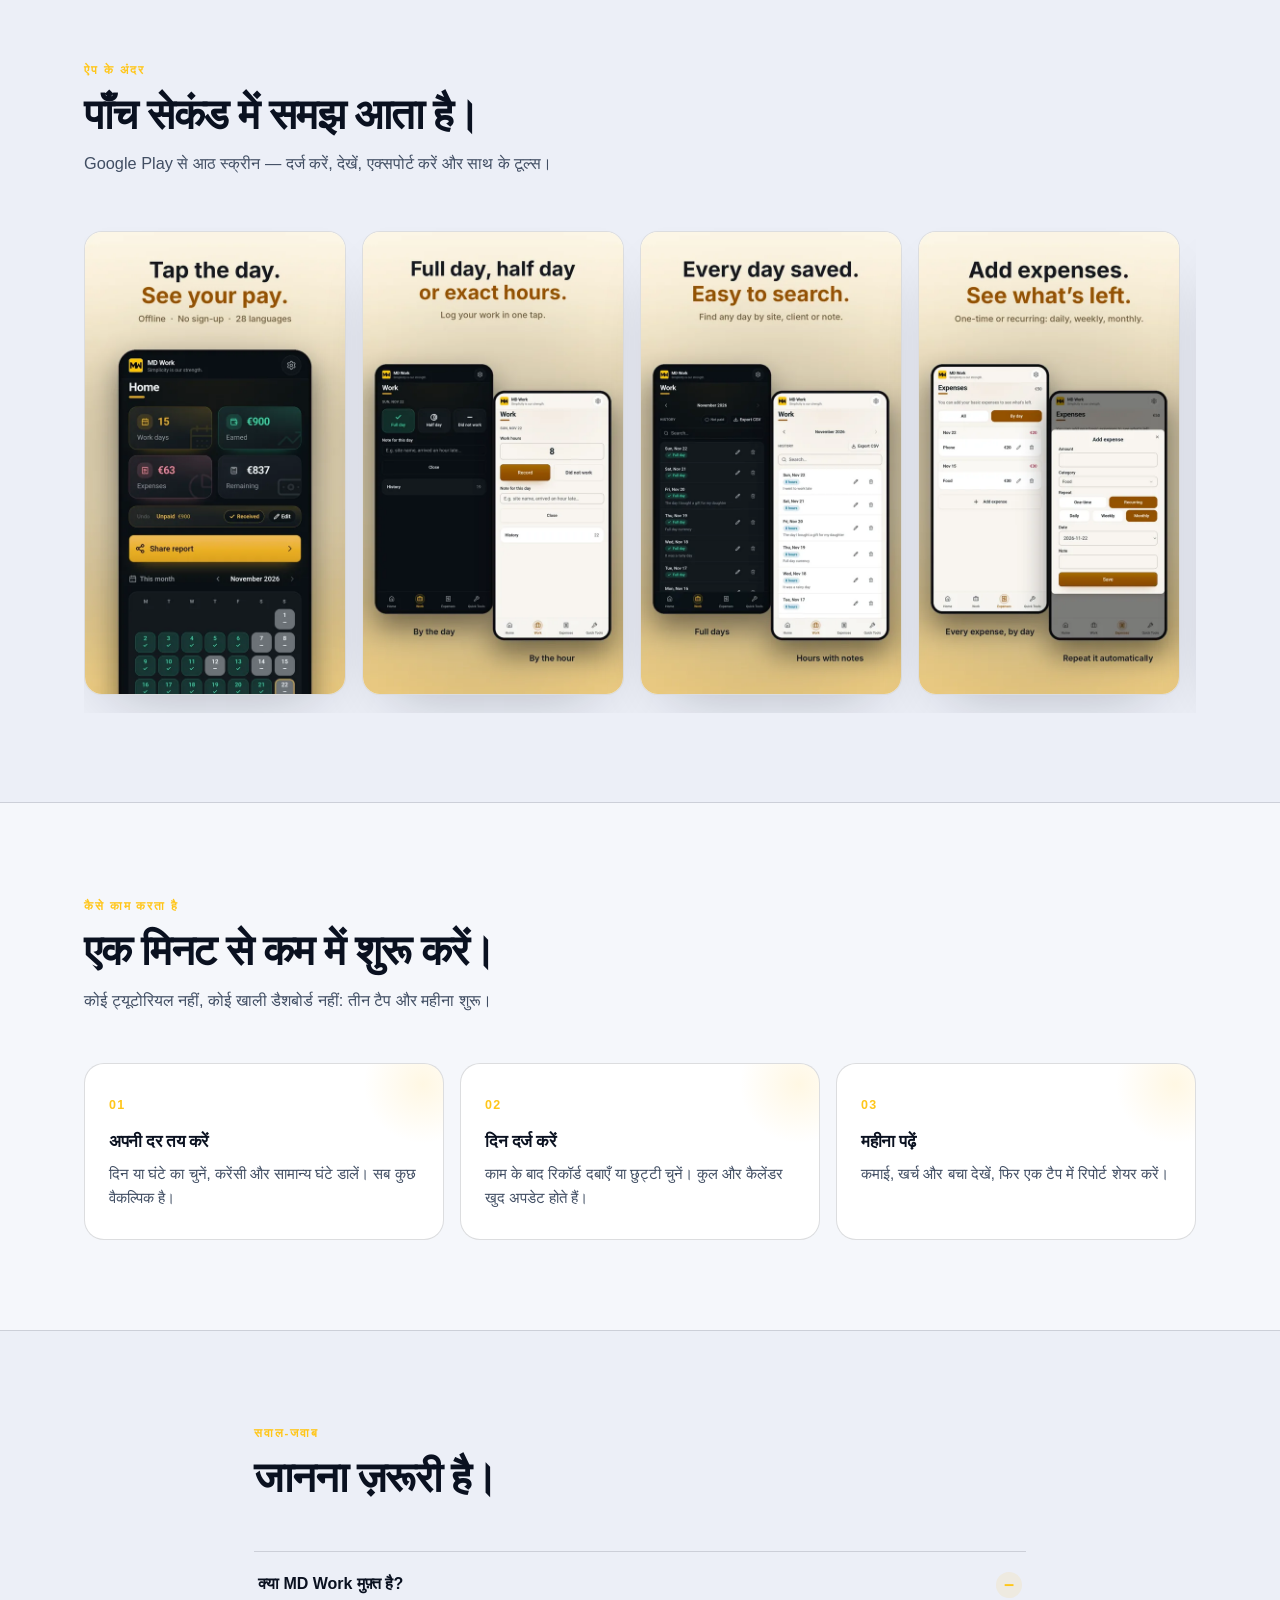
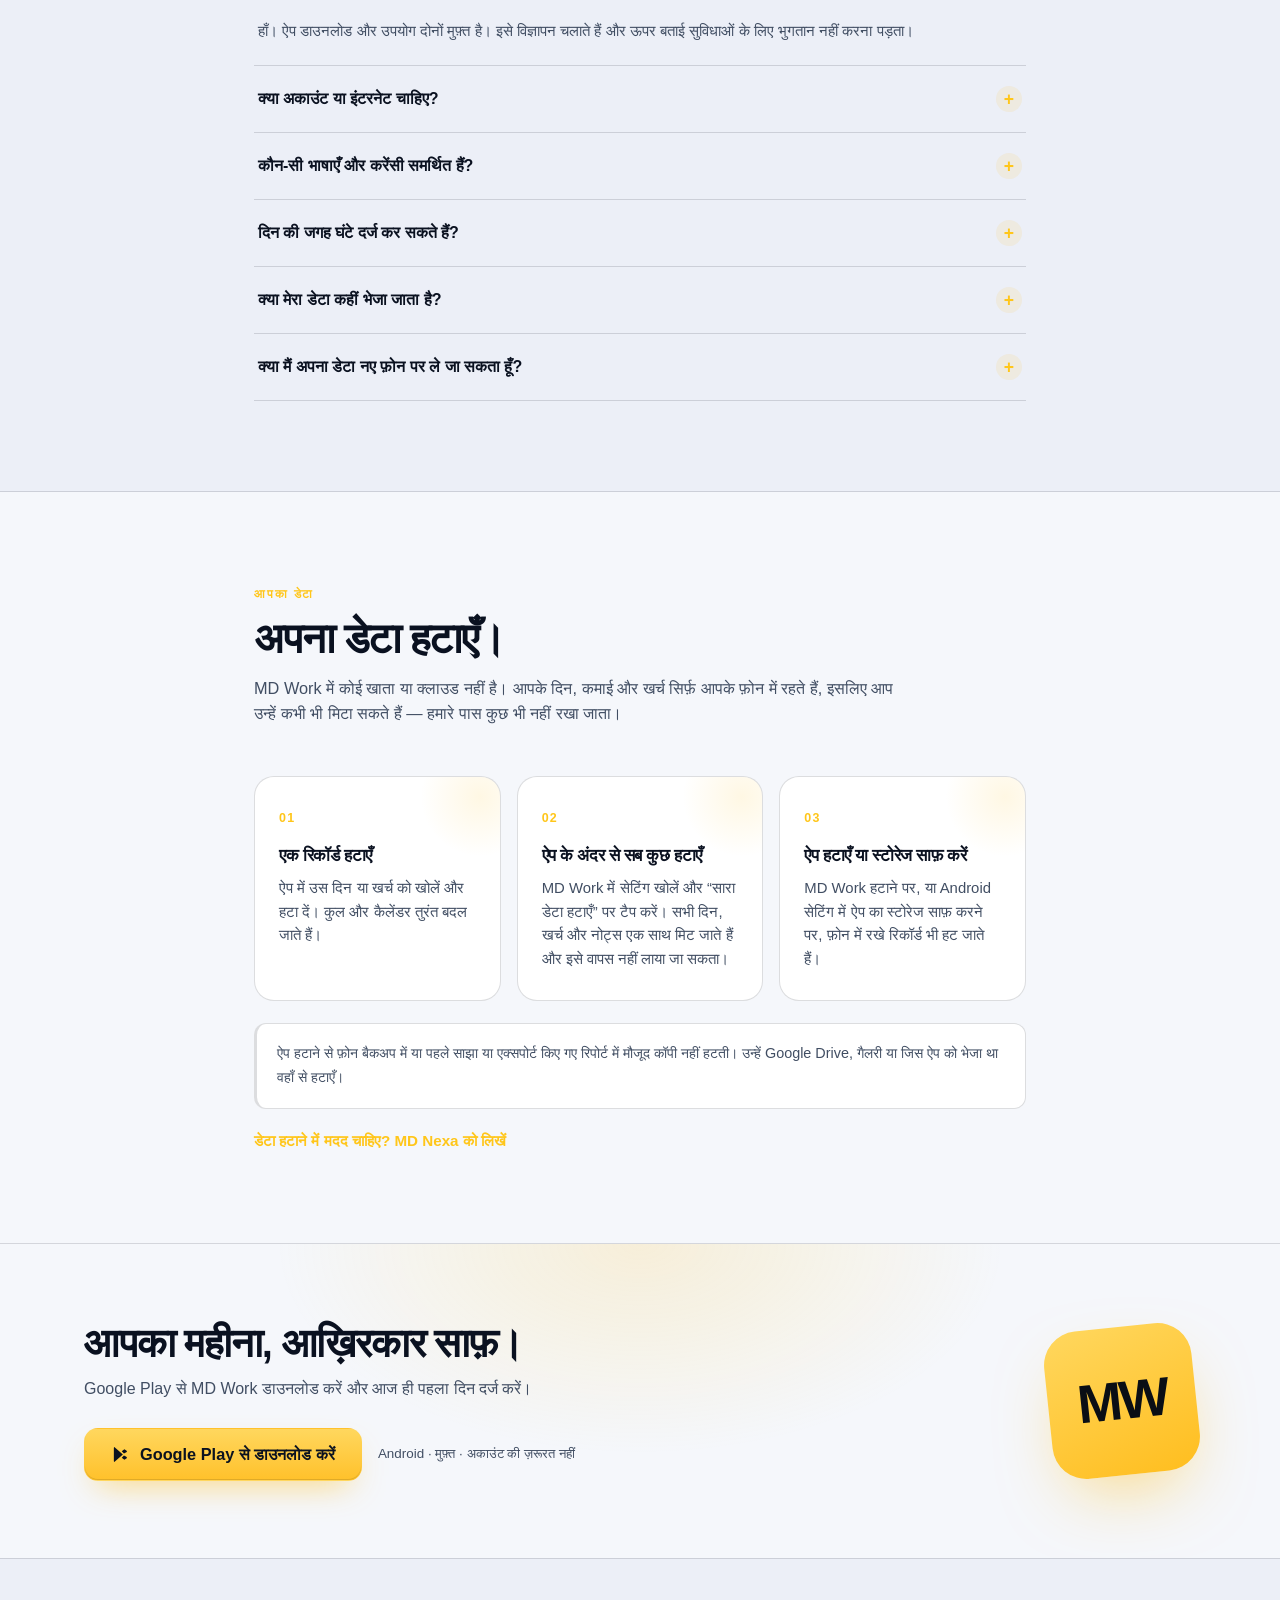
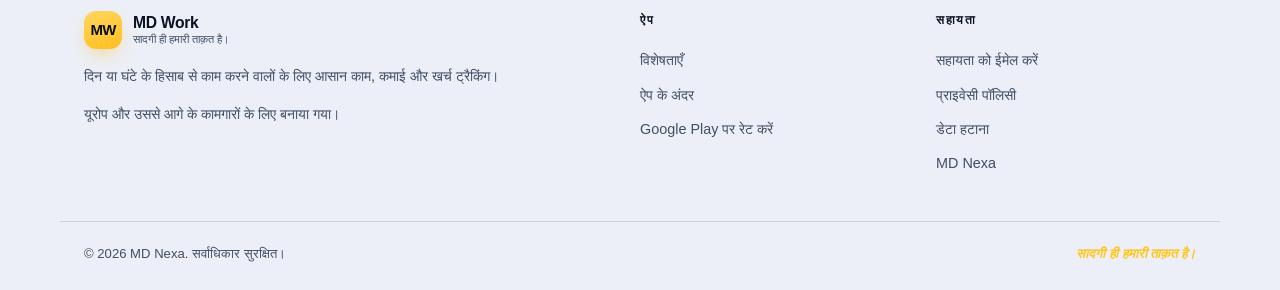
<file: public/hi/index.html>
<!doctype html>
<html lang="hi" dir="ltr" data-theme="dark" data-base="../">
<head>  <!-- Google tag (gtag.js) -->
  <script async src="https://www.googletagmanager.com/gtm.js?id=GTM-T6RJDZLR"></script>
  <script>
    window.dataLayer = window.dataLayer || [];
    function gtag(){dataLayer.push(arguments);}
    gtag('js', new Date());
  </script>

<meta charset="utf-8">
<meta name="viewport" content="width=device-width, initial-scale=1">
<title>MD Work — काम के दिन, कमाई और खर्च का हिसाब</title>
<meta name="description" content="MD Work काम के दिन, घंटे, कमाई और खर्च दर्ज करता है — महीने के अंत में कितना बचा, साफ़ दिखता है। Google Play पर मुफ़्त, बिना इंटरनेट और बिना अकाउंट।">
<meta name="robots" content="index, follow, max-snippet:-1, max-image-preview:large">
<meta name="theme-color" content="#070B12">
<link rel="canonical" href="https://mdnexa9.github.io/Ta7mil11/hi/">
<link rel="alternate" hreflang="en" href="https://mdnexa9.github.io/Ta7mil11/">
<link rel="alternate" hreflang="it" href="https://mdnexa9.github.io/Ta7mil11/it/">
<link rel="alternate" hreflang="fr" href="https://mdnexa9.github.io/Ta7mil11/fr/">
<link rel="alternate" hreflang="de" href="https://mdnexa9.github.io/Ta7mil11/de/">
<link rel="alternate" hreflang="ar" href="https://mdnexa9.github.io/Ta7mil11/ar/">
<link rel="alternate" hreflang="hi" href="https://mdnexa9.github.io/Ta7mil11/hi/">
<link rel="alternate" hreflang="x-default" href="https://mdnexa9.github.io/Ta7mil11/">
<meta property="og:type" content="website">
<meta property="og:site_name" content="MD Work">
<meta property="og:title" content="MD Work — काम के दिन, कमाई और खर्च का हिसाब">
<meta property="og:description" content="MD Work काम के दिन, घंटे, कमाई और खर्च दर्ज करता है — महीने के अंत में कितना बचा, साफ़ दिखता है। Google Play पर मुफ़्त, बिना इंटरनेट और बिना अकाउंट।">
<meta property="og:url" content="https://mdnexa9.github.io/Ta7mil11/hi/">
<meta property="og:image" content="https://mdnexa9.github.io/Ta7mil11/assets/img/og.png">
<meta property="og:locale" content="hi_IN">
<meta name="twitter:card" content="summary_large_image">
<meta name="twitter:image" content="https://mdnexa9.github.io/Ta7mil11/assets/img/og.png">
<link rel="icon" href="../assets/img/favicon.svg" type="image/svg+xml">
<link rel="apple-touch-icon" href="../assets/img/icon-180.png">
<link rel="manifest" href="../manifest.webmanifest">
<link rel="stylesheet" href="../assets/css/style.css">
<script type="application/ld+json">
{
  "@context": "https://schema.org",
  "@graph": [
    {
      "@type": "SoftwareApplication",
      "@id": "https://mdnexa9.github.io/Ta7mil11/hi/#app",
      "name": "MD Work",
      "operatingSystem": "Android 7.0 and up",
      "applicationCategory": "ProductivityApplication",
      "applicationSubCategory": "Work hours and expense tracker",
      "url": "https://mdnexa9.github.io/Ta7mil11/hi/",
      "downloadUrl": "https://play.google.com/store/apps/details?id=app.mdwork.notebook",
      "installUrl": "https://play.google.com/store/apps/details?id=app.mdwork.notebook",
      "sameAs": [
        "https://play.google.com/store/apps/details?id=app.mdwork.notebook"
      ],
      "description": "MD Work उन लोगों के लिए आसान वर्क नोटबुक है जिन्हें दिन या घंटे के हिसाब से भुगतान मिलता है। दिन दर्ज करें, खर्च पर नज़र रखें और जानें कितना बचा — बिना अकाउंट, बिना स्प्रेडशीट।",
      "inLanguage": [
        "hi"
      ],
      "isAccessibleForFree": true,
      "screenshot": [
        "https://mdnexa9.github.io/Ta7mil11/assets/img/play/01-home.webp",
        "https://mdnexa9.github.io/Ta7mil11/assets/img/play/02-day-hours.webp",
        "https://mdnexa9.github.io/Ta7mil11/assets/img/play/03-history.webp",
        "https://mdnexa9.github.io/Ta7mil11/assets/img/play/04-expenses.webp",
        "https://mdnexa9.github.io/Ta7mil11/assets/img/play/05-quick-tools.webp",
        "https://mdnexa9.github.io/Ta7mil11/assets/img/play/06-lists.webp",
        "https://mdnexa9.github.io/Ta7mil11/assets/img/play/07-languages.webp",
        "https://mdnexa9.github.io/Ta7mil11/assets/img/play/08-reports.webp"
      ],
      "author": {
        "@type": "Organization",
        "name": "MD Nexa",
        "url": "https://play.google.com/store/apps/developer?id=MD+Nexa"
      },
      "publisher": {
        "@id": "https://mdnexa9.github.io/Ta7mil11/#org"
      },
      "offers": {
        "@type": "Offer",
        "price": "0",
        "priceCurrency": "EUR"
      }
    },
    {
      "@type": "Organization",
      "@id": "https://mdnexa9.github.io/Ta7mil11/#org",
      "name": "MD Nexa",
      "url": "https://play.google.com/store/apps/developer?id=MD+Nexa",
      "sameAs": [
        "https://play.google.com/store/apps/details?id=app.mdwork.notebook"
      ]
    },
    {
      "@type": "WebSite",
      "@id": "https://mdnexa9.github.io/Ta7mil11/#site",
      "url": "https://mdnexa9.github.io/Ta7mil11/",
      "name": "MD Work",
      "inLanguage": "en",
      "publisher": {
        "@id": "https://mdnexa9.github.io/Ta7mil11/#org"
      }
    },
    {
      "@type": "FAQPage",
      "@id": "https://mdnexa9.github.io/Ta7mil11/hi/#faq",
      "mainEntity": [
        {
          "@type": "Question",
          "name": "क्या MD Work मुफ़्त है?",
          "acceptedAnswer": {
            "@type": "Answer",
            "text": "हाँ। ऐप डाउनलोड और उपयोग दोनों मुफ़्त है। इसे विज्ञापन चलाते हैं और ऊपर बताई सुविधाओं के लिए भुगतान नहीं करना पड़ता।"
          }
        },
        {
          "@type": "Question",
          "name": "क्या अकाउंट या इंटरनेट चाहिए?",
          "acceptedAnswer": {
            "@type": "Answer",
            "text": "नहीं। कोई साइन-अप या लॉगिन नहीं है। रिकॉर्ड आपके डिवाइस में सुरक्षित रहते हैं, इसलिए ऐप ऑफ़लाइन भी चलता है।"
          }
        },
        {
          "@type": "Question",
          "name": "कौन-सी भाषाएँ और करेंसी समर्थित हैं?",
          "acceptedAnswer": {
            "@type": "Answer",
            "text": "ऐप और उसकी रिपोर्ट 28 भाषाओं में अनुवादित हैं, जिनमें पूर्ण दाएँ-से-बाएँ समर्थन वाली अरबी भी है, और यह EUR, USD, GBP, TND और AED के साथ काम करता है।"
          }
        },
        {
          "@type": "Question",
          "name": "दिन की जगह घंटे दर्ज कर सकते हैं?",
          "acceptedAnswer": {
            "@type": "Answer",
            "text": "हाँ। सेटिंग्स में “प्रति घंटा” चुनें और काम के घंटे भरें; कमाई आपकी प्रति घंटा दर से जुड़ेगी।"
          }
        },
        {
          "@type": "Question",
          "name": "क्या मेरा डेटा कहीं भेजा जाता है?",
          "acceptedAnswer": {
            "@type": "Answer",
            "text": "कोई काम का रिकॉर्ड फ़ोन से बाहर नहीं जाता। ऐप को अकाउंट नहीं चाहिए और आपके दिन और खर्च लोकल रहते हैं।"
          }
        },
        {
          "@type": "Question",
          "name": "क्या मैं अपना डेटा नए फ़ोन पर ले जा सकता हूँ?",
          "acceptedAnswer": {
            "@type": "Answer",
            "text": "हाँ। ऐप से बैकअप फ़ाइल एक्सपोर्ट करें, सुरक्षित रखें और नए फ़ोन पर वापस लाएँ। बैकअप के बिना डेटा पुराने फ़ोन में ही रहता है।"
          }
        }
      ]
    }
  ]
}
</script>
</head>
<body>
<a class="skip" href="#main" data-i18n="a11y.skip">सामग्री पर जाएँ</a>

<header class="header">
  <div class="wrap header__inner">
    <a class="brand" href="#top" aria-label="MD Work">
      <span class="brand__mark" aria-hidden="true">MW</span>
      <span class="brand__text">
        <b>MD Work</b>
        <small data-i18n="brand.tag">सादगी ही हमारी ताक़त है।</small>
      </span>
    </a>

    <nav class="nav" aria-label="Sections">
      <a href="#features" data-i18n="nav.features">विशेषताएँ</a>
      <a href="#inside" data-i18n="nav.inside">ऐप के अंदर</a>
      <a href="#how" data-i18n="nav.how">कैसे काम करता है</a>
      <a href="#faq" data-i18n="nav.faq">सवाल</a>
    </nav>

    <div class="tools">
      <div class="lang">
        <svg class="lang__ico" viewBox="0 0 24 24" aria-hidden="true"><circle cx="12" cy="12" r="9"/><path d="M3 12h18M12 3c2.5 2.4 3.8 5.5 3.8 9S14.5 18.6 12 21c-2.5-2.4-3.8-5.5-3.8-9S9.5 5.4 12 3z"/></svg>
        <label class="sr" for="lang">Language</label>
        <select id="lang" class="lang__select">
          <option value="en">English</option>
          <option value="it">Italiano</option>
          <option value="fr">Français</option>
          <option value="de">Deutsch</option>
          <option value="ar">العربية</option>
          <option value="hi">हिन्दी</option>
        </select>
      </div>
      <button class="iconbtn" id="theme" type="button" aria-pressed="false" title="Theme">
        <svg class="ico-moon" viewBox="0 0 24 24" aria-hidden="true"><path d="M20 14.5A8.5 8.5 0 0 1 9.5 4a8.5 8.5 0 1 0 10.5 10.5z"/></svg>
        <svg class="ico-sun" viewBox="0 0 24 24" aria-hidden="true"><circle cx="12" cy="12" r="4.2"/><path d="M12 2v2.5M12 19.5V22M2 12h2.5M19.5 12H22M4.9 4.9l1.8 1.8M17.3 17.3l1.8 1.8M19.1 4.9l-1.8 1.8M6.7 17.3l-1.8 1.8"/></svg>
      </button>
      <a class="btn btn--primary btn--sm" href="https://play.google.com/store/apps/details?id=app.mdwork.notebook" target="_blank" rel="noopener">
        <svg class="playico" viewBox="0 0 24 24" aria-hidden="true"><path d="M4.2 2.4 15 12 4.2 21.6A2 2 0 0 1 3.6 20V4a2 2 0 0 1 .6-1.6zM16.4 10.8l2.9-1.6c1.1-.6 1.1-1.8 0-2.4l-2.4-1.3L13.6 8l2.8 2.8zM13.6 16l3.3 2.5 2.4-1.3c1.1-.6 1.1-1.8 0-2.4l-2.9-1.6L13.6 16z"/></svg>
        <span data-i18n="nav.download">ऐप पाएँ</span>
      </a>
    </div>
  </div>
</header>

<main id="main">

  <section class="hero" id="top">
    <div class="hero__bg" aria-hidden="true"></div>
    <div class="wrap hero__grid">
      <div class="hero__copy">
        <span class="pill" data-i18n="hero.badge">MD Nexa का उत्पाद</span>
        <h1>
          <span data-i18n="hero.t1">काम के दिन,</span>
          <em data-i18n="hero.t2">कमाई और खर्च दर्ज करें।</em>
        </h1>
        <p class="lead" data-i18n="hero.sub">MD Work उन लोगों के लिए आसान वर्क नोटबुक है जिन्हें दिन या घंटे के हिसाब से भुगतान मिलता है। दिन दर्ज करें, खर्च पर नज़र रखें और जानें कितना बचा — बिना अकाउंट, बिना स्प्रेडशीट।</p>
        <div class="hero__actions">
          <a class="btn btn--primary" href="https://play.google.com/store/apps/details?id=app.mdwork.notebook" target="_blank" rel="noopener">
            <svg class="playico" viewBox="0 0 24 24" aria-hidden="true"><path d="M4.2 2.4 15 12 4.2 21.6A2 2 0 0 1 3.6 20V4a2 2 0 0 1 .6-1.6zM16.4 10.8l2.9-1.6c1.1-.6 1.1-1.8 0-2.4l-2.4-1.3L13.6 8l2.8 2.8zM13.6 16l3.3 2.5 2.4-1.3c1.1-.6 1.1-1.8 0-2.4l-2.9-1.6L13.6 16z"/></svg>
            <span data-i18n="hero.cta">Google Play से डाउनलोड करें</span>
          </a>
          <a class="btn btn--ghost" href="#inside" data-i18n="hero.cta2">ऐप देखें</a>
        </div>
        <ul class="hero__facts">
          <li data-i18n="hero.p1">कोई साइन-अप नहीं</li>
          <li data-i18n="hero.p2">ऑफ़लाइन चलता है</li>
          <li data-i18n="hero.p3">डेटा आपके पास</li>
          <li data-i18n="hero.p4">28 भाषाएँ</li>
        </ul>
      </div>

      <div class="hero__art">
        <figure class="shot shot--hero">
          <img
            src="../assets/img/play/01-home.webp"
            srcset="../assets/img/play/01-home-540.webp 540w, ../assets/img/play/01-home.webp 1080w"
            sizes="(max-width: 1040px) 74vw, 320px"
            width="1080" height="1920"
            alt="MD Work home screen for November 2026: 15 work days, €900 earned, €63 expenses and €837 remaining, above the month calendar and the paid-day bar."
            fetchpriority="high" decoding="async">
        </figure>
      </div>
    </div>
  </section>

  <section class="section" id="features">
    <div class="wrap">
      <header class="shead">
        <span class="kicker" data-i18n="features.kicker">विशेषताएँ</span>
        <h2 data-i18n="features.title">छोटा ऐप। साफ़ हिसाब।</h2>
        <p data-i18n="features.sub">काम के महीने पर नज़र रखने के लिए ज़रूरी सब कुछ, और कुछ नहीं।</p>
      </header>

      <div class="cards">
        <article class="card">
          <span class="card__ico"><svg viewBox="0 0 24 24" aria-hidden="true"><rect x="3" y="5" width="18" height="16" rx="3"/><path d="M8 3v4M16 3v4M3 10h18"/></svg></span>
          <h3 data-i18n="f1.t">काम के दिन</h3>
          <p data-i18n="f1.d">पूरे दिन, आधे दिन और छुट्टी के दिन दर्ज करें, और पैसे मिलने पर दिन को भुगतान हुआ चिह्नित करें।</p>
        </article>
        <article class="card">
          <span class="card__ico"><svg viewBox="0 0 24 24" aria-hidden="true"><path d="M6 3h12v18l-3-2-3 2-3-2-3 2z"/><path d="M9 8h6M9 12h6"/></svg></span>
          <h3 data-i18n="f3.t">खर्च पर नियंत्रण</h3>
          <p data-i18n="f3.d">श्रेणी, नोट और तारीख के साथ खर्च जोड़ें, और तय खर्च हर महीने दोहराएँ।</p>
        </article>
        <article class="card">
          <span class="card__ico"><svg viewBox="0 0 24 24" aria-hidden="true"><rect x="3" y="3" width="7" height="7" rx="2"/><rect x="14" y="3" width="7" height="7" rx="2"/><rect x="3" y="14" width="7" height="7" rx="2"/><rect x="14" y="14" width="7" height="7" rx="2"/></svg></span>
          <h3 data-i18n="f4.t">रिपोर्ट, खोज और CSV</h3>
          <p data-i18n="f4.d">महीनों के बीच जाएँ, इतिहास खोजें और महीना रिपोर्ट इमेज या CSV फ़ाइल के रूप में शेयर करें।</p>
        </article>
        <article class="card">
          <span class="card__ico"><svg viewBox="0 0 24 24" aria-hidden="true"><path d="M13 2 4 14h6l-1 8 9-12h-6z"/></svg></span>
          <h3 data-i18n="f5.t">क्विक टूल्स</h3>
          <p data-i18n="f5.d">तेज़ नोट, काम का टाइमर, चेकलिस्ट और रिमाइंडर जो ऐप बंद होने पर भी पहुँचते हैं।</p>
        </article>
        <article class="card">
          <span class="card__ico"><svg viewBox="0 0 24 24" aria-hidden="true"><path d="M12 3l8 3v6c0 5-3.5 8-8 9-4.5-1-8-4-8-9V6z"/><path d="M9 12l2.2 2.2L15.5 10"/></svg></span>
          <h3 data-i18n="f6.t">निजी डिज़ाइन</h3>
          <p data-i18n="f6.d">बिना इंटरनेट और बिना खाते के चलता है। आपका डेटा फ़ोन में रहता है, कुछ भी अपलोड नहीं होता।</p>
        </article>
        <article class="card">
          <span class="card__ico"><svg viewBox="0 0 24 24" aria-hidden="true"><rect x="3" y="6" width="18" height="13" rx="3"/><path d="M3 10h18"/><circle cx="16.5" cy="14.5" r="1.6"/></svg></span>
          <h3 data-i18n="f7.t">आपका बकाया पैसा</h3>
          <p data-i18n="f7.d">महीने को अदत्त, आंशिक या चुकता चिह्नित करें, वास्तव में मिली राशि दर्ज करें और देखें कितना बाकी है।</p>
        </article>
      </div>
    </div>
  </section>

  <section class="section section--alt" id="inside">
    <div class="wrap">
      <header class="shead">
        <span class="kicker" data-i18n="inside.kicker">ऐप के अंदर</span>
        <h2 data-i18n="inside.title">पाँच सेकंड में समझ आता है।</h2>
        <p data-i18n="inside.sub">Google Play से आठ स्क्रीन — दर्ज करें, देखें, एक्सपोर्ट करें और साथ के टूल्स।</p>
      </header>

      <ul class="shots">
        <li>
          <img
            src="../assets/img/play/01-home-540.webp"
            srcset="../assets/img/play/01-home-540.webp 540w, ../assets/img/play/01-home.webp 1080w"
            sizes="(max-width: 640px) 74vw, 262px"
            width="540" height="960" loading="lazy" decoding="async"
            alt="MD Work home screen for November 2026: 15 work days, €900 earned, €63 expenses and €837 remaining, above the month calendar and the paid-day bar.">
        </li>
        <li>
          <img
            src="../assets/img/play/02-day-hours-540.webp"
            srcset="../assets/img/play/02-day-hours-540.webp 540w, ../assets/img/play/02-day-hours.webp 1080w"
            sizes="(max-width: 640px) 74vw, 262px"
            width="540" height="960" loading="lazy" decoding="async"
            alt="By the day or by the hour: record a full day, a half day or the exact hours you worked, with an optional note.">
        </li>
        <li>
          <img
            src="../assets/img/play/03-history-540.webp"
            srcset="../assets/img/play/03-history-540.webp 540w, ../assets/img/play/03-history.webp 1080w"
            sizes="(max-width: 640px) 74vw, 262px"
            width="540" height="960" loading="lazy" decoding="async"
            alt="Work history listing every day of the month with its hours, a search field and an Export CSV button.">
        </li>
        <li>
          <img
            src="../assets/img/play/04-expenses-540.webp"
            srcset="../assets/img/play/04-expenses-540.webp 540w, ../assets/img/play/04-expenses.webp 1080w"
            sizes="(max-width: 640px) 74vw, 262px"
            width="540" height="960" loading="lazy" decoding="async"
            alt="The month expense list next to the Add expense sheet: amount, category, one-time or recurring, date and note.">
        </li>
        <li>
          <img
            src="../assets/img/play/05-quick-tools-540.webp"
            srcset="../assets/img/play/05-quick-tools-540.webp 540w, ../assets/img/play/05-quick-tools.webp 1080w"
            sizes="(max-width: 640px) 74vw, 262px"
            width="540" height="960" loading="lazy" decoding="async"
            alt="Quick Tools screen with Quick Note, the work Timer and a Checklist built into the app.">
        </li>
        <li>
          <img
            src="../assets/img/play/06-lists-540.webp"
            srcset="../assets/img/play/06-lists-540.webp 540w, ../assets/img/play/06-lists.webp 1080w"
            sizes="(max-width: 640px) 74vw, 262px"
            width="540" height="960" loading="lazy" decoding="async"
            alt="Checklists with a progress bar and tables with totals, kept next to the work log.">
        </li>
        <li>
          <img
            src="../assets/img/play/07-languages-540.webp"
            srcset="../assets/img/play/07-languages-540.webp 540w, ../assets/img/play/07-languages.webp 1080w"
            sizes="(max-width: 640px) 74vw, 262px"
            width="540" height="960" loading="lazy" decoding="async"
            alt="28 languages and the full currency list, with settings for rate, working hours and reminders.">
        </li>
        <li>
          <img
            src="../assets/img/play/08-reports-540.webp"
            srcset="../assets/img/play/08-reports-540.webp 540w, ../assets/img/play/08-reports.webp 1080w"
            sizes="(max-width: 640px) 74vw, 262px"
            width="540" height="960" loading="lazy" decoding="async"
            alt="Monthly summary and work-hours report that can be shared as an image, a CSV file or text, plus a price list.">
        </li>
      </ul>
    </div>
  </section>

  <section class="section" id="how">
    <div class="wrap">
      <header class="shead">
        <span class="kicker" data-i18n="how.kicker">कैसे काम करता है</span>
        <h2 data-i18n="how.title">एक मिनट से कम में शुरू करें।</h2>
        <p data-i18n="how.sub">कोई ट्यूटोरियल नहीं, कोई खाली डैशबोर्ड नहीं: तीन टैप और महीना शुरू।</p>
      </header>
      <ol class="steps">
        <li class="step">
          <span class="step__num">01</span>
          <h3 data-i18n="st1.t">अपनी दर तय करें</h3>
          <p data-i18n="st1.d">दिन या घंटे का चुनें, करेंसी और सामान्य घंटे डालें। सब कुछ वैकल्पिक है।</p>
        </li>
        <li class="step">
          <span class="step__num">02</span>
          <h3 data-i18n="st2.t">दिन दर्ज करें</h3>
          <p data-i18n="st2.d">काम के बाद रिकॉर्ड दबाएँ या छुट्टी चुनें। कुल और कैलेंडर खुद अपडेट होते हैं।</p>
        </li>
        <li class="step">
          <span class="step__num">03</span>
          <h3 data-i18n="st3.t">महीना पढ़ें</h3>
          <p data-i18n="st3.d">कमाई, खर्च और बचा देखें, फिर एक टैप में रिपोर्ट शेयर करें।</p>
        </li>
      </ol>
    </div>
  </section>

  <section class="section section--alt" id="faq">
    <div class="wrap wrap--narrow">
      <header class="shead">
        <span class="kicker" data-i18n="faq.kicker">सवाल-जवाब</span>
        <h2 data-i18n="faq.title">जानना ज़रूरी है।</h2>
      </header>
      <div class="faq">
        <details class="qa" open>
          <summary data-i18n="fa1.q">क्या MD Work मुफ़्त है?</summary>
          <p data-i18n="fa1.a">हाँ। ऐप डाउनलोड और उपयोग दोनों मुफ़्त है। इसे विज्ञापन चलाते हैं और ऊपर बताई सुविधाओं के लिए भुगतान नहीं करना पड़ता।</p>
        </details>
        <details class="qa">
          <summary data-i18n="fa2.q">क्या अकाउंट या इंटरनेट चाहिए?</summary>
          <p data-i18n="fa2.a">नहीं। कोई साइन-अप या लॉगिन नहीं है। रिकॉर्ड आपके डिवाइस में सुरक्षित रहते हैं, इसलिए ऐप ऑफ़लाइन भी चलता है।</p>
        </details>
        <details class="qa">
          <summary data-i18n="fa3.q">कौन-सी भाषाएँ और करेंसी समर्थित हैं?</summary>
          <p data-i18n="fa3.a">ऐप और उसकी रिपोर्ट 28 भाषाओं में अनुवादित हैं, जिनमें पूर्ण दाएँ-से-बाएँ समर्थन वाली अरबी भी है, और यह EUR, USD, GBP, TND और AED के साथ काम करता है।</p>
        </details>
        <details class="qa">
          <summary data-i18n="fa4.q">दिन की जगह घंटे दर्ज कर सकते हैं?</summary>
          <p data-i18n="fa4.a">हाँ। सेटिंग्स में “प्रति घंटा” चुनें और काम के घंटे भरें; कमाई आपकी प्रति घंटा दर से जुड़ेगी।</p>
        </details>
        <details class="qa">
          <summary data-i18n="fa6.q">क्या मेरा डेटा कहीं भेजा जाता है?</summary>
          <p data-i18n="fa6.a">कोई काम का रिकॉर्ड फ़ोन से बाहर नहीं जाता। ऐप को अकाउंट नहीं चाहिए और आपके दिन और खर्च लोकल रहते हैं।</p>
        </details>
        <details class="qa">
          <summary data-i18n="fa7.q">क्या मैं अपना डेटा नए फ़ोन पर ले जा सकता हूँ?</summary>
          <p data-i18n="fa7.a">हाँ। ऐप से बैकअप फ़ाइल एक्सपोर्ट करें, सुरक्षित रखें और नए फ़ोन पर वापस लाएँ। बैकअप के बिना डेटा पुराने फ़ोन में ही रहता है।</p>
        </details>
      </div>
    </div>
  </section>

  <section class="section" id="delete-data">
    <div class="wrap wrap--narrow">
      <header class="shead">
        <span class="kicker" data-i18n="del.kicker">आपका डेटा</span>
        <h2 data-i18n="del.title">अपना डेटा हटाएँ।</h2>
        <p data-i18n="del.sub">MD Work में कोई खाता या क्लाउड नहीं है। आपके दिन, कमाई और खर्च सिर्फ़ आपके फ़ोन में रहते हैं, इसलिए आप उन्हें कभी भी मिटा सकते हैं — हमारे पास कुछ भी नहीं रखा जाता।</p>
      </header>
      <ol class="steps">
        <li class="step">
          <span class="step__num">01</span>
          <h3 data-i18n="del.s1t">एक रिकॉर्ड हटाएँ</h3>
          <p data-i18n="del.s1d">ऐप में उस दिन या खर्च को खोलें और हटा दें। कुल और कैलेंडर तुरंत बदल जाते हैं।</p>
        </li>
        <li class="step">
          <span class="step__num">02</span>
          <h3 data-i18n="del.s2t">ऐप के अंदर से सब कुछ हटाएँ</h3>
          <p data-i18n="del.s2d">MD Work में सेटिंग खोलें और “सारा डेटा हटाएँ” पर टैप करें। सभी दिन, खर्च और नोट्स एक साथ मिट जाते हैं और इसे वापस नहीं लाया जा सकता।</p>
        </li>
        <li class="step">
          <span class="step__num">03</span>
          <h3 data-i18n="del.s3t">ऐप हटाएँ या स्टोरेज साफ़ करें</h3>
          <p data-i18n="del.s3d">MD Work हटाने पर, या Android सेटिंग में ऐप का स्टोरेज साफ़ करने पर, फ़ोन में रखे रिकॉर्ड भी हट जाते हैं।</p>
        </li>
      </ol>
      <p class="delnote" data-i18n="del.note">ऐप हटाने से फ़ोन बैकअप में या पहले साझा या एक्सपोर्ट किए गए रिपोर्ट में मौजूद कॉपी नहीं हटती। उन्हें Google Drive, गैलरी या जिस ऐप को भेजा था वहाँ से हटाएँ।</p>
      <a class="delmail" href="mailto:mdnexa9@gmail.com?subject=MD%20Work%20data%20deletion%20request" data-i18n="del.mail">डेटा हटाने में मदद चाहिए? MD Nexa को लिखें</a>
    </div>
  </section>

  <section class="cta" id="download">
    <div class="wrap cta__inner">
      <div class="cta__copy">
        <h2 data-i18n="cta.title">आपका महीना, आख़िरकार साफ़।</h2>
        <p data-i18n="cta.sub">Google Play से MD Work डाउनलोड करें और आज ही पहला दिन दर्ज करें।</p>
        <div class="cta__actions">
          <a class="btn btn--primary btn--lg" href="https://play.google.com/store/apps/details?id=app.mdwork.notebook" target="_blank" rel="noopener">
            <svg class="playico" viewBox="0 0 24 24" aria-hidden="true"><path d="M4.2 2.4 15 12 4.2 21.6A2 2 0 0 1 3.6 20V4a2 2 0 0 1 .6-1.6zM16.4 10.8l2.9-1.6c1.1-.6 1.1-1.8 0-2.4l-2.4-1.3L13.6 8l2.8 2.8zM13.6 16l3.3 2.5 2.4-1.3c1.1-.6 1.1-1.8 0-2.4l-2.9-1.6L13.6 16z"/></svg>
            <span data-i18n="cta.btn">Google Play से डाउनलोड करें</span>
          </a>
          <span class="cta__note" data-i18n="cta.note">Android · मुफ़्त · अकाउंट की ज़रूरत नहीं</span>
        </div>
      </div>
      <div class="cta__badge" aria-hidden="true"><span class="brand__mark brand__mark--xl">MW</span></div>
    </div>
  </section>

</main>

<footer class="footer">
  <div class="wrap footer__grid">
    <div class="footer__brand">
      <a class="brand" href="#top">
        <span class="brand__mark" aria-hidden="true">MW</span>
        <span class="brand__text"><b>MD Work</b><small data-i18n="brand.tag">सादगी ही हमारी ताक़त है।</small></span>
      </a>
      <p data-i18n="footer.about">दिन या घंटे के हिसाब से काम करने वालों के लिए आसान काम, कमाई और खर्च ट्रैकिंग।</p>
      <p class="footer__made" data-i18n="footer.made">यूरोप और उससे आगे के कामगारों के लिए बनाया गया।</p>
    </div>
    <nav class="footer__col" aria-label="App">
      <h3 data-i18n="footer.app">ऐप</h3>
      <a href="#features" data-i18n="nav.features">विशेषताएँ</a>
      <a href="#inside" data-i18n="nav.inside">ऐप के अंदर</a>
      <a href="https://play.google.com/store/apps/details?id=app.mdwork.notebook" target="_blank" rel="noopener" data-i18n="footer.rate">Google Play पर रेट करें</a>
    </nav>
    <nav class="footer__col" aria-label="Support">
      <h3 data-i18n="footer.support">सहायता</h3>
      <a href="mailto:mdnexa9@gmail.com" data-i18n="footer.email">सहायता को ईमेल करें</a>
      <a href="https://mdworkprivacypolicy.vercel.app/" target="_blank" rel="noopener" data-i18n="footer.privacy">प्राइवेसी पॉलिसी</a>
      <a href="#delete-data" data-i18n="nav.delete">डेटा हटाना</a>
      <a href="https://play.google.com/store/apps/developer?id=MD+Nexa" target="_blank" rel="noopener">MD Nexa</a>
    </nav>
  </div>
  <div class="wrap footer__bottom">
    <span data-i18n="footer.rights">© 2026 MD Nexa. सर्वाधिकार सुरक्षित।</span>
    <span class="footer__tag" data-i18n="footer.tag">सादगी ही हमारी ताक़त है।</span>
  </div>
</footer>

<div class="stickybar" id="stickybar" hidden>
  <div class="stickybar__txt">
    <b>MD Work</b>
    <small data-i18n="cta.note">Android · मुफ़्त · अकाउंट की ज़रूरत नहीं</small>
  </div>
  <a class="btn btn--primary btn--sm" href="https://play.google.com/store/apps/details?id=app.mdwork.notebook" target="_blank" rel="noopener" data-i18n="nav.download">ऐप पाएँ</a>
</div>

<script src="../assets/js/app.js" defer></script>
<script>
(function () {
  document.addEventListener('click', function (e) {
    var t = e.target;
    if (!t || !t.closest) return;
    var a = t.closest('a[href*="play.google.com"]');
    if (!a) return;
    var m = a.href.match(/id=([A-Za-z0-9_.]+)/);
    if (typeof gtag === 'function') {
      gtag('event', 'play_click', {
        link_url: a.href,
        app_id: m ? m[1] : '',
        page_path: location.pathname
      });
    }
  }, true);
})();
</script>
</body>
</html>
</file>
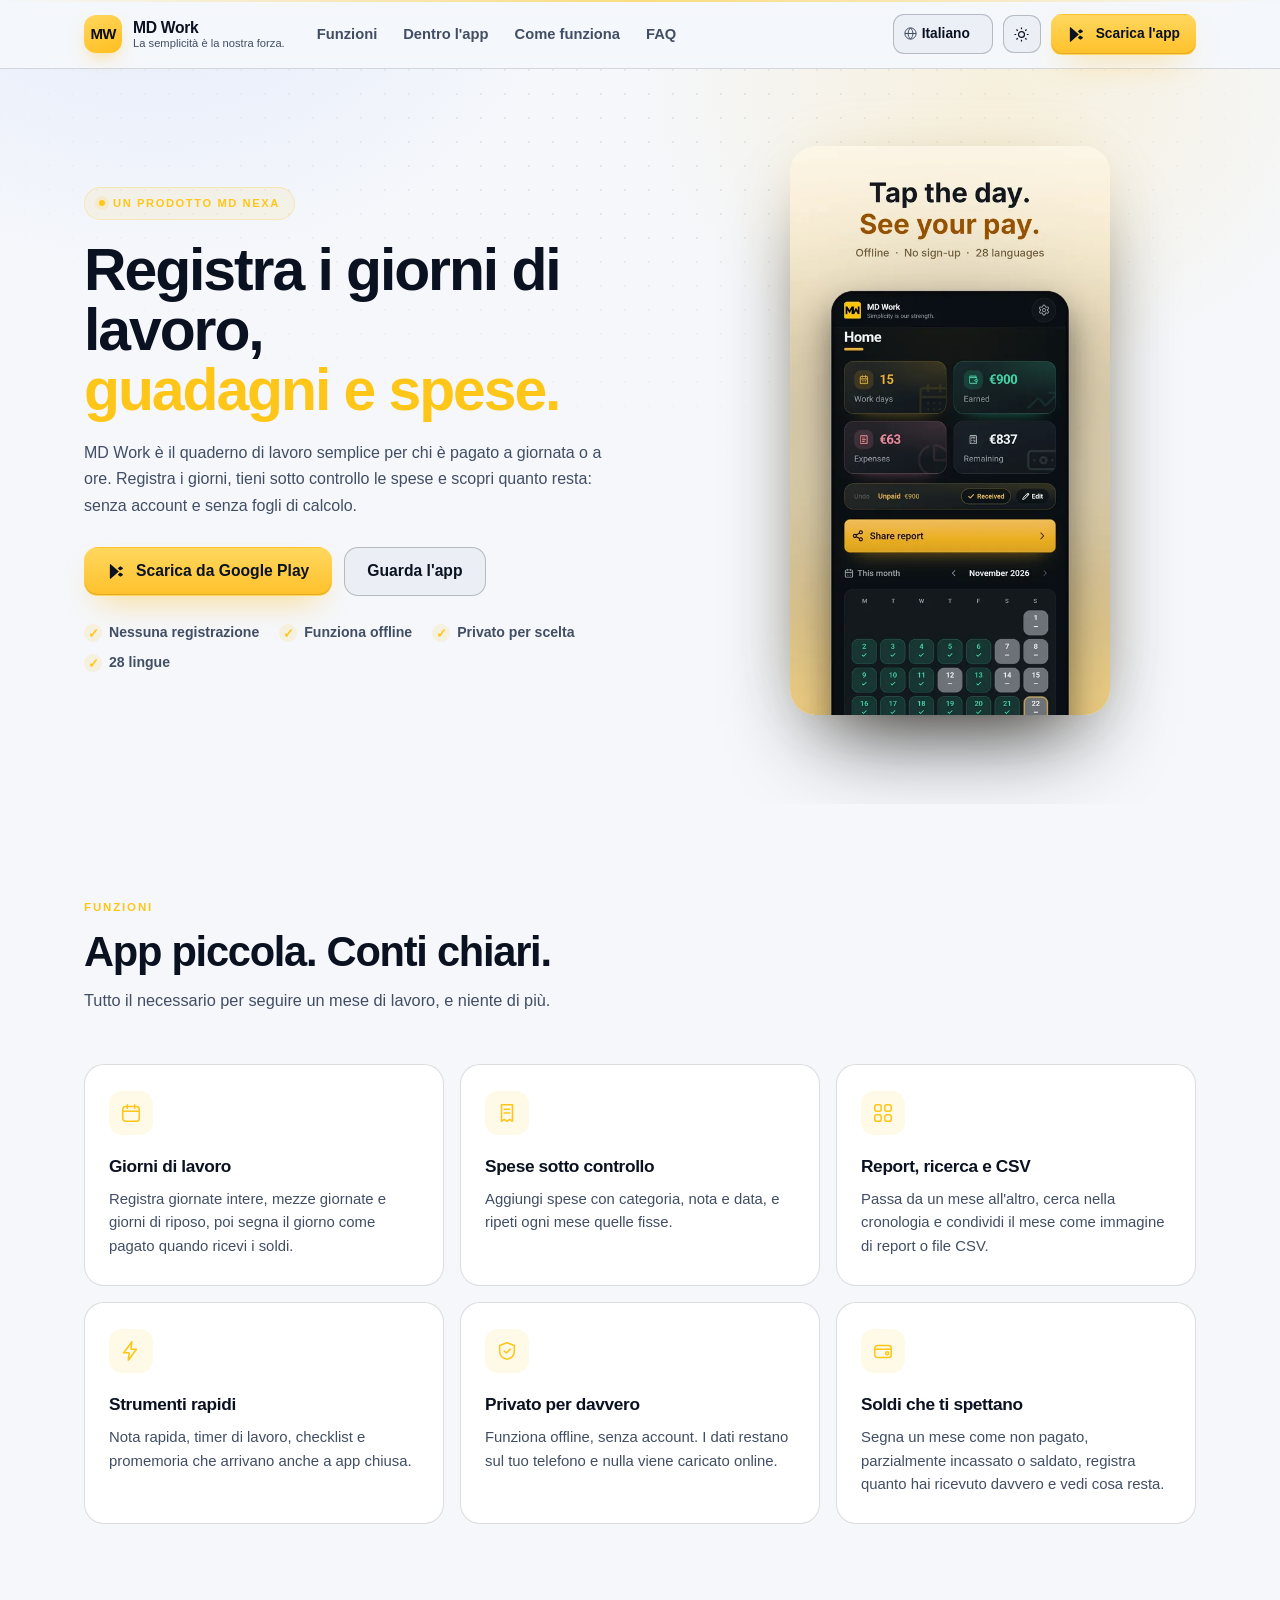
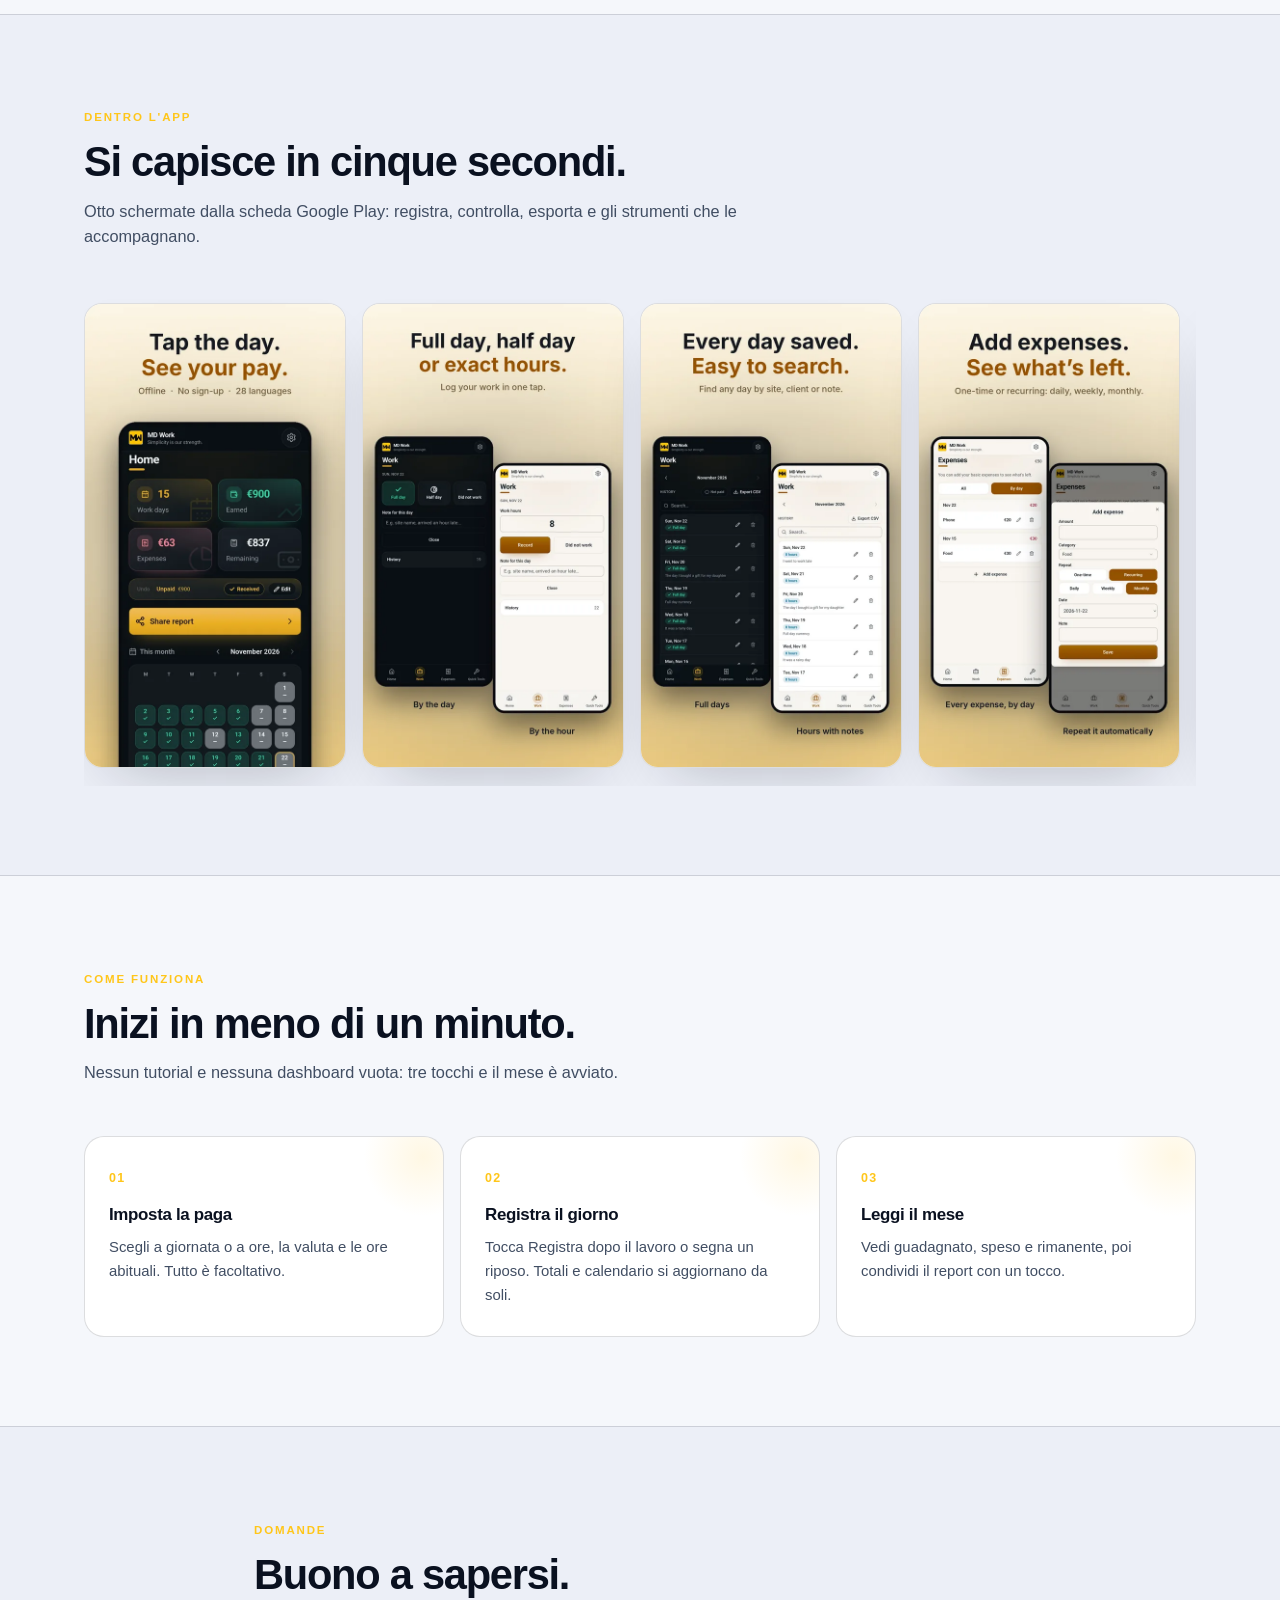
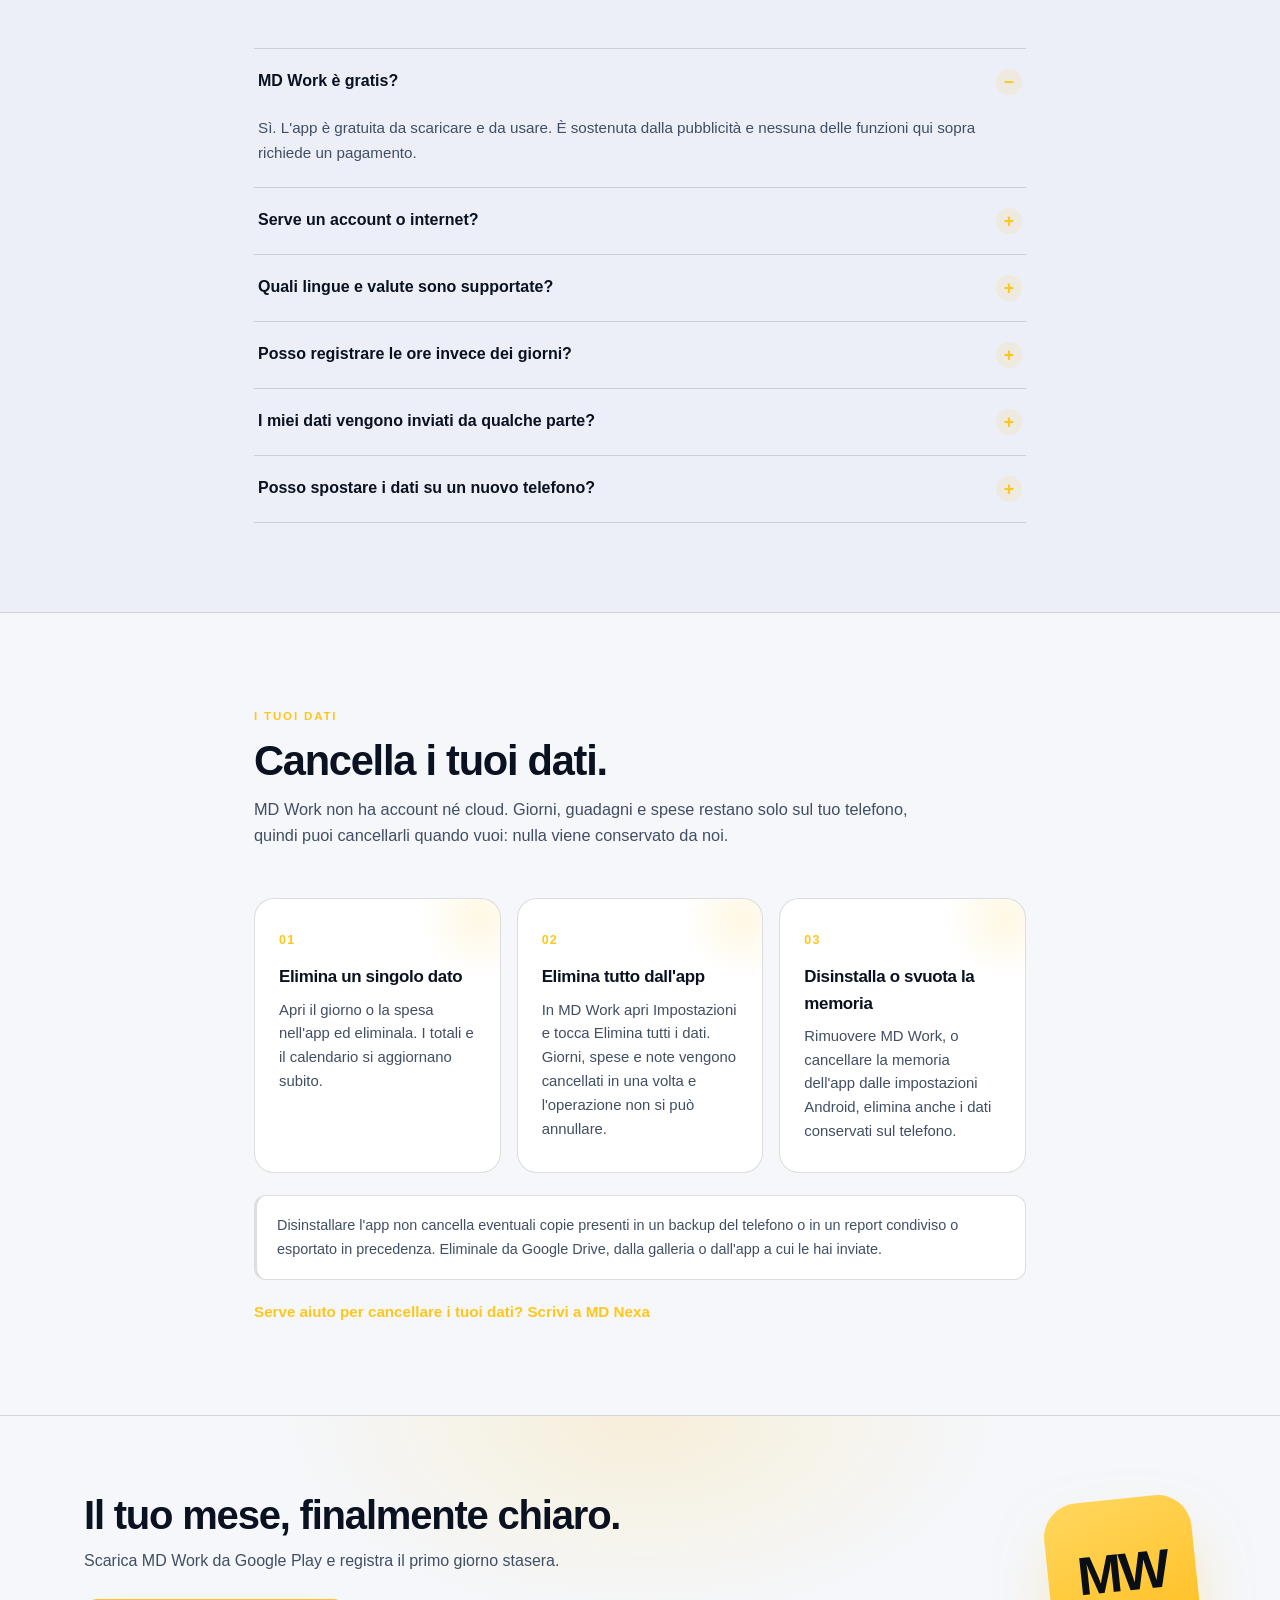
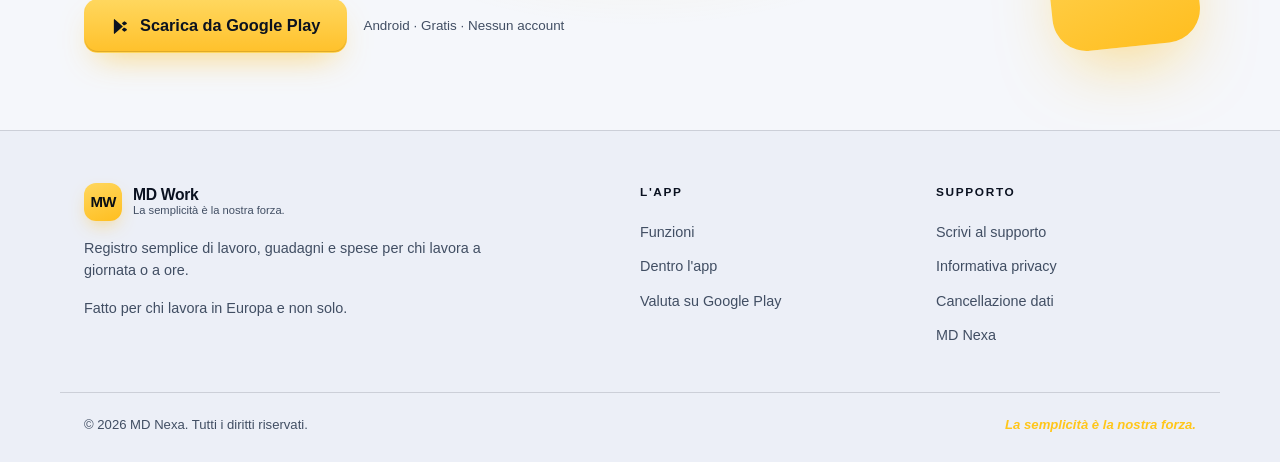
<file: public/it/index.html>
<!doctype html>
<html lang="it" dir="ltr" data-theme="dark" data-base="../">
<head>  <!-- Google tag (gtag.js) -->
  <script async src="https://www.googletagmanager.com/gtm.js?id=GTM-T6RJDZLR"></script>
  <script>
    window.dataLayer = window.dataLayer || [];
    function gtag(){dataLayer.push(arguments);}
    gtag('js', new Date());
  </script>

<meta charset="utf-8">
<meta name="viewport" content="width=device-width, initial-scale=1">
<title>MD Work — App per ore di lavoro, guadagni e spese</title>
<meta name="description" content="MD Work registra giorni lavorati, ore, guadagni e spese: sai quanto ti resta a fine mese. Gratuito su Google Play, offline e senza account.">
<meta name="robots" content="index, follow, max-snippet:-1, max-image-preview:large">
<meta name="theme-color" content="#070B12">
<link rel="canonical" href="https://mdnexa9.github.io/Ta7mil11/it/">
<link rel="alternate" hreflang="en" href="https://mdnexa9.github.io/Ta7mil11/">
<link rel="alternate" hreflang="it" href="https://mdnexa9.github.io/Ta7mil11/it/">
<link rel="alternate" hreflang="fr" href="https://mdnexa9.github.io/Ta7mil11/fr/">
<link rel="alternate" hreflang="de" href="https://mdnexa9.github.io/Ta7mil11/de/">
<link rel="alternate" hreflang="ar" href="https://mdnexa9.github.io/Ta7mil11/ar/">
<link rel="alternate" hreflang="hi" href="https://mdnexa9.github.io/Ta7mil11/hi/">
<link rel="alternate" hreflang="x-default" href="https://mdnexa9.github.io/Ta7mil11/">
<meta property="og:type" content="website">
<meta property="og:site_name" content="MD Work">
<meta property="og:title" content="MD Work — App per ore di lavoro, guadagni e spese">
<meta property="og:description" content="MD Work registra giorni lavorati, ore, guadagni e spese: sai quanto ti resta a fine mese. Gratuito su Google Play, offline e senza account.">
<meta property="og:url" content="https://mdnexa9.github.io/Ta7mil11/it/">
<meta property="og:image" content="https://mdnexa9.github.io/Ta7mil11/assets/img/og.png">
<meta property="og:locale" content="it_IT">
<meta name="twitter:card" content="summary_large_image">
<meta name="twitter:image" content="https://mdnexa9.github.io/Ta7mil11/assets/img/og.png">
<link rel="icon" href="../assets/img/favicon.svg" type="image/svg+xml">
<link rel="apple-touch-icon" href="../assets/img/icon-180.png">
<link rel="manifest" href="../manifest.webmanifest">
<link rel="stylesheet" href="../assets/css/style.css">
<script type="application/ld+json">
{
  "@context": "https://schema.org",
  "@graph": [
    {
      "@type": "SoftwareApplication",
      "@id": "https://mdnexa9.github.io/Ta7mil11/it/#app",
      "name": "MD Work",
      "operatingSystem": "Android 7.0 and up",
      "applicationCategory": "ProductivityApplication",
      "applicationSubCategory": "Work hours and expense tracker",
      "url": "https://mdnexa9.github.io/Ta7mil11/it/",
      "downloadUrl": "https://play.google.com/store/apps/details?id=app.mdwork.notebook",
      "installUrl": "https://play.google.com/store/apps/details?id=app.mdwork.notebook",
      "sameAs": [
        "https://play.google.com/store/apps/details?id=app.mdwork.notebook"
      ],
      "description": "MD Work è il quaderno di lavoro semplice per chi è pagato a giornata o a ore. Registra i giorni, tieni sotto controllo le spese e scopri quanto resta: senza account e senza fogli di calcolo.",
      "inLanguage": [
        "it"
      ],
      "isAccessibleForFree": true,
      "screenshot": [
        "https://mdnexa9.github.io/Ta7mil11/assets/img/play/01-home.webp",
        "https://mdnexa9.github.io/Ta7mil11/assets/img/play/02-day-hours.webp",
        "https://mdnexa9.github.io/Ta7mil11/assets/img/play/03-history.webp",
        "https://mdnexa9.github.io/Ta7mil11/assets/img/play/04-expenses.webp",
        "https://mdnexa9.github.io/Ta7mil11/assets/img/play/05-quick-tools.webp",
        "https://mdnexa9.github.io/Ta7mil11/assets/img/play/06-lists.webp",
        "https://mdnexa9.github.io/Ta7mil11/assets/img/play/07-languages.webp",
        "https://mdnexa9.github.io/Ta7mil11/assets/img/play/08-reports.webp"
      ],
      "author": {
        "@type": "Organization",
        "name": "MD Nexa",
        "url": "https://play.google.com/store/apps/developer?id=MD+Nexa"
      },
      "publisher": {
        "@id": "https://mdnexa9.github.io/Ta7mil11/#org"
      },
      "offers": {
        "@type": "Offer",
        "price": "0",
        "priceCurrency": "EUR"
      }
    },
    {
      "@type": "Organization",
      "@id": "https://mdnexa9.github.io/Ta7mil11/#org",
      "name": "MD Nexa",
      "url": "https://play.google.com/store/apps/developer?id=MD+Nexa",
      "sameAs": [
        "https://play.google.com/store/apps/details?id=app.mdwork.notebook"
      ]
    },
    {
      "@type": "WebSite",
      "@id": "https://mdnexa9.github.io/Ta7mil11/#site",
      "url": "https://mdnexa9.github.io/Ta7mil11/",
      "name": "MD Work",
      "inLanguage": "en",
      "publisher": {
        "@id": "https://mdnexa9.github.io/Ta7mil11/#org"
      }
    },
    {
      "@type": "FAQPage",
      "@id": "https://mdnexa9.github.io/Ta7mil11/it/#faq",
      "mainEntity": [
        {
          "@type": "Question",
          "name": "MD Work è gratis?",
          "acceptedAnswer": {
            "@type": "Answer",
            "text": "Sì. L'app è gratuita da scaricare e da usare. È sostenuta dalla pubblicità e nessuna delle funzioni qui sopra richiede un pagamento."
          }
        },
        {
          "@type": "Question",
          "name": "Serve un account o internet?",
          "acceptedAnswer": {
            "@type": "Answer",
            "text": "No. Non c'è registrazione né login. I dati sono salvati sul tuo dispositivo, quindi l'app funziona anche offline."
          }
        },
        {
          "@type": "Question",
          "name": "Quali lingue e valute sono supportate?",
          "acceptedAnswer": {
            "@type": "Answer",
            "text": "L'app e i suoi report sono tradotti in 28 lingue, compreso l'arabo con pieno supporto da destra a sinistra, e funziona con EUR, USD, GBP, TND e AED."
          }
        },
        {
          "@type": "Question",
          "name": "Posso registrare le ore invece dei giorni?",
          "acceptedAnswer": {
            "@type": "Answer",
            "text": "Sì. In Impostazioni scegli “A ore” e inserisci le ore lavorate: i guadagni seguono la tua paga oraria."
          }
        },
        {
          "@type": "Question",
          "name": "I miei dati vengono inviati da qualche parte?",
          "acceptedAnswer": {
            "@type": "Answer",
            "text": "Nessun registro di lavoro lascia il telefono. L'app non richiede un account e i tuoi giorni e le spese restano locali."
          }
        },
        {
          "@type": "Question",
          "name": "Posso spostare i dati su un nuovo telefono?",
          "acceptedAnswer": {
            "@type": "Answer",
            "text": "Sì. Esporta un file di backup dall'app, conservalo al sicuro e ripristinalo sul nuovo telefono. Senza backup i dati restano solo sul vecchio dispositivo."
          }
        }
      ]
    }
  ]
}
</script>
</head>
<body>
<a class="skip" href="#main" data-i18n="a11y.skip">Vai al contenuto</a>

<header class="header">
  <div class="wrap header__inner">
    <a class="brand" href="#top" aria-label="MD Work">
      <span class="brand__mark" aria-hidden="true">MW</span>
      <span class="brand__text">
        <b>MD Work</b>
        <small data-i18n="brand.tag">La semplicità è la nostra forza.</small>
      </span>
    </a>

    <nav class="nav" aria-label="Sections">
      <a href="#features" data-i18n="nav.features">Funzioni</a>
      <a href="#inside" data-i18n="nav.inside">Dentro l'app</a>
      <a href="#how" data-i18n="nav.how">Come funziona</a>
      <a href="#faq" data-i18n="nav.faq">FAQ</a>
    </nav>

    <div class="tools">
      <div class="lang">
        <svg class="lang__ico" viewBox="0 0 24 24" aria-hidden="true"><circle cx="12" cy="12" r="9"/><path d="M3 12h18M12 3c2.5 2.4 3.8 5.5 3.8 9S14.5 18.6 12 21c-2.5-2.4-3.8-5.5-3.8-9S9.5 5.4 12 3z"/></svg>
        <label class="sr" for="lang">Language</label>
        <select id="lang" class="lang__select">
          <option value="en">English</option>
          <option value="it">Italiano</option>
          <option value="fr">Français</option>
          <option value="de">Deutsch</option>
          <option value="ar">العربية</option>
          <option value="hi">हिन्दी</option>
        </select>
      </div>
      <button class="iconbtn" id="theme" type="button" aria-pressed="false" title="Theme">
        <svg class="ico-moon" viewBox="0 0 24 24" aria-hidden="true"><path d="M20 14.5A8.5 8.5 0 0 1 9.5 4a8.5 8.5 0 1 0 10.5 10.5z"/></svg>
        <svg class="ico-sun" viewBox="0 0 24 24" aria-hidden="true"><circle cx="12" cy="12" r="4.2"/><path d="M12 2v2.5M12 19.5V22M2 12h2.5M19.5 12H22M4.9 4.9l1.8 1.8M17.3 17.3l1.8 1.8M19.1 4.9l-1.8 1.8M6.7 17.3l-1.8 1.8"/></svg>
      </button>
      <a class="btn btn--primary btn--sm" href="https://play.google.com/store/apps/details?id=app.mdwork.notebook" target="_blank" rel="noopener">
        <svg class="playico" viewBox="0 0 24 24" aria-hidden="true"><path d="M4.2 2.4 15 12 4.2 21.6A2 2 0 0 1 3.6 20V4a2 2 0 0 1 .6-1.6zM16.4 10.8l2.9-1.6c1.1-.6 1.1-1.8 0-2.4l-2.4-1.3L13.6 8l2.8 2.8zM13.6 16l3.3 2.5 2.4-1.3c1.1-.6 1.1-1.8 0-2.4l-2.9-1.6L13.6 16z"/></svg>
        <span data-i18n="nav.download">Scarica l'app</span>
      </a>
    </div>
  </div>
</header>

<main id="main">

  <section class="hero" id="top">
    <div class="hero__bg" aria-hidden="true"></div>
    <div class="wrap hero__grid">
      <div class="hero__copy">
        <span class="pill" data-i18n="hero.badge">Un prodotto MD Nexa</span>
        <h1>
          <span data-i18n="hero.t1">Registra i giorni di lavoro,</span>
          <em data-i18n="hero.t2">guadagni e spese.</em>
        </h1>
        <p class="lead" data-i18n="hero.sub">MD Work è il quaderno di lavoro semplice per chi è pagato a giornata o a ore. Registra i giorni, tieni sotto controllo le spese e scopri quanto resta: senza account e senza fogli di calcolo.</p>
        <div class="hero__actions">
          <a class="btn btn--primary" href="https://play.google.com/store/apps/details?id=app.mdwork.notebook" target="_blank" rel="noopener">
            <svg class="playico" viewBox="0 0 24 24" aria-hidden="true"><path d="M4.2 2.4 15 12 4.2 21.6A2 2 0 0 1 3.6 20V4a2 2 0 0 1 .6-1.6zM16.4 10.8l2.9-1.6c1.1-.6 1.1-1.8 0-2.4l-2.4-1.3L13.6 8l2.8 2.8zM13.6 16l3.3 2.5 2.4-1.3c1.1-.6 1.1-1.8 0-2.4l-2.9-1.6L13.6 16z"/></svg>
            <span data-i18n="hero.cta">Scarica da Google Play</span>
          </a>
          <a class="btn btn--ghost" href="#inside" data-i18n="hero.cta2">Guarda l'app</a>
        </div>
        <ul class="hero__facts">
          <li data-i18n="hero.p1">Nessuna registrazione</li>
          <li data-i18n="hero.p2">Funziona offline</li>
          <li data-i18n="hero.p3">Privato per scelta</li>
          <li data-i18n="hero.p4">28 lingue</li>
        </ul>
      </div>

      <div class="hero__art">
        <figure class="shot shot--hero">
          <img
            src="../assets/img/play/01-home.webp"
            srcset="../assets/img/play/01-home-540.webp 540w, ../assets/img/play/01-home.webp 1080w"
            sizes="(max-width: 1040px) 74vw, 320px"
            width="1080" height="1920"
            alt="MD Work home screen for November 2026: 15 work days, €900 earned, €63 expenses and €837 remaining, above the month calendar and the paid-day bar."
            fetchpriority="high" decoding="async">
        </figure>
      </div>
    </div>
  </section>

  <section class="section" id="features">
    <div class="wrap">
      <header class="shead">
        <span class="kicker" data-i18n="features.kicker">Funzioni</span>
        <h2 data-i18n="features.title">App piccola. Conti chiari.</h2>
        <p data-i18n="features.sub">Tutto il necessario per seguire un mese di lavoro, e niente di più.</p>
      </header>

      <div class="cards">
        <article class="card">
          <span class="card__ico"><svg viewBox="0 0 24 24" aria-hidden="true"><rect x="3" y="5" width="18" height="16" rx="3"/><path d="M8 3v4M16 3v4M3 10h18"/></svg></span>
          <h3 data-i18n="f1.t">Giorni di lavoro</h3>
          <p data-i18n="f1.d">Registra giornate intere, mezze giornate e giorni di riposo, poi segna il giorno come pagato quando ricevi i soldi.</p>
        </article>
        <article class="card">
          <span class="card__ico"><svg viewBox="0 0 24 24" aria-hidden="true"><path d="M6 3h12v18l-3-2-3 2-3-2-3 2z"/><path d="M9 8h6M9 12h6"/></svg></span>
          <h3 data-i18n="f3.t">Spese sotto controllo</h3>
          <p data-i18n="f3.d">Aggiungi spese con categoria, nota e data, e ripeti ogni mese quelle fisse.</p>
        </article>
        <article class="card">
          <span class="card__ico"><svg viewBox="0 0 24 24" aria-hidden="true"><rect x="3" y="3" width="7" height="7" rx="2"/><rect x="14" y="3" width="7" height="7" rx="2"/><rect x="3" y="14" width="7" height="7" rx="2"/><rect x="14" y="14" width="7" height="7" rx="2"/></svg></span>
          <h3 data-i18n="f4.t">Report, ricerca e CSV</h3>
          <p data-i18n="f4.d">Passa da un mese all'altro, cerca nella cronologia e condividi il mese come immagine di report o file CSV.</p>
        </article>
        <article class="card">
          <span class="card__ico"><svg viewBox="0 0 24 24" aria-hidden="true"><path d="M13 2 4 14h6l-1 8 9-12h-6z"/></svg></span>
          <h3 data-i18n="f5.t">Strumenti rapidi</h3>
          <p data-i18n="f5.d">Nota rapida, timer di lavoro, checklist e promemoria che arrivano anche a app chiusa.</p>
        </article>
        <article class="card">
          <span class="card__ico"><svg viewBox="0 0 24 24" aria-hidden="true"><path d="M12 3l8 3v6c0 5-3.5 8-8 9-4.5-1-8-4-8-9V6z"/><path d="M9 12l2.2 2.2L15.5 10"/></svg></span>
          <h3 data-i18n="f6.t">Privato per davvero</h3>
          <p data-i18n="f6.d">Funziona offline, senza account. I dati restano sul tuo telefono e nulla viene caricato online.</p>
        </article>
        <article class="card">
          <span class="card__ico"><svg viewBox="0 0 24 24" aria-hidden="true"><rect x="3" y="6" width="18" height="13" rx="3"/><path d="M3 10h18"/><circle cx="16.5" cy="14.5" r="1.6"/></svg></span>
          <h3 data-i18n="f7.t">Soldi che ti spettano</h3>
          <p data-i18n="f7.d">Segna un mese come non pagato, parzialmente incassato o saldato, registra quanto hai ricevuto davvero e vedi cosa resta.</p>
        </article>
      </div>
    </div>
  </section>

  <section class="section section--alt" id="inside">
    <div class="wrap">
      <header class="shead">
        <span class="kicker" data-i18n="inside.kicker">Dentro l'app</span>
        <h2 data-i18n="inside.title">Si capisce in cinque secondi.</h2>
        <p data-i18n="inside.sub">Otto schermate dalla scheda Google Play: registra, controlla, esporta e gli strumenti che le accompagnano.</p>
      </header>

      <ul class="shots">
        <li>
          <img
            src="../assets/img/play/01-home-540.webp"
            srcset="../assets/img/play/01-home-540.webp 540w, ../assets/img/play/01-home.webp 1080w"
            sizes="(max-width: 640px) 74vw, 262px"
            width="540" height="960" loading="lazy" decoding="async"
            alt="MD Work home screen for November 2026: 15 work days, €900 earned, €63 expenses and €837 remaining, above the month calendar and the paid-day bar.">
        </li>
        <li>
          <img
            src="../assets/img/play/02-day-hours-540.webp"
            srcset="../assets/img/play/02-day-hours-540.webp 540w, ../assets/img/play/02-day-hours.webp 1080w"
            sizes="(max-width: 640px) 74vw, 262px"
            width="540" height="960" loading="lazy" decoding="async"
            alt="By the day or by the hour: record a full day, a half day or the exact hours you worked, with an optional note.">
        </li>
        <li>
          <img
            src="../assets/img/play/03-history-540.webp"
            srcset="../assets/img/play/03-history-540.webp 540w, ../assets/img/play/03-history.webp 1080w"
            sizes="(max-width: 640px) 74vw, 262px"
            width="540" height="960" loading="lazy" decoding="async"
            alt="Work history listing every day of the month with its hours, a search field and an Export CSV button.">
        </li>
        <li>
          <img
            src="../assets/img/play/04-expenses-540.webp"
            srcset="../assets/img/play/04-expenses-540.webp 540w, ../assets/img/play/04-expenses.webp 1080w"
            sizes="(max-width: 640px) 74vw, 262px"
            width="540" height="960" loading="lazy" decoding="async"
            alt="The month expense list next to the Add expense sheet: amount, category, one-time or recurring, date and note.">
        </li>
        <li>
          <img
            src="../assets/img/play/05-quick-tools-540.webp"
            srcset="../assets/img/play/05-quick-tools-540.webp 540w, ../assets/img/play/05-quick-tools.webp 1080w"
            sizes="(max-width: 640px) 74vw, 262px"
            width="540" height="960" loading="lazy" decoding="async"
            alt="Quick Tools screen with Quick Note, the work Timer and a Checklist built into the app.">
        </li>
        <li>
          <img
            src="../assets/img/play/06-lists-540.webp"
            srcset="../assets/img/play/06-lists-540.webp 540w, ../assets/img/play/06-lists.webp 1080w"
            sizes="(max-width: 640px) 74vw, 262px"
            width="540" height="960" loading="lazy" decoding="async"
            alt="Checklists with a progress bar and tables with totals, kept next to the work log.">
        </li>
        <li>
          <img
            src="../assets/img/play/07-languages-540.webp"
            srcset="../assets/img/play/07-languages-540.webp 540w, ../assets/img/play/07-languages.webp 1080w"
            sizes="(max-width: 640px) 74vw, 262px"
            width="540" height="960" loading="lazy" decoding="async"
            alt="28 languages and the full currency list, with settings for rate, working hours and reminders.">
        </li>
        <li>
          <img
            src="../assets/img/play/08-reports-540.webp"
            srcset="../assets/img/play/08-reports-540.webp 540w, ../assets/img/play/08-reports.webp 1080w"
            sizes="(max-width: 640px) 74vw, 262px"
            width="540" height="960" loading="lazy" decoding="async"
            alt="Monthly summary and work-hours report that can be shared as an image, a CSV file or text, plus a price list.">
        </li>
      </ul>
    </div>
  </section>

  <section class="section" id="how">
    <div class="wrap">
      <header class="shead">
        <span class="kicker" data-i18n="how.kicker">Come funziona</span>
        <h2 data-i18n="how.title">Inizi in meno di un minuto.</h2>
        <p data-i18n="how.sub">Nessun tutorial e nessuna dashboard vuota: tre tocchi e il mese è avviato.</p>
      </header>
      <ol class="steps">
        <li class="step">
          <span class="step__num">01</span>
          <h3 data-i18n="st1.t">Imposta la paga</h3>
          <p data-i18n="st1.d">Scegli a giornata o a ore, la valuta e le ore abituali. Tutto è facoltativo.</p>
        </li>
        <li class="step">
          <span class="step__num">02</span>
          <h3 data-i18n="st2.t">Registra il giorno</h3>
          <p data-i18n="st2.d">Tocca Registra dopo il lavoro o segna un riposo. Totali e calendario si aggiornano da soli.</p>
        </li>
        <li class="step">
          <span class="step__num">03</span>
          <h3 data-i18n="st3.t">Leggi il mese</h3>
          <p data-i18n="st3.d">Vedi guadagnato, speso e rimanente, poi condividi il report con un tocco.</p>
        </li>
      </ol>
    </div>
  </section>

  <section class="section section--alt" id="faq">
    <div class="wrap wrap--narrow">
      <header class="shead">
        <span class="kicker" data-i18n="faq.kicker">Domande</span>
        <h2 data-i18n="faq.title">Buono a sapersi.</h2>
      </header>
      <div class="faq">
        <details class="qa" open>
          <summary data-i18n="fa1.q">MD Work è gratis?</summary>
          <p data-i18n="fa1.a">Sì. L'app è gratuita da scaricare e da usare. È sostenuta dalla pubblicità e nessuna delle funzioni qui sopra richiede un pagamento.</p>
        </details>
        <details class="qa">
          <summary data-i18n="fa2.q">Serve un account o internet?</summary>
          <p data-i18n="fa2.a">No. Non c'è registrazione né login. I dati sono salvati sul tuo dispositivo, quindi l'app funziona anche offline.</p>
        </details>
        <details class="qa">
          <summary data-i18n="fa3.q">Quali lingue e valute sono supportate?</summary>
          <p data-i18n="fa3.a">L'app e i suoi report sono tradotti in 28 lingue, compreso l'arabo con pieno supporto da destra a sinistra, e funziona con EUR, USD, GBP, TND e AED.</p>
        </details>
        <details class="qa">
          <summary data-i18n="fa4.q">Posso registrare le ore invece dei giorni?</summary>
          <p data-i18n="fa4.a">Sì. In Impostazioni scegli “A ore” e inserisci le ore lavorate: i guadagni seguono la tua paga oraria.</p>
        </details>
        <details class="qa">
          <summary data-i18n="fa6.q">I miei dati vengono inviati da qualche parte?</summary>
          <p data-i18n="fa6.a">Nessun registro di lavoro lascia il telefono. L'app non richiede un account e i tuoi giorni e le spese restano locali.</p>
        </details>
        <details class="qa">
          <summary data-i18n="fa7.q">Posso spostare i dati su un nuovo telefono?</summary>
          <p data-i18n="fa7.a">Sì. Esporta un file di backup dall'app, conservalo al sicuro e ripristinalo sul nuovo telefono. Senza backup i dati restano solo sul vecchio dispositivo.</p>
        </details>
      </div>
    </div>
  </section>

  <section class="section" id="delete-data">
    <div class="wrap wrap--narrow">
      <header class="shead">
        <span class="kicker" data-i18n="del.kicker">I tuoi dati</span>
        <h2 data-i18n="del.title">Cancella i tuoi dati.</h2>
        <p data-i18n="del.sub">MD Work non ha account né cloud. Giorni, guadagni e spese restano solo sul tuo telefono, quindi puoi cancellarli quando vuoi: nulla viene conservato da noi.</p>
      </header>
      <ol class="steps">
        <li class="step">
          <span class="step__num">01</span>
          <h3 data-i18n="del.s1t">Elimina un singolo dato</h3>
          <p data-i18n="del.s1d">Apri il giorno o la spesa nell'app ed eliminala. I totali e il calendario si aggiornano subito.</p>
        </li>
        <li class="step">
          <span class="step__num">02</span>
          <h3 data-i18n="del.s2t">Elimina tutto dall'app</h3>
          <p data-i18n="del.s2d">In MD Work apri Impostazioni e tocca Elimina tutti i dati. Giorni, spese e note vengono cancellati in una volta e l'operazione non si può annullare.</p>
        </li>
        <li class="step">
          <span class="step__num">03</span>
          <h3 data-i18n="del.s3t">Disinstalla o svuota la memoria</h3>
          <p data-i18n="del.s3d">Rimuovere MD Work, o cancellare la memoria dell'app dalle impostazioni Android, elimina anche i dati conservati sul telefono.</p>
        </li>
      </ol>
      <p class="delnote" data-i18n="del.note">Disinstallare l'app non cancella eventuali copie presenti in un backup del telefono o in un report condiviso o esportato in precedenza. Eliminale da Google Drive, dalla galleria o dall'app a cui le hai inviate.</p>
      <a class="delmail" href="mailto:mdnexa9@gmail.com?subject=MD%20Work%20data%20deletion%20request" data-i18n="del.mail">Serve aiuto per cancellare i tuoi dati? Scrivi a MD Nexa</a>
    </div>
  </section>

  <section class="cta" id="download">
    <div class="wrap cta__inner">
      <div class="cta__copy">
        <h2 data-i18n="cta.title">Il tuo mese, finalmente chiaro.</h2>
        <p data-i18n="cta.sub">Scarica MD Work da Google Play e registra il primo giorno stasera.</p>
        <div class="cta__actions">
          <a class="btn btn--primary btn--lg" href="https://play.google.com/store/apps/details?id=app.mdwork.notebook" target="_blank" rel="noopener">
            <svg class="playico" viewBox="0 0 24 24" aria-hidden="true"><path d="M4.2 2.4 15 12 4.2 21.6A2 2 0 0 1 3.6 20V4a2 2 0 0 1 .6-1.6zM16.4 10.8l2.9-1.6c1.1-.6 1.1-1.8 0-2.4l-2.4-1.3L13.6 8l2.8 2.8zM13.6 16l3.3 2.5 2.4-1.3c1.1-.6 1.1-1.8 0-2.4l-2.9-1.6L13.6 16z"/></svg>
            <span data-i18n="cta.btn">Scarica da Google Play</span>
          </a>
          <span class="cta__note" data-i18n="cta.note">Android · Gratis · Nessun account</span>
        </div>
      </div>
      <div class="cta__badge" aria-hidden="true"><span class="brand__mark brand__mark--xl">MW</span></div>
    </div>
  </section>

</main>

<footer class="footer">
  <div class="wrap footer__grid">
    <div class="footer__brand">
      <a class="brand" href="#top">
        <span class="brand__mark" aria-hidden="true">MW</span>
        <span class="brand__text"><b>MD Work</b><small data-i18n="brand.tag">La semplicità è la nostra forza.</small></span>
      </a>
      <p data-i18n="footer.about">Registro semplice di lavoro, guadagni e spese per chi lavora a giornata o a ore.</p>
      <p class="footer__made" data-i18n="footer.made">Fatto per chi lavora in Europa e non solo.</p>
    </div>
    <nav class="footer__col" aria-label="App">
      <h3 data-i18n="footer.app">L'app</h3>
      <a href="#features" data-i18n="nav.features">Funzioni</a>
      <a href="#inside" data-i18n="nav.inside">Dentro l'app</a>
      <a href="https://play.google.com/store/apps/details?id=app.mdwork.notebook" target="_blank" rel="noopener" data-i18n="footer.rate">Valuta su Google Play</a>
    </nav>
    <nav class="footer__col" aria-label="Support">
      <h3 data-i18n="footer.support">Supporto</h3>
      <a href="mailto:mdnexa9@gmail.com" data-i18n="footer.email">Scrivi al supporto</a>
      <a href="https://mdworkprivacypolicy.vercel.app/" target="_blank" rel="noopener" data-i18n="footer.privacy">Informativa privacy</a>
      <a href="#delete-data" data-i18n="nav.delete">Cancellazione dati</a>
      <a href="https://play.google.com/store/apps/developer?id=MD+Nexa" target="_blank" rel="noopener">MD Nexa</a>
    </nav>
  </div>
  <div class="wrap footer__bottom">
    <span data-i18n="footer.rights">© 2026 MD Nexa. Tutti i diritti riservati.</span>
    <span class="footer__tag" data-i18n="footer.tag">La semplicità è la nostra forza.</span>
  </div>
</footer>

<div class="stickybar" id="stickybar" hidden>
  <div class="stickybar__txt">
    <b>MD Work</b>
    <small data-i18n="cta.note">Android · Gratis · Nessun account</small>
  </div>
  <a class="btn btn--primary btn--sm" href="https://play.google.com/store/apps/details?id=app.mdwork.notebook" target="_blank" rel="noopener" data-i18n="nav.download">Scarica l'app</a>
</div>

<script src="../assets/js/app.js" defer></script>
<script>
(function () {
  document.addEventListener('click', function (e) {
    var t = e.target;
    if (!t || !t.closest) return;
    var a = t.closest('a[href*="play.google.com"]');
    if (!a) return;
    var m = a.href.match(/id=([A-Za-z0-9_.]+)/);
    if (typeof gtag === 'function') {
      gtag('event', 'play_click', {
        link_url: a.href,
        app_id: m ? m[1] : '',
        page_path: location.pathname
      });
    }
  }, true);
})();
</script>
</body>
</html>
</file>
<file: public/assets/css/style.css>
/* MD Work — landing page styles */
:root {
  --bg: #070b12;
  --bg-2: #0a1020;
  --surface: #0e1727;
  --surface-2: #111d30;
  --line: rgba(255, 255, 255, .14);
  --line-2: rgba(255, 255, 255, .26);
  --text: #f7f9fc;
  --muted: #b9c5d7;
  --accent: #ffc93c;
  --accent-2: #ffb000;
  --accent-ink: #0a0e15;
  --green: #3ed9a4;
  --red: #ff7185;
  --dots: rgba(255, 255, 255, .10);
  --shadow: 0 30px 70px -30px rgba(0, 0, 0, .85);
  --radius: 20px;
  --wrap: 1160px;
}

[data-theme="light"] {
  --bg: #f5f7fb;
  --bg-2: #eceff7;
  --surface: #ffffff;
  --surface-2: #f7f9fd;
  --line: rgba(11, 18, 32, .14);
  --line-2: rgba(11, 18, 32, .24);
  --text: #0a1120;
  --muted: #414e63;
  --accent: #ffc61a;
  --accent-2: #f0a800;
  --accent-ink: #0b1220;
  --green: #0e9f6e;
  --red: #d6334e;
  --dots: rgba(11, 18, 32, .12);
  --shadow: 0 26px 60px -30px rgba(11, 18, 32, .28);
}

*, *::before, *::after { box-sizing: border-box; }

html { scroll-behavior: smooth; -webkit-text-size-adjust: 100%; }

body {
  margin: 0;
  background: var(--bg);
  color: var(--text);
  font-family: "Inter", -apple-system, BlinkMacSystemFont, "Segoe UI", Roboto, "Helvetica Neue", Arial, "Noto Sans", "Noto Sans Arabic", "Noto Sans Devanagari", sans-serif;
  font-size: 16px;
  line-height: 1.55;
  -webkit-font-smoothing: antialiased;
  overflow-x: hidden;
}

h1, h2, h3, b, strong { font-weight: 800; letter-spacing: -.02em; }
h1, h2, h3, p { margin: 0; }
a { color: inherit; text-decoration: none; }
img, svg { display: block; max-width: 100%; }
button, select { font: inherit; color: inherit; }
ul, ol { margin: 0; padding: 0; list-style: none; }

:focus-visible { outline: 2px solid var(--accent); outline-offset: 3px; border-radius: 8px; }

.wrap {
  width: 100%;
  max-width: var(--wrap);
  margin-inline: auto;
  padding-inline: 24px;
}
.wrap--narrow { max-width: 820px; }

.sr {
  position: absolute; width: 1px; height: 1px; padding: 0; margin: -1px;
  overflow: hidden; clip: rect(0 0 0 0); white-space: nowrap; border: 0;
}

.skip {
  position: absolute; inset-inline-start: 16px; top: -60px; z-index: 200;
  background: var(--accent); color: var(--accent-ink);
  padding: 10px 16px; border-radius: 10px; font-weight: 700;
  transition: top .2s;
}
.skip:focus { top: 12px; }

/* ---------- buttons ---------- */
.btn {
  display: inline-flex; align-items: center; justify-content: center; gap: 10px;
  padding: 14px 22px; border-radius: 14px; border: 1px solid transparent;
  font-weight: 800; font-size: .98rem; line-height: 1.2; cursor: pointer;
  transition: transform .18s ease, box-shadow .18s ease, background .18s ease, border-color .18s ease;
}
.btn--primary {
  background: linear-gradient(180deg, #ffd75e, #ffc12b);
  color: var(--accent-ink);
  box-shadow: 0 14px 34px -14px rgba(255, 193, 43, .75), inset 0 -1px 0 rgba(0, 0, 0, .12);
}
.btn--primary:hover { transform: translateY(-2px); box-shadow: 0 20px 40px -16px rgba(255, 193, 43, .85); }
.btn--ghost {
  background: rgba(128, 148, 178, .08);
  border-color: var(--line-2);
  color: var(--text);
}
.btn--ghost:hover { background: rgba(128, 148, 178, .16); transform: translateY(-2px); }
.btn--sm { padding: 10px 15px; border-radius: 11px; font-size: .86rem; }
.btn--lg { padding: 16px 26px; font-size: 1.02rem; }
.playico { width: 19px; height: 19px; fill: currentColor; flex: none; }
.btn:active { transform: translateY(0); }

/* ---------- header ---------- */
.header {
  position: sticky; top: 0; z-index: 60;
  background: color-mix(in srgb, var(--bg) 82%, transparent);
  backdrop-filter: blur(16px) saturate(140%);
  border-bottom: 1px solid var(--line);
}
.header::after {
  content: ""; position: absolute; inset-inline: 0; top: 0; height: 2px;
  background: linear-gradient(90deg, transparent, var(--accent), transparent);
  opacity: .55;
}
.header__inner { display: flex; align-items: center; gap: 22px; min-height: 68px; }

.brand { display: inline-flex; align-items: center; gap: 11px; flex: none; }
.brand__mark {
  width: 38px; height: 38px; border-radius: 12px; flex: none;
  display: grid; place-items: center;
  background: linear-gradient(160deg, #ffd75e, #ffbe1f);
  color: #0a0e15; font-weight: 900; font-size: 15px; letter-spacing: -.06em;
  box-shadow: 0 8px 20px -8px rgba(255, 193, 43, .8);
}
.brand__text { display: flex; flex-direction: column; line-height: 1.15; }
.brand__text b { font-size: .98rem; }
.brand__text small { color: var(--muted); font-size: .7rem; letter-spacing: 0; }

.nav { display: flex; align-items: center; gap: 26px; margin-inline-start: 10px; }
.nav a { color: var(--muted); font-size: .92rem; font-weight: 600; transition: color .16s; }
.nav a:hover { color: var(--text); }

.tools { display: flex; align-items: center; gap: 10px; margin-inline-start: auto; }
.lang {
  position: relative; display: inline-flex; align-items: center;
  border: 1px solid var(--line-2); border-radius: 11px;
  background: rgba(128, 148, 178, .07);
  padding-inline: 9px;
}
.lang__ico {
  width: 15px; height: 15px; fill: none; stroke: var(--muted); stroke-width: 1.6;
  pointer-events: none; flex: none;
}
.lang__select {
  appearance: none; background: transparent; border: 0;
  padding: 8px 4px; font-size: .86rem; font-weight: 600; cursor: pointer;
  max-width: 128px;
}
.lang__select option { background: var(--surface); color: var(--text); }

.iconbtn {
  width: 38px; height: 38px; display: grid; place-items: center;
  border: 1px solid var(--line-2); border-radius: 11px;
  background: rgba(128, 148, 178, .07); cursor: pointer;
  transition: background .16s, transform .16s;
}
.iconbtn:hover { background: rgba(128, 148, 178, .16); transform: translateY(-1px); }
.iconbtn svg { width: 17px; height: 17px; fill: none; stroke: var(--text); stroke-width: 1.7; }
.iconbtn .ico-sun { display: none; }
[data-theme="light"] .iconbtn .ico-sun { display: block; }
[data-theme="light"] .iconbtn .ico-moon { display: none; }

/* ---------- hero ---------- */
.hero { position: relative; overflow: hidden; padding-block: clamp(48px, 6vw, 84px) clamp(52px, 7vw, 96px); }
.hero::before {
  content: ""; position: absolute; inset-inline: 0; top: -30%; height: 720px;
  background:
    radial-gradient(ellipse 520px 420px at 78% 34%, rgba(255, 201, 60, .16), transparent 70%),
    radial-gradient(ellipse 620px 520px at 12% 8%, rgba(58, 120, 255, .10), transparent 70%);
  pointer-events: none;
}
.hero__bg {
  position: absolute; inset: 0; pointer-events: none; opacity: .55;
  background-image: radial-gradient(circle at 1px 1px, var(--dots) 1px, transparent 0);
  background-size: 24px 24px;
  mask-image: radial-gradient(ellipse 75% 55% at 50% 12%, #000 20%, transparent 78%);
  -webkit-mask-image: radial-gradient(ellipse 75% 55% at 50% 12%, #000 20%, transparent 78%);
}
.hero__grid {
  position: relative;
  display: grid; grid-template-columns: 1.06fr .94fr;
  align-items: center; gap: clamp(28px, 5vw, 64px);
}

.pill {
  display: inline-flex; align-items: center; gap: 8px;
  text-transform: uppercase; letter-spacing: .14em; font-size: .7rem; font-weight: 800;
  color: var(--accent);
  background: rgba(255, 201, 60, .10);
  border: 1px solid rgba(255, 201, 60, .28);
  padding: 7px 14px; border-radius: 999px;
}
.pill::before {
  content: ""; width: 6px; height: 6px; border-radius: 50%; background: var(--accent);
  box-shadow: 0 0 0 4px rgba(255, 201, 60, .16);
}

.hero h1 {
  margin-top: 20px;
  font-size: clamp(2.15rem, 4.6vw, 3.9rem);
  line-height: 1.02;
  letter-spacing: -.035em;
  display: flex; flex-direction: column;
}
.hero h1 em { font-style: normal; color: var(--accent); display: block; }
.lead {
  margin-top: 20px; max-width: 34em;
  color: var(--muted); font-size: clamp(1rem, 1.2vw, 1.1rem); line-height: 1.65;
}
.hero__actions { display: flex; flex-wrap: wrap; gap: 12px; margin-top: 28px; }
.hero__facts {
  display: flex; flex-wrap: wrap; gap: 8px 20px; margin-top: 26px;
  color: var(--muted); font-size: .88rem; font-weight: 600;
}
.hero__facts li { display: inline-flex; align-items: center; gap: 7px; }
.hero__facts li::before {
  content: "✓"; color: var(--accent); font-weight: 900; font-size: .82rem;
  width: 18px; height: 18px; border-radius: 50%;
  display: grid; place-items: center;
  background: rgba(255, 201, 60, .14);
}

.hero__art { position: relative; display: grid; place-items: center; }
.shot--hero { margin: 0; width: min(320px, 74vw); }
.shot--hero img {
  display: block; width: 100%; height: auto; border-radius: 26px;
  box-shadow: 0 45px 90px -35px rgba(0, 0, 0, .9), 0 0 70px -25px rgba(255, 201, 60, .3);
}


/* ---------- sections ---------- */
.section { padding-block: clamp(56px, 7vw, 104px); }
.section--alt { background: var(--bg-2); border-block: 1px solid var(--line); }
.shead { max-width: 660px; margin-bottom: clamp(32px, 4vw, 50px); }
.kicker {
  display: inline-block; text-transform: uppercase; letter-spacing: .16em;
  font-size: .72rem; font-weight: 800; color: var(--accent); margin-bottom: 12px;
}
.shead h2 { font-size: clamp(1.75rem, 3.4vw, 2.6rem); line-height: 1.1; letter-spacing: -.03em; }
.shead p { margin-top: 14px; color: var(--muted); font-size: 1.02rem; }

.cards { display: grid; grid-template-columns: repeat(auto-fit, minmax(272px, 1fr)); gap: 16px; }
.card {
  background: var(--surface); border: 1px solid var(--line); border-radius: var(--radius);
  padding: 26px 24px; transition: transform .2s ease, border-color .2s ease, box-shadow .2s ease;
}
.card:hover { transform: translateY(-4px); border-color: rgba(255, 201, 60, .4); box-shadow: var(--shadow); }
.card__ico {
  width: 44px; height: 44px; border-radius: 13px; display: grid; place-items: center;
  background: rgba(255, 201, 60, .12); color: var(--accent); margin-bottom: 18px;
}
.card__ico svg { width: 22px; height: 22px; fill: none; stroke: currentColor; stroke-width: 1.7; stroke-linecap: round; stroke-linejoin: round; }
.card h3 { font-size: 1.08rem; margin-bottom: 8px; }
.card p { color: var(--muted); font-size: .93rem; line-height: 1.6; }

/* ---------- Google Play screenshots ---------- */
.shots {
  display: flex; gap: 16px; margin: 0; padding: 4px 4px 18px;
  list-style: none; overflow-x: auto; overscroll-behavior-x: contain;
  scroll-snap-type: x mandatory; scrollbar-width: thin;
}
.shots li { flex: 0 0 clamp(200px, 24vw, 262px); scroll-snap-align: start; }
.shots img {
  display: block; width: 100%; height: auto; border-radius: 18px;
  border: 1px solid var(--line); background: var(--surface); box-shadow: var(--shadow);
}

/* ---------- steps ---------- */
.steps { display: grid; grid-template-columns: repeat(3, 1fr); gap: 16px; }
.step {
  background: var(--surface); border: 1px solid var(--line);
  border-radius: var(--radius); padding: 28px 24px; position: relative; overflow: hidden;
}
.step::after {
  content: ""; position: absolute; inset-inline-end: -40px; top: -40px;
  width: 120px; height: 120px; border-radius: 50%;
  background: radial-gradient(circle, rgba(255, 201, 60, .14), transparent 70%);
}
.step__num {
  display: inline-block; font-size: .78rem; font-weight: 900; letter-spacing: .1em;
  color: var(--accent); margin-bottom: 14px;
}
.step h3 { font-size: 1.06rem; margin-bottom: 8px; }
.step p { color: var(--muted); font-size: .93rem; line-height: 1.6; }

/* ---------- faq ---------- */
.faq { border-top: 1px solid var(--line); }
.qa { border-bottom: 1px solid var(--line); }
.qa summary {
  display: flex; align-items: center; justify-content: space-between; gap: 16px;
  padding: 20px 4px; cursor: pointer; font-weight: 700; font-size: 1rem;
  list-style: none;
}
.qa summary::-webkit-details-marker { display: none; }
.qa summary::after {
  content: "+"; flex: none; width: 26px; height: 26px; border-radius: 50%;
  display: grid; place-items: center; font-size: 1.1rem; font-weight: 700;
  color: var(--accent); background: rgba(255, 201, 60, .12);
  transition: transform .2s ease;
}
.qa[open] summary::after { content: "−"; }
.qa p { color: var(--muted); font-size: .95rem; line-height: 1.65; padding: 0 4px 22px; max-width: 60em; }

/* ---------- cta ---------- */
.cta {
  position: relative; overflow: hidden;
  padding-block: clamp(48px, 6vw, 84px);
  background:
    radial-gradient(ellipse 520px 300px at 50% 0%, rgba(255, 201, 60, .18), transparent 70%),
    var(--bg);
  border-top: 1px solid var(--line);
}
.cta__inner { display: flex; align-items: center; justify-content: space-between; gap: 40px; }
.cta h2 { font-size: clamp(1.7rem, 3.4vw, 2.5rem); line-height: 1.1; letter-spacing: -.03em; }
.cta p { margin-top: 12px; color: var(--muted); max-width: 34em; }
.cta__actions { display: flex; flex-wrap: wrap; align-items: center; gap: 16px; margin-top: 26px; }
.cta__note { color: var(--muted); font-size: .84rem; }
.cta__badge { flex: none; }
.brand__mark--xl {
  width: 148px; height: 148px; border-radius: 34px; font-size: 54px;
  box-shadow: 0 30px 70px -24px rgba(255, 193, 43, .65);
  transform: rotate(-6deg);
}

/* ---------- footer ---------- */
.footer { background: var(--bg-2); border-top: 1px solid var(--line); padding-block: 52px 26px; }
.footer__grid { display: grid; grid-template-columns: 2fr 1fr 1fr; gap: 36px; }
.footer__brand p { color: var(--muted); font-size: .9rem; margin-top: 16px; max-width: 30em; }
.footer__made { margin-top: 8px; font-size: .82rem; }
.footer__col h3 {
  font-size: .74rem; text-transform: uppercase; letter-spacing: .14em;
  color: var(--text); margin-bottom: 14px;
}
.footer__col a { display: block; color: var(--muted); font-size: .9rem; padding-block: 6px; transition: color .16s; }
.footer__col a:hover { color: var(--accent); }
.footer__bottom {
  display: flex; align-items: center; justify-content: space-between; gap: 16px;
  margin-top: 40px; padding-top: 22px; border-top: 1px solid var(--line);
  color: var(--muted); font-size: .82rem;
}
.footer__tag { color: var(--accent); font-weight: 700; font-style: italic; }

/* ---------- sticky mobile bar ---------- */
.stickybar {
  position: fixed; inset-inline: 0; bottom: 0; z-index: 70;
  display: none; align-items: center; gap: 12px;
  padding: 10px 16px calc(10px + env(safe-area-inset-bottom));
  background: color-mix(in srgb, var(--bg) 92%, transparent);
  backdrop-filter: blur(14px);
  border-top: 1px solid var(--line);
}
.stickybar[hidden] { display: none; }
.stickybar__txt { display: flex; flex-direction: column; line-height: 1.2; min-width: 0; }
.stickybar__txt b { font-size: .9rem; }
.stickybar__txt small { color: var(--muted); font-size: .68rem; white-space: nowrap; overflow: hidden; text-overflow: ellipsis; }
.stickybar .btn { margin-inline-start: auto; flex: none; }


/* ---------- responsive ---------- */
@media (max-width: 1040px) {
  .nav { display: none; }
  .hero__grid { grid-template-columns: 1fr; }
  .steps { grid-template-columns: 1fr; }
}

@media (max-width: 900px) {
  .footer__grid { grid-template-columns: 1fr 1fr; }
  .footer__brand { grid-column: 1 / -1; }
  .cta__inner { flex-direction: column; align-items: flex-start; }
  .cta__badge { display: none; }
}

@media (max-width: 640px) {
  .wrap { padding-inline: 18px; }
  .header__inner { min-height: 62px; gap: 10px; }
  .brand__text small { display: none; }
  .tools .btn--sm { padding: 9px 12px; }
  .tools .btn--sm span { display: inline; font-size: .8rem; }
  .lang__select { max-width: 96px; font-size: .82rem; }
  .hero h1 { font-size: clamp(2rem, 9vw, 2.6rem); }
  .hero__actions .btn { flex: 1 1 100%; }
  .shots li { flex-basis: 74vw; }
  .footer__bottom { flex-direction: column; align-items: flex-start; gap: 8px; }
  .stickybar:not([hidden]) { display: flex; }
  body { padding-bottom: 0; }
}

@media (max-width: 400px) {
  .lang__ico { display: none; }
  .tools .btn--sm span { display: none; }
  .tools .btn--sm { padding: 9px 11px; }
}

@media (prefers-reduced-motion: reduce) {
  html { scroll-behavior: auto; }
  *, *::before, *::after { animation-duration: .001ms !important; transition-duration: .001ms !important; }
}

/* ---------- data deletion ---------- */
.delnote {
  margin-top: 22px; padding: 18px 20px;
  border-inline-start: 3px solid var(--accent);
  background: var(--surface); border: 1px solid var(--line); border-inline-start-width: 3px;
  border-radius: 12px; color: var(--muted); font-size: .9rem; line-height: 1.65;
}
.delmail {
  display: inline-block; margin-top: 20px;
  color: var(--accent); font-weight: 700; font-size: .95rem;
}
.delmail:hover { text-decoration: underline; }
</file>
